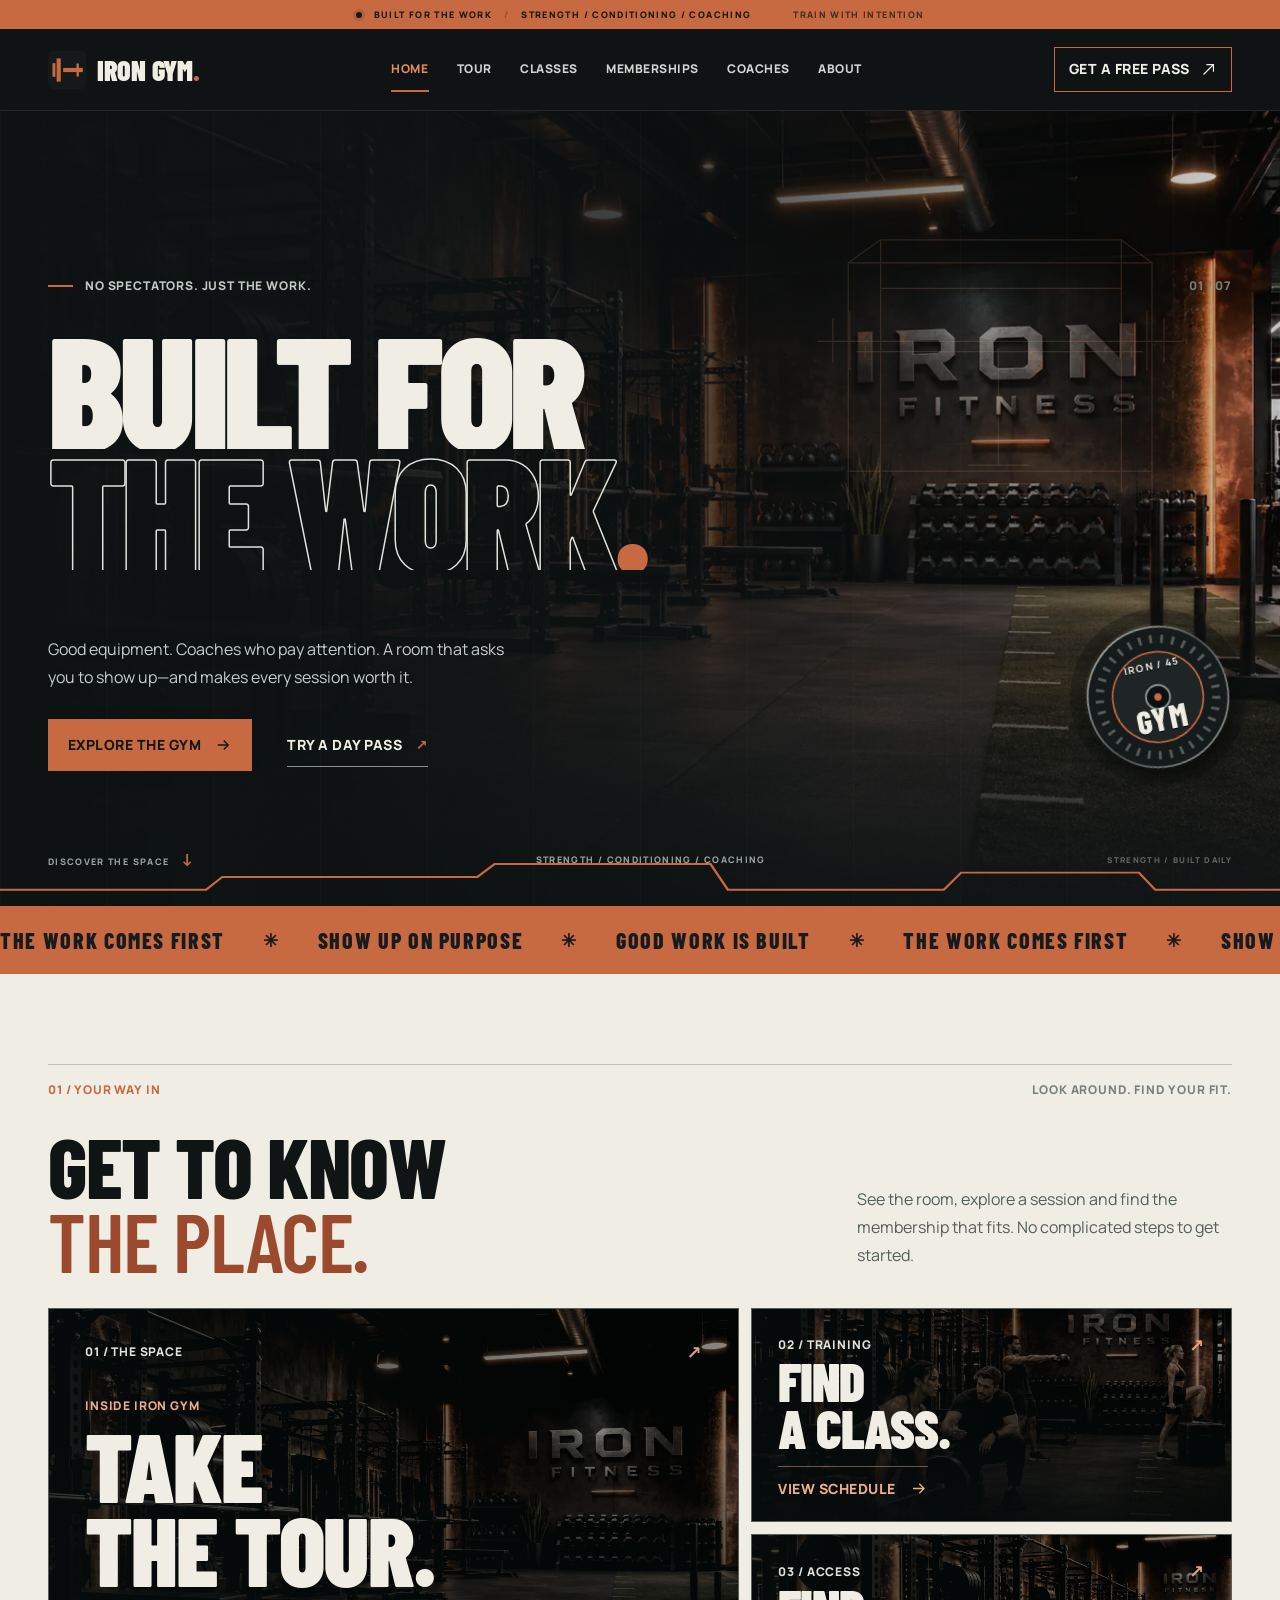
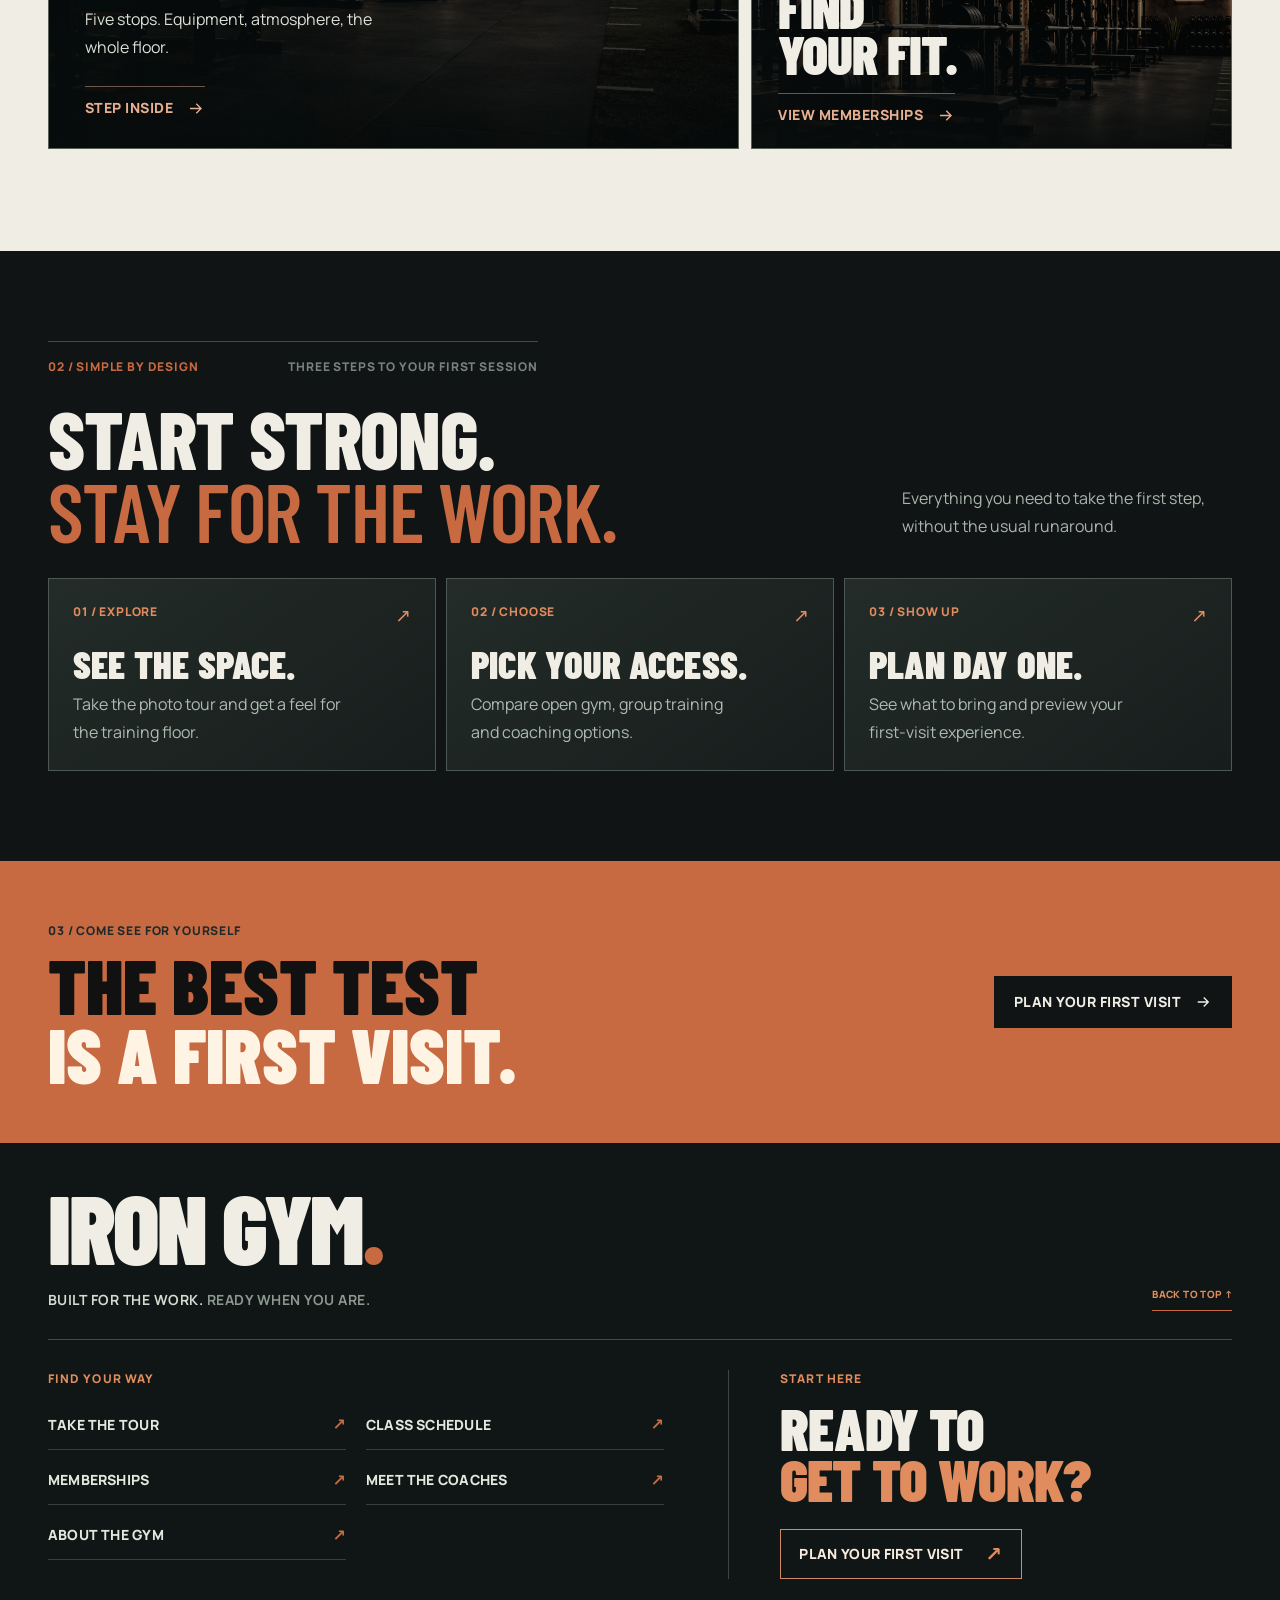
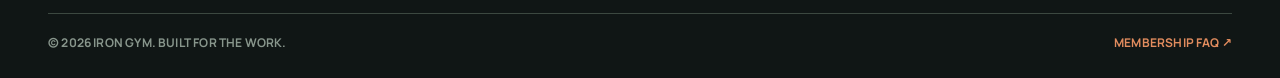
<file: index.html>
<!doctype html>
<html lang="en">
<head>
  <meta charset="utf-8">
  <meta name="viewport" content="width=device-width, initial-scale=1, viewport-fit=cover">
  <meta name="theme-color" content="#111415">
  <meta name="description" content="IRON GYM is a strength-first training space designed for focused work. Discover our programs, classes, coaching and memberships.">
  <meta property="og:type" content="website">
  <meta property="og:title" content="IRON GYM — Built for the Work">
  <meta property="og:description" content="IRON GYM is a strength-first training space designed for focused work. Discover our programs, classes, coaching and memberships.">
  <meta name="twitter:card" content="summary_large_image">
  <title>IRON GYM — Built for the Work</title>
  <link rel="icon" type="image/svg+xml" href="assets/iron-mark.svg">
  <link rel="preconnect" href="https://fonts.googleapis.com">
  <link rel="preconnect" href="https://fonts.gstatic.com" crossorigin>
  <link href="https://fonts.googleapis.com/css2?family=Barlow+Condensed:wght@500;600;700;800;900&family=Manrope:wght@400;500;600;700;800&display=swap" rel="stylesheet">
  <link rel="stylesheet" href="styles.css">
  <script src="config.js" defer></script>
  <script src="app.js" defer></script>
</head>
<body data-page="index">
  <a class="skip-link" href="#main">Skip to content</a>
  <!-- Bespoke hand-drawn icon symbols. No icon packages or external icon dependencies. -->
  <svg class="svg-sprite" aria-hidden="true" focusable="false" xmlns="http://www.w3.org/2000/svg">
    <symbol id="i-arrow" viewBox="0 0 24 24"><path d="M5 12h14m-6-6 6 6-6 6"/></symbol>
    <symbol id="i-diagonal" viewBox="0 0 24 24"><path d="M5 19 19 5M9 5h10v10"/></symbol>
    <symbol id="i-plus" viewBox="0 0 24 24"><path d="M12 4v16M4 12h16"/></symbol>
    <symbol id="i-chevron" viewBox="0 0 24 24"><path d="m5 9 7 7 7-7"/></symbol>
    <symbol id="i-clock" viewBox="0 0 24 24"><circle cx="12" cy="12" r="9"/><path d="M12 6v6l4 2"/></symbol>
    <symbol id="i-location" viewBox="0 0 24 24"><path d="M12 21s-7-6-7-12a7 7 0 0 1 14 0c0 6-7 12-7 12Z"/><circle cx="12" cy="9" r="2.5"/></symbol>
    <symbol id="i-check" viewBox="0 0 24 24"><path d="m4 12 5 5L20 6"/></symbol>
    <symbol id="i-bars" viewBox="0 0 48 48"><path d="M4 15h5v18H4zm8-7h7v32h-7zm10 13h23v6H22z"/><path d="M40 14v20"/></symbol>
    <symbol id="i-plates" viewBox="0 0 48 48"><path d="M5 24h38M8 18v12M14 13v22M21 9v30M27 17v14M34 13v22M40 18v12"/></symbol>
    <symbol id="i-coach" viewBox="0 0 48 48"><circle cx="24" cy="12" r="7"/><path d="M8 41v-8c0-9 7-14 16-14s16 5 16 14v8H8zM15 29l9 6 9-6"/></symbol>
    <symbol id="i-pulse" viewBox="0 0 48 48"><path d="M3 25h10l5-13 9 25 5-12h13"/></symbol>
    <symbol id="i-locker" viewBox="0 0 48 48"><rect x="10" y="4" width="28" height="40" rx="1"/><path d="M24 4v40M15 14h4M29 14h4M15 34h4M29 34h4"/></symbol>
    <symbol id="i-shower" viewBox="0 0 48 48"><path d="M11 25V14a8 8 0 0 1 16 0v4M19 18h16v5H19zM23 29v2m8-2v2m-8 7v2m8-7v2M38 29v2M16 29v2"/></symbol>
    <symbol id="i-recovery" viewBox="0 0 48 48"><path d="M24 43s-18-10-18-23a10 10 0 0 1 18-6 10 10 0 0 1 18 6C42 33 24 43 24 43Z"/><path d="M11 26h8l4-9 5 15 3-6h7"/></symbol>
    <symbol id="i-parking" viewBox="0 0 48 48"><rect x="5" y="7" width="38" height="34" rx="2"/><path d="M18 34V14h10a7 7 0 0 1 0 14H18"/></symbol>
    <symbol id="i-strength" viewBox="0 0 48 48"><path d="M4 24h40M8 17v14M14 12v24M20 18v12M28 18v12M34 12v24M40 17v14"/></symbol>
    <symbol id="i-conditioning" viewBox="0 0 48 48"><path d="m9 42 8-15-2-9 7-7 9 2 6 9-6 3-5-7-5 7 10 9-3 9M22 11a5 5 0 1 0-1-10 5 5 0 0 0 1 10"/></symbol>
    <symbol id="i-mobility" viewBox="0 0 48 48"><circle cx="24" cy="8" r="5"/><path d="m8 40 12-12 4-13 4 13 12 12M12 26l12-6 12 6"/></symbol>
    <symbol id="i-smallgroup" viewBox="0 0 48 48"><circle cx="15" cy="13" r="6"/><circle cx="33" cy="13" r="6"/><path d="M3 39v-8a12 12 0 0 1 24 0v8H3zm18 0v-8a12 12 0 0 1 24 0v8H21"/></symbol>
  </svg>

  <div class="announcement"><span class="announcement-dot"></span> BUILT FOR THE WORK <span class="announcement-sep">/</span> <span>STRENGTH / CONDITIONING / COACHING</span> <span class="announcement-right">TRAIN WITH INTENTION</span></div>
  <header class="site-header" id="top">
    <div class="header-inner shell">
      <a class="wordmark" href="index.html" aria-label="Iron Gym home">
        <img src="assets/iron-mark.svg" alt="" width="36" height="36">
        <span>IRON<span class="brand-space"> </span>GYM<span class="wordmark-period">.</span></span>
      </a>
      <nav class="desktop-nav" aria-label="Main navigation"><a href="index.html" aria-current="page">HOME</a><a href="tour.html">TOUR</a><a href="classes.html">CLASSES</a><a href="memberships.html">MEMBERSHIPS</a><a href="coaches.html">COACHES</a><a href="about.html">ABOUT</a></nav>
      <div class="header-actions"><a class="header-pass" href="visit.html#free-pass">GET A FREE PASS <svg><use href="#i-diagonal"/></svg></a><button id="menu-toggle" class="menu-toggle" aria-label="Open navigation" aria-controls="mobile-nav" aria-expanded="false"><span></span><span></span><span></span></button></div>
    </div>
    <nav id="mobile-nav" class="mobile-nav" aria-label="Mobile navigation" hidden><a href="index.html" aria-current="page">HOME <span>01</span></a><a href="tour.html">PHOTO TOUR <span>02</span></a><a href="classes.html">CLASSES <span>03</span></a><a href="memberships.html">MEMBERSHIPS <span>04</span></a><a href="coaches.html">COACHES <span>05</span></a><a href="about.html">ABOUT <span>06</span></a><a href="visit.html">FREE DAY PASS <span>07</span></a></nav>
  </header>

  <main id="main">
<section class="hero" aria-labelledby="hero-title">
      <div class="hero-photo" role="img" aria-label="Atmospheric image of a strength training floor with black steel racks and dramatic lighting."></div>
      <div class="hero-noise"></div><div class="hero-grid"></div>
      <svg class="cinema-rack-drawing" viewBox="0 0 540 420" fill="none" aria-hidden="true" focusable="false">
        <path d="M94 365V76L132 49H414L450 76V365M132 49V344M414 49V344M94 76H450M132 106H414M132 320H414M93 320H450M104 180H439M114 174V186M426 174V186"/>
        <path d="M58 168H485M76 142V192M96 133V201M444 133V201M464 142V192M103 168H437M270 177V313M235 313H305M221 335H318M188 347H350"/>
      </svg>
      <div class="shell hero-content">
        <div class="hero-eyebrow"><span class="tiny-dash"></span> NO SPECTATORS. JUST THE WORK. <span class="hero-count">01 / 07</span></div>
        <h1 id="hero-title"><span class="hero-line hero-line-one">BUILT FOR</span><span class="hero-outline hero-line hero-line-two">THE WORK<span class="copper-dot">.</span></span></h1>
        <div class="hero-lower"><div class="hero-copy"><p>Good equipment. Coaches who pay attention. A room that asks you to show up—and makes every session worth it.</p><div class="hero-ctas"><a class="button button-copper" href="tour.html">EXPLORE THE GYM <svg><use href="#i-arrow"/></svg></a><a class="text-link" href="visit.html#free-pass">TRY A DAY PASS <span>↗</span></a></div></div><div class="hero-stamp" aria-label="Iron Gym custom weight-plate insignia: built for the work">
            <svg class="plate-mark" viewBox="0 0 160 160" aria-hidden="true" focusable="false">
              <defs><linearGradient id="plate-steel" x1="0" y1="0" x2="1" y2="1"><stop offset="0" stop-color="#b4b7ae"/><stop offset=".5" stop-color="#4c5655"/><stop offset="1" stop-color="#929b95"/></linearGradient></defs>
              <circle cx="80" cy="80" r="76" fill="#151a1b" stroke="url(#plate-steel)" stroke-width="2"/>
              <circle cx="80" cy="80" r="63" fill="none" stroke="#545d58" stroke-width="9" stroke-dasharray="3 9"/>
              <circle cx="80" cy="80" r="49" fill="#1f2525" stroke="#c76a42" stroke-width="1.7"/>
              <circle cx="80" cy="80" r="13" fill="#0d1011" stroke="#8b9590" stroke-width="2"/>
              <circle cx="80" cy="80" r="4" fill="#c76a42"/>
            </svg>
            <span class="plate-word plate-word-top">IRON / 45</span><b class="plate-word plate-word-bottom">GYM</b>
          </div></div>
      </div>
<div class="hero-bottom shell"><span>DISCOVER THE SPACE <span class="scroll-down">↓</span></span><span>STRENGTH / CONDITIONING / COACHING</span><span class="hero-image-label">STRENGTH / BUILT DAILY</span></div>
      <svg class="forge-stroke hero-stroke" viewBox="0 0 1180 64" preserveAspectRatio="none" aria-hidden="true"><path d="M0 44H190L205 29H440L456 14H655L671 44H870L886 24H1050L1065 44H1180"/></svg>
    </section>


    <div class="marquee" aria-label="Built for the work"><div class="marquee-track" aria-hidden="true"><span>THE WORK COMES FIRST</span><b>✳</b><span>SHOW UP ON PURPOSE</span><b>✳</b><span>GOOD WORK IS BUILT</span><b>✳</b><span>THE WORK COMES FIRST</span><b>✳</b><span>SHOW UP ON PURPOSE</span><b>✳</b></div></div>

    <section class="section section-bone home-portal" id="explore" aria-labelledby="portal-title">
      <div class="shell">
        <div class="section-kicker"><span>01 / YOUR WAY IN</span><span>LOOK AROUND. FIND YOUR FIT.</span></div>
        <div class="home-portal-intro" data-reveal><h2 class="display-heading" id="portal-title">GET TO KNOW<br><em>THE PLACE.</em></h2><p>See the room, explore a session and find the membership that fits. No complicated steps to get started.</p></div>
        <div class="home-portal-grid" data-reveal>
          <a class="home-portal-card home-portal-card-feature" href="tour.html">
            <img src="assets/iron-floor.webp" alt="" width="1400" height="1050" loading="lazy" decoding="async">
            <div class="home-portal-card-top"><span>01 / THE SPACE</span><span>↗</span></div>
            <div class="home-portal-card-copy"><span>INSIDE IRON GYM</span><strong>TAKE<br>THE TOUR.</strong><p>Five stops. Equipment, atmosphere, the whole floor.</p><span class="home-portal-link">STEP INSIDE <svg aria-hidden="true"><use href="#i-arrow"/></svg></span></div>
          </a>
          <a class="home-portal-card home-portal-card-classes" href="classes.html">
            <img src="assets/iron-coaching.webp" alt="" width="900" height="750" loading="lazy" decoding="async">
            <div class="home-portal-card-top"><span>02 / TRAINING</span><span>↗</span></div>
            <div class="home-portal-card-copy"><strong>FIND<br>A CLASS.</strong><span class="home-portal-link">VIEW SCHEDULE <svg aria-hidden="true"><use href="#i-arrow"/></svg></span></div>
          </a>
          <a class="home-portal-card home-portal-card-plans" href="memberships.html">
            <img src="assets/iron-racks.webp" alt="" width="900" height="750" loading="lazy" decoding="async">
            <div class="home-portal-card-top"><span>03 / ACCESS</span><span>↗</span></div>
            <div class="home-portal-card-copy"><strong>FIND<br>YOUR FIT.</strong><span class="home-portal-link">VIEW MEMBERSHIPS <svg aria-hidden="true"><use href="#i-arrow"/></svg></span></div>
          </a>
        </div>
      </div>
    </section>

    <section class="section section-dark home-start" aria-labelledby="home-start-title">
      <div class="shell">
        <div class="section-kicker section-kicker-local"><span>02 / SIMPLE BY DESIGN</span><span>THREE STEPS TO YOUR FIRST SESSION</span></div>
        <div class="home-start-head" data-reveal><h2 class="display-heading" id="home-start-title">START STRONG.<br><em>STAY FOR THE WORK.</em></h2><p>Everything you need to take the first step, without the usual runaround.</p></div>
        <div class="home-start-grid" data-reveal>
          <a href="tour.html"><span>01 / EXPLORE</span><strong>SEE THE SPACE.</strong><p>Take the photo tour and get a feel for the training floor.</p><b aria-hidden="true">↗</b></a>
          <a href="memberships.html"><span>02 / CHOOSE</span><strong>PICK YOUR ACCESS.</strong><p>Compare open gym, group training and coaching options.</p><b aria-hidden="true">↗</b></a>
          <a href="visit.html#first-visit"><span>03 / SHOW UP</span><strong>PLAN DAY ONE.</strong><p>See what to bring and preview your first-visit experience.</p><b aria-hidden="true">↗</b></a>
        </div>
      </div>
    </section>
    <section class="home-final" aria-labelledby="home-final-title"><div class="shell home-final-inner" data-reveal><div><span class="eyebrow">03 / COME SEE FOR YOURSELF</span><h2 id="home-final-title">THE BEST TEST<br><em>IS A FIRST VISIT.</em></h2></div><a class="button button-dark" href="visit.html">PLAN YOUR FIRST VISIT <svg aria-hidden="true"><use href="#i-arrow"/></svg></a></div></section>
</main>

  <footer class="site-footer" id="contact">
  <div class="shell">
    <div class="footer-head">
      <div class="footer-brand"><a class="footer-logo" href="index.html">IRON GYM<span>.</span></a><p>BUILT FOR THE WORK. <span>READY WHEN YOU ARE.</span></p></div>
      <a class="footer-top" href="#top">BACK TO TOP ↑</a>
    </div>
    <div class="footer-main">
      <nav class="footer-nav" aria-label="Footer navigation">
        <span class="footer-kicker">FIND YOUR WAY</span>
        <div class="footer-nav-grid">
          <a href="tour.html">TAKE THE TOUR <span aria-hidden="true">↗</span></a>
          <a href="classes.html">CLASS SCHEDULE <span aria-hidden="true">↗</span></a>
          <a href="memberships.html">MEMBERSHIPS <span aria-hidden="true">↗</span></a>
          <a href="coaches.html">MEET THE COACHES <span aria-hidden="true">↗</span></a>
          <a href="about.html">ABOUT THE GYM <span aria-hidden="true">↗</span></a>
        </div>
      </nav>
      <div class="footer-visit">
        <span class="footer-kicker">START HERE</span>
        <h3>READY TO<br><em>GET TO WORK?</em></h3>
        <a href="visit.html#first-visit">PLAN YOUR FIRST VISIT <span aria-hidden="true">↗</span></a>
      </div>
    </div>
    <div class="footer-extra" id="footer-extra" hidden>
      <div class="footer-location" id="footer-location" hidden>
        <span class="footer-kicker">FIND US</span>
        <p id="footer-address"></p>
        <p class="footer-hours" id="footer-hours"></p>
        <div id="map-container" class="footer-map-frame" hidden></div>
      </div>
      <div class="footer-social" id="footer-social" hidden>
        <span class="footer-kicker">FOLLOW ALONG</span>
        <div id="footer-social-links"></div>
      </div>
    </div>
    <div class="footer-bottom">
      <span>© <span id="copyright-year">2026</span> IRON GYM. BUILT FOR THE WORK.</span>
      <a href="memberships.html#faq">MEMBERSHIP FAQ ↗</a>
    </div>
  </div>
</footer>

  <div class="sticky-mobile-actions" aria-label="Quick actions"><a href="memberships.html" class="mobile-join">VIEW PLANS <svg><use href="#i-arrow"/></svg></a><a href="visit.html#free-pass" class="mobile-pass">FREE PASS <svg><use href="#i-diagonal"/></svg></a></div>

  <dialog id="booking-dialog" class="booking-dialog" aria-labelledby="dialog-title"><form method="dialog" class="dialog-shell"><div class="dialog-top"><span>IRON GYM / REQUEST A SESSION</span><button class="dialog-close" value="cancel" aria-label="Close dialog" type="submit">×</button></div><h2 id="dialog-title">LET'S GET TO WORK.</h2><p id="dialog-copy">Choose a session to see what comes next.</p><div id="dialog-details"></div><p class="dialog-disclaimer">Preview only. No reservations are made. A verified scheduling provider must be connected before launch.</p><div class="dialog-actions"><button class="button button-ghost-dark" value="cancel" type="submit">GO BACK</button><a href="visit.html#free-pass" id="dialog-pass-link" class="button button-copper">GET A FREE PASS ↗</a></div></form></dialog>
  <div class="sr-only" aria-live="polite" aria-atomic="true" id="status-announcer"></div>
</body>
</html>
</file>
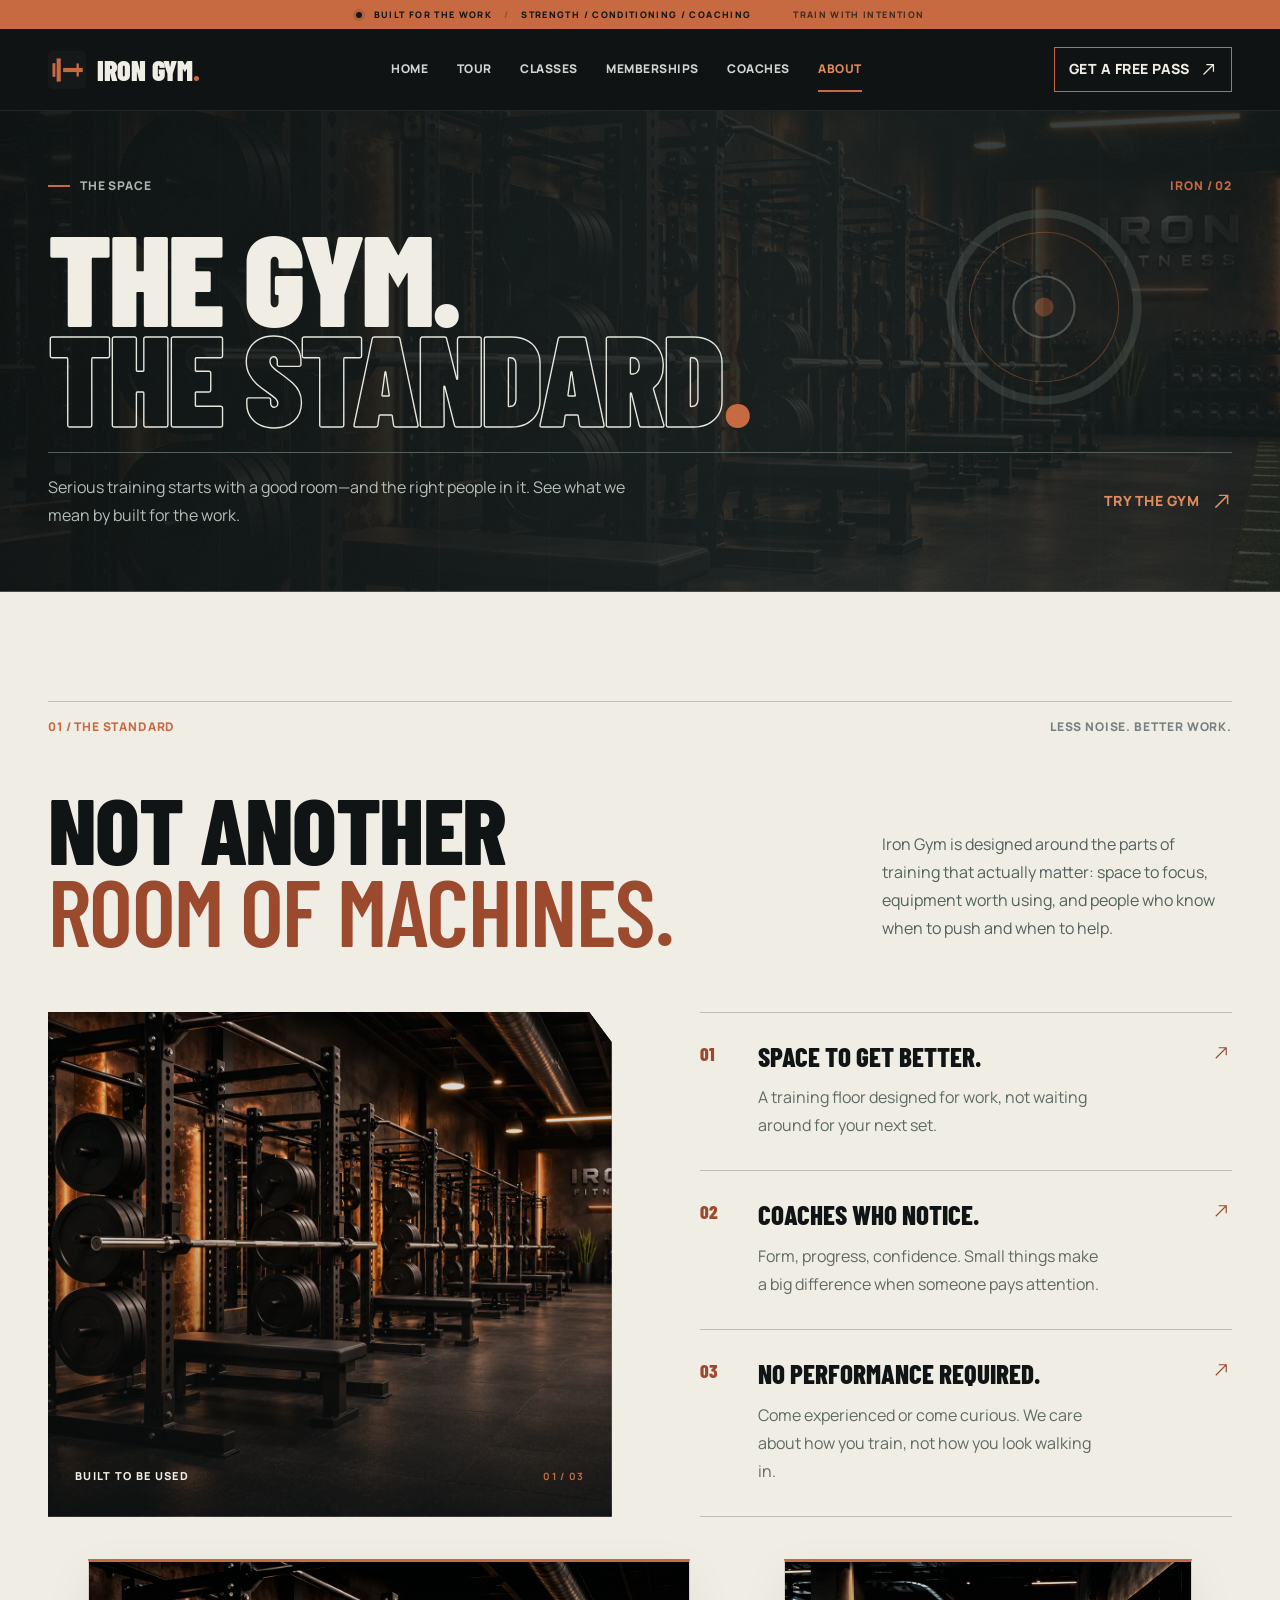
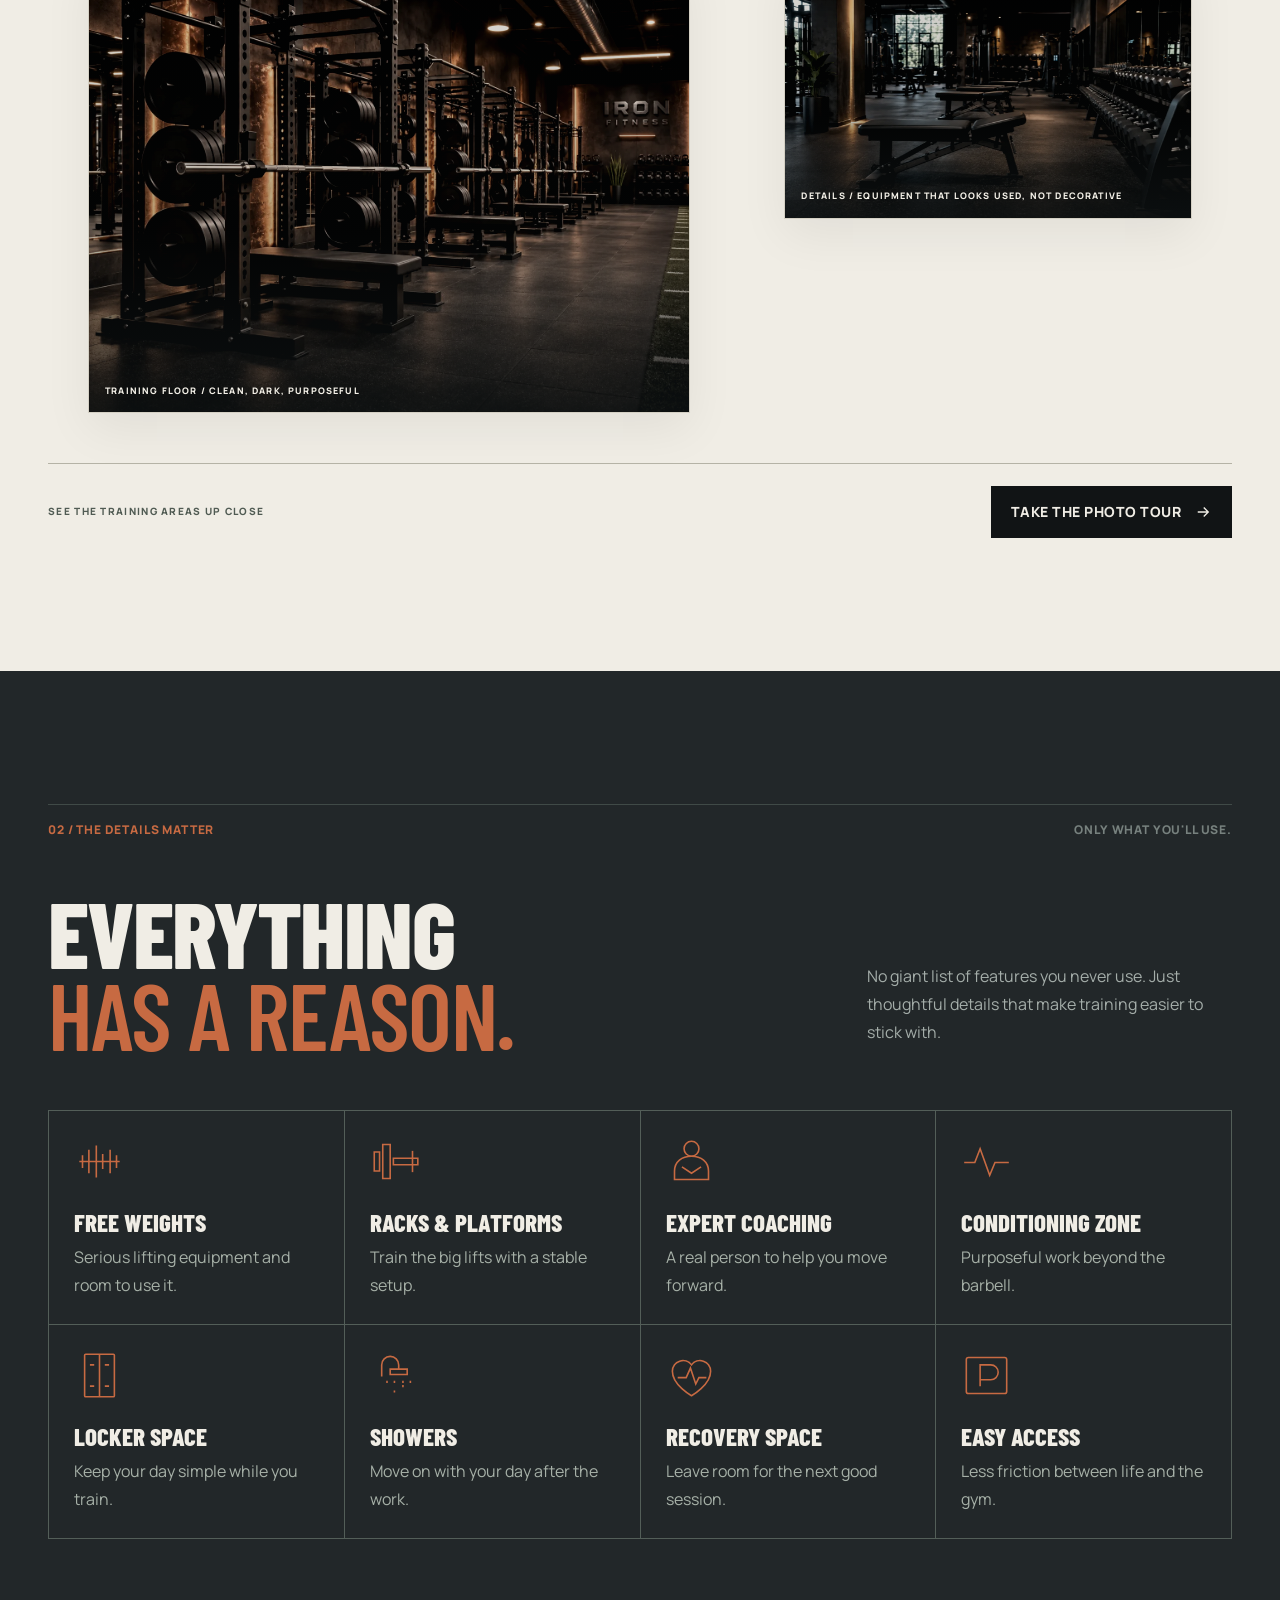
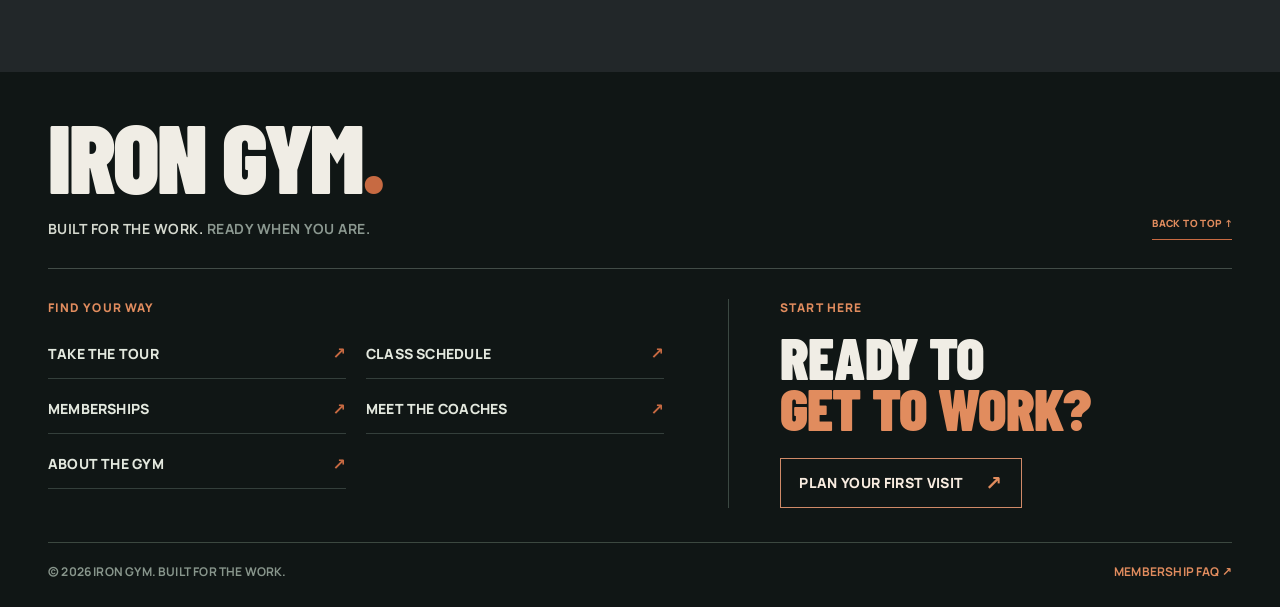
<file: about.html>
<!doctype html>
<html lang="en">
<head>
  <meta charset="utf-8">
  <meta name="viewport" content="width=device-width, initial-scale=1, viewport-fit=cover">
  <meta name="theme-color" content="#111415">
  <meta name="description" content="Discover the Iron Gym training philosophy, amenities, and the details behind our strength-first gym experience.">
  <meta property="og:type" content="website">
  <meta property="og:title" content="About the Gym | IRON GYM">
  <meta property="og:description" content="Discover the Iron Gym training philosophy, amenities, and the details behind our strength-first gym experience.">
  <meta name="twitter:card" content="summary_large_image">
  <title>About the Gym | IRON GYM</title>
  <link rel="icon" type="image/svg+xml" href="assets/iron-mark.svg">
  <link rel="preconnect" href="https://fonts.googleapis.com">
  <link rel="preconnect" href="https://fonts.gstatic.com" crossorigin>
  <link href="https://fonts.googleapis.com/css2?family=Barlow+Condensed:wght@500;600;700;800;900&family=Manrope:wght@400;500;600;700;800&display=swap" rel="stylesheet">
  <link rel="stylesheet" href="styles.css">
  <script src="config.js" defer></script>
  <script src="app.js" defer></script>
</head>
<body data-page="about">
  <a class="skip-link" href="#main">Skip to content</a>
  <!-- Bespoke hand-drawn icon symbols. No icon packages or external icon dependencies. -->
  <svg class="svg-sprite" aria-hidden="true" focusable="false" xmlns="http://www.w3.org/2000/svg">
    <symbol id="i-arrow" viewBox="0 0 24 24"><path d="M5 12h14m-6-6 6 6-6 6"/></symbol>
    <symbol id="i-diagonal" viewBox="0 0 24 24"><path d="M5 19 19 5M9 5h10v10"/></symbol>
    <symbol id="i-plus" viewBox="0 0 24 24"><path d="M12 4v16M4 12h16"/></symbol>
    <symbol id="i-chevron" viewBox="0 0 24 24"><path d="m5 9 7 7 7-7"/></symbol>
    <symbol id="i-clock" viewBox="0 0 24 24"><circle cx="12" cy="12" r="9"/><path d="M12 6v6l4 2"/></symbol>
    <symbol id="i-location" viewBox="0 0 24 24"><path d="M12 21s-7-6-7-12a7 7 0 0 1 14 0c0 6-7 12-7 12Z"/><circle cx="12" cy="9" r="2.5"/></symbol>
    <symbol id="i-check" viewBox="0 0 24 24"><path d="m4 12 5 5L20 6"/></symbol>
    <symbol id="i-bars" viewBox="0 0 48 48"><path d="M4 15h5v18H4zm8-7h7v32h-7zm10 13h23v6H22z"/><path d="M40 14v20"/></symbol>
    <symbol id="i-plates" viewBox="0 0 48 48"><path d="M5 24h38M8 18v12M14 13v22M21 9v30M27 17v14M34 13v22M40 18v12"/></symbol>
    <symbol id="i-coach" viewBox="0 0 48 48"><circle cx="24" cy="12" r="7"/><path d="M8 41v-8c0-9 7-14 16-14s16 5 16 14v8H8zM15 29l9 6 9-6"/></symbol>
    <symbol id="i-pulse" viewBox="0 0 48 48"><path d="M3 25h10l5-13 9 25 5-12h13"/></symbol>
    <symbol id="i-locker" viewBox="0 0 48 48"><rect x="10" y="4" width="28" height="40" rx="1"/><path d="M24 4v40M15 14h4M29 14h4M15 34h4M29 34h4"/></symbol>
    <symbol id="i-shower" viewBox="0 0 48 48"><path d="M11 25V14a8 8 0 0 1 16 0v4M19 18h16v5H19zM23 29v2m8-2v2m-8 7v2m8-7v2M38 29v2M16 29v2"/></symbol>
    <symbol id="i-recovery" viewBox="0 0 48 48"><path d="M24 43s-18-10-18-23a10 10 0 0 1 18-6 10 10 0 0 1 18 6C42 33 24 43 24 43Z"/><path d="M11 26h8l4-9 5 15 3-6h7"/></symbol>
    <symbol id="i-parking" viewBox="0 0 48 48"><rect x="5" y="7" width="38" height="34" rx="2"/><path d="M18 34V14h10a7 7 0 0 1 0 14H18"/></symbol>
    <symbol id="i-strength" viewBox="0 0 48 48"><path d="M4 24h40M8 17v14M14 12v24M20 18v12M28 18v12M34 12v24M40 17v14"/></symbol>
    <symbol id="i-conditioning" viewBox="0 0 48 48"><path d="m9 42 8-15-2-9 7-7 9 2 6 9-6 3-5-7-5 7 10 9-3 9M22 11a5 5 0 1 0-1-10 5 5 0 0 0 1 10"/></symbol>
    <symbol id="i-mobility" viewBox="0 0 48 48"><circle cx="24" cy="8" r="5"/><path d="m8 40 12-12 4-13 4 13 12 12M12 26l12-6 12 6"/></symbol>
    <symbol id="i-smallgroup" viewBox="0 0 48 48"><circle cx="15" cy="13" r="6"/><circle cx="33" cy="13" r="6"/><path d="M3 39v-8a12 12 0 0 1 24 0v8H3zm18 0v-8a12 12 0 0 1 24 0v8H21"/></symbol>
  </svg>

  <div class="announcement"><span class="announcement-dot"></span> BUILT FOR THE WORK <span class="announcement-sep">/</span> <span>STRENGTH / CONDITIONING / COACHING</span> <span class="announcement-right">TRAIN WITH INTENTION</span></div>
  <header class="site-header" id="top">
    <div class="header-inner shell">
      <a class="wordmark" href="index.html" aria-label="Iron Gym home">
        <img src="assets/iron-mark.svg" alt="" width="36" height="36">
        <span>IRON<span class="brand-space"> </span>GYM<span class="wordmark-period">.</span></span>
      </a>
      <nav class="desktop-nav" aria-label="Main navigation"><a href="index.html">HOME</a><a href="tour.html">TOUR</a><a href="classes.html">CLASSES</a><a href="memberships.html">MEMBERSHIPS</a><a href="coaches.html">COACHES</a><a href="about.html" aria-current="page">ABOUT</a></nav>
      <div class="header-actions"><a class="header-pass" href="visit.html#free-pass">GET A FREE PASS <svg><use href="#i-diagonal"/></svg></a><button id="menu-toggle" class="menu-toggle" aria-label="Open navigation" aria-controls="mobile-nav" aria-expanded="false"><span></span><span></span><span></span></button></div>
    </div>
    <nav id="mobile-nav" class="mobile-nav" aria-label="Mobile navigation" hidden><a href="index.html">HOME <span>01</span></a><a href="tour.html">PHOTO TOUR <span>02</span></a><a href="classes.html">CLASSES <span>03</span></a><a href="memberships.html">MEMBERSHIPS <span>04</span></a><a href="coaches.html">COACHES <span>05</span></a><a href="about.html" aria-current="page">ABOUT <span>06</span></a><a href="visit.html">FREE DAY PASS <span>07</span></a></nav>
  </header>

  <main id="main">
<section class="inner-hero" aria-labelledby="page-title">
      <div class="inner-hero-grain" aria-hidden="true"></div>
      <div class="shell inner-hero-content">
        <div class="inner-hero-top"><span><i aria-hidden="true"></i> THE SPACE</span><span>IRON / 02</span></div>
        <div class="inner-hero-type"><h1 id="page-title">THE GYM.<br><em>THE STANDARD<span>.</span></em></h1><div class="inner-hero-mark" aria-hidden="true"><svg viewBox="0 0 200 200"><circle cx="100" cy="100" r="89" fill="none" stroke="#545e59" stroke-width="8"/><circle cx="100" cy="100" r="71" fill="none" stroke="#c76a42" stroke-width="1"/><circle cx="100" cy="100" r="29" fill="#202728" stroke="#9aa7a2" stroke-width="2"/><circle cx="100" cy="100" r="9" fill="#c76a42"/></svg></div></div>
        <div class="inner-hero-bottom"><p>Serious training starts with a good room—and the right people in it. See what we mean by built for the work.</p><a href="visit.html#free-pass">TRY THE GYM <svg aria-hidden="true"><use href="#i-diagonal"/></svg></a></div>
      </div>
    </section>
<section class="section section-bone" id="why" aria-labelledby="why-title">
      <div class="shell">
        <div class="section-kicker" data-reveal><span>01 / THE STANDARD</span><span>LESS NOISE. BETTER WORK.</span></div>
        <div class="why-top" data-reveal><h2 class="display-heading" id="why-title">NOT ANOTHER<br><em>ROOM OF MACHINES.</em></h2><p>Iron Gym is designed around the parts of training that actually matter: space to focus, equipment worth using, and people who know when to push and when to help.</p></div>
        <div class="standard-layout">
          <div class="standard-visual" data-reveal>
            <div class="standard-visual-image" role="img" aria-label="Training floor with power racks and weight equipment"></div>
            <div class="standard-overlay"><span>BUILT TO BE USED</span><b>01 / 03</b></div>
          </div>
          <div class="standard-points">
            <article class="standard-point" data-reveal><div class="standard-num">01</div><div><h3>SPACE TO GET BETTER.</h3><p>A training floor designed for work, not waiting around for your next set.</p></div><svg><use href="#i-diagonal"/></svg></article>
            <article class="standard-point" data-reveal><div class="standard-num">02</div><div><h3>COACHES WHO NOTICE.</h3><p>Form, progress, confidence. Small things make a big difference when someone pays attention.</p></div><svg><use href="#i-diagonal"/></svg></article>
            <article class="standard-point" data-reveal><div class="standard-num">03</div><div><h3>NO PERFORMANCE REQUIRED.</h3><p>Come experienced or come curious. We care about how you train, not how you look walking in.</p></div><svg><use href="#i-diagonal"/></svg></article>
          </div>
        </div>
        <div class="about-gallery" data-reveal>
          <figure class="gallery-shot gallery-shot-wide">
            <img src="assets/iron-racks.webp" alt="Strength training area with barbells and benches inside a modern gym" width="1600" height="1000" loading="lazy" decoding="async">
            <figcaption>TRAINING FLOOR / CLEAN, DARK, PURPOSEFUL</figcaption>
          </figure>
          <figure class="gallery-shot">
            <img src="assets/iron-dumbbells.webp" alt="Close-up of barbell plates and strength equipment in a gym" width="1200" height="900" loading="lazy" decoding="async">
            <figcaption>DETAILS / EQUIPMENT THAT LOOKS USED, NOT DECORATIVE</figcaption>
          </figure>
        </div>
        <div class="photo-showcase-link" data-reveal><span>SEE THE TRAINING AREAS UP CLOSE</span><a href="tour.html" class="button button-dark">TAKE THE PHOTO TOUR <svg aria-hidden="true"><use href="#i-arrow"/></svg></a></div></div></section><section class="section section-slate amenities-section" id="amenities" aria-labelledby="amenities-title"><div class="shell"><div class="section-kicker" data-reveal><span>02 / THE DETAILS MATTER</span><span>ONLY WHAT YOU'LL USE.</span></div><div class="section-intro light" data-reveal><h2 class="display-heading" id="amenities-title">EVERYTHING<br><em>HAS A REASON.</em></h2><p>No giant list of features you never use. Just thoughtful details that make training easier to stick with.</p></div><div id="amenity-grid" class="amenity-grid" data-reveal></div></div></section>
</main>

  <footer class="site-footer" id="contact">
  <div class="shell">
    <div class="footer-head">
      <div class="footer-brand"><a class="footer-logo" href="index.html">IRON GYM<span>.</span></a><p>BUILT FOR THE WORK. <span>READY WHEN YOU ARE.</span></p></div>
      <a class="footer-top" href="#top">BACK TO TOP ↑</a>
    </div>
    <div class="footer-main">
      <nav class="footer-nav" aria-label="Footer navigation">
        <span class="footer-kicker">FIND YOUR WAY</span>
        <div class="footer-nav-grid">
          <a href="tour.html">TAKE THE TOUR <span aria-hidden="true">↗</span></a>
          <a href="classes.html">CLASS SCHEDULE <span aria-hidden="true">↗</span></a>
          <a href="memberships.html">MEMBERSHIPS <span aria-hidden="true">↗</span></a>
          <a href="coaches.html">MEET THE COACHES <span aria-hidden="true">↗</span></a>
          <a href="about.html">ABOUT THE GYM <span aria-hidden="true">↗</span></a>
        </div>
      </nav>
      <div class="footer-visit">
        <span class="footer-kicker">START HERE</span>
        <h3>READY TO<br><em>GET TO WORK?</em></h3>
        <a href="visit.html#first-visit">PLAN YOUR FIRST VISIT <span aria-hidden="true">↗</span></a>
      </div>
    </div>
    <div class="footer-extra" id="footer-extra" hidden>
      <div class="footer-location" id="footer-location" hidden>
        <span class="footer-kicker">FIND US</span>
        <p id="footer-address"></p>
        <p class="footer-hours" id="footer-hours"></p>
        <div id="map-container" class="footer-map-frame" hidden></div>
      </div>
      <div class="footer-social" id="footer-social" hidden>
        <span class="footer-kicker">FOLLOW ALONG</span>
        <div id="footer-social-links"></div>
      </div>
    </div>
    <div class="footer-bottom">
      <span>© <span id="copyright-year">2026</span> IRON GYM. BUILT FOR THE WORK.</span>
      <a href="memberships.html#faq">MEMBERSHIP FAQ ↗</a>
    </div>
  </div>
</footer>

  <div class="sticky-mobile-actions" aria-label="Quick actions"><a href="memberships.html" class="mobile-join">VIEW PLANS <svg><use href="#i-arrow"/></svg></a><a href="visit.html#free-pass" class="mobile-pass">FREE PASS <svg><use href="#i-diagonal"/></svg></a></div>

  <dialog id="booking-dialog" class="booking-dialog" aria-labelledby="dialog-title"><form method="dialog" class="dialog-shell"><div class="dialog-top"><span>IRON GYM / REQUEST A SESSION</span><button class="dialog-close" value="cancel" aria-label="Close dialog" type="submit">×</button></div><h2 id="dialog-title">LET'S GET TO WORK.</h2><p id="dialog-copy">Choose a session to see what comes next.</p><div id="dialog-details"></div><p class="dialog-disclaimer">Preview only. No reservations are made. A verified scheduling provider must be connected before launch.</p><div class="dialog-actions"><button class="button button-ghost-dark" value="cancel" type="submit">GO BACK</button><a href="visit.html#free-pass" id="dialog-pass-link" class="button button-copper">GET A FREE PASS ↗</a></div></form></dialog>
  <div class="sr-only" aria-live="polite" aria-atomic="true" id="status-announcer"></div>
</body>
</html>
</file>
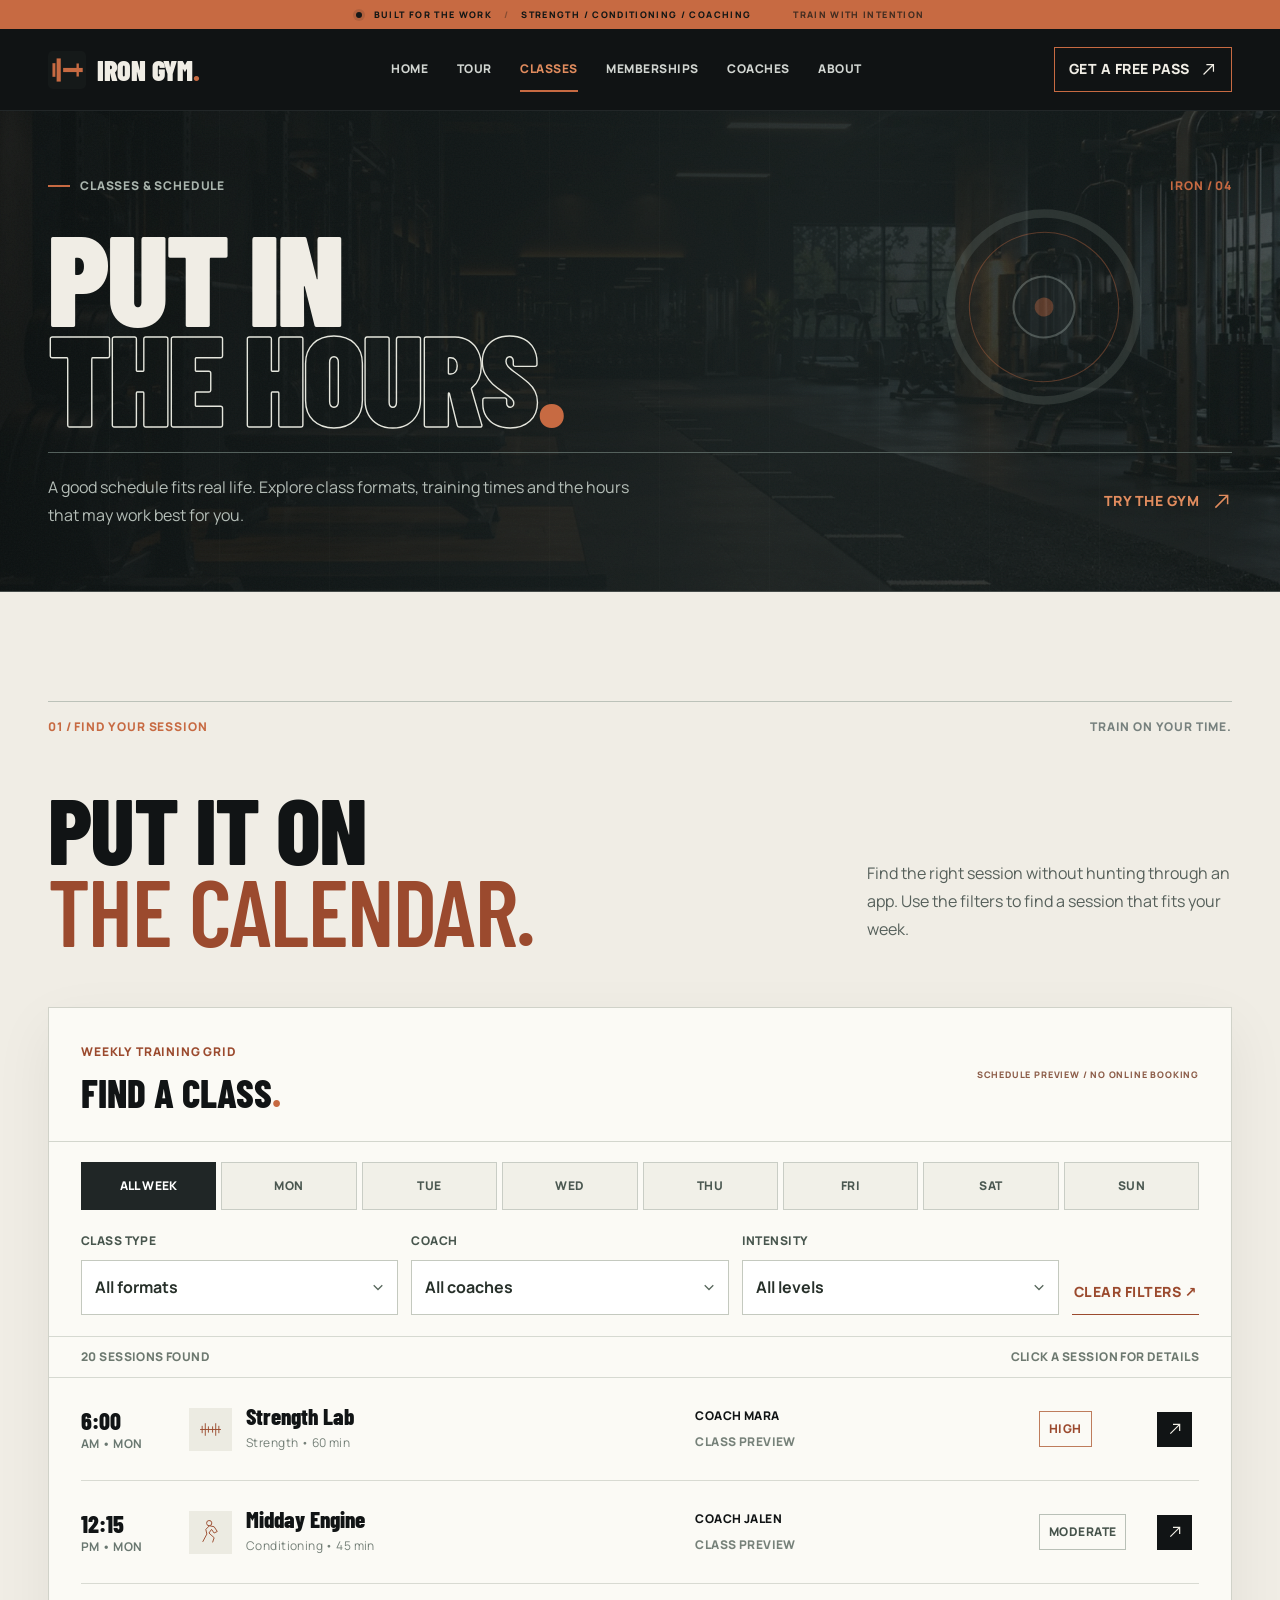
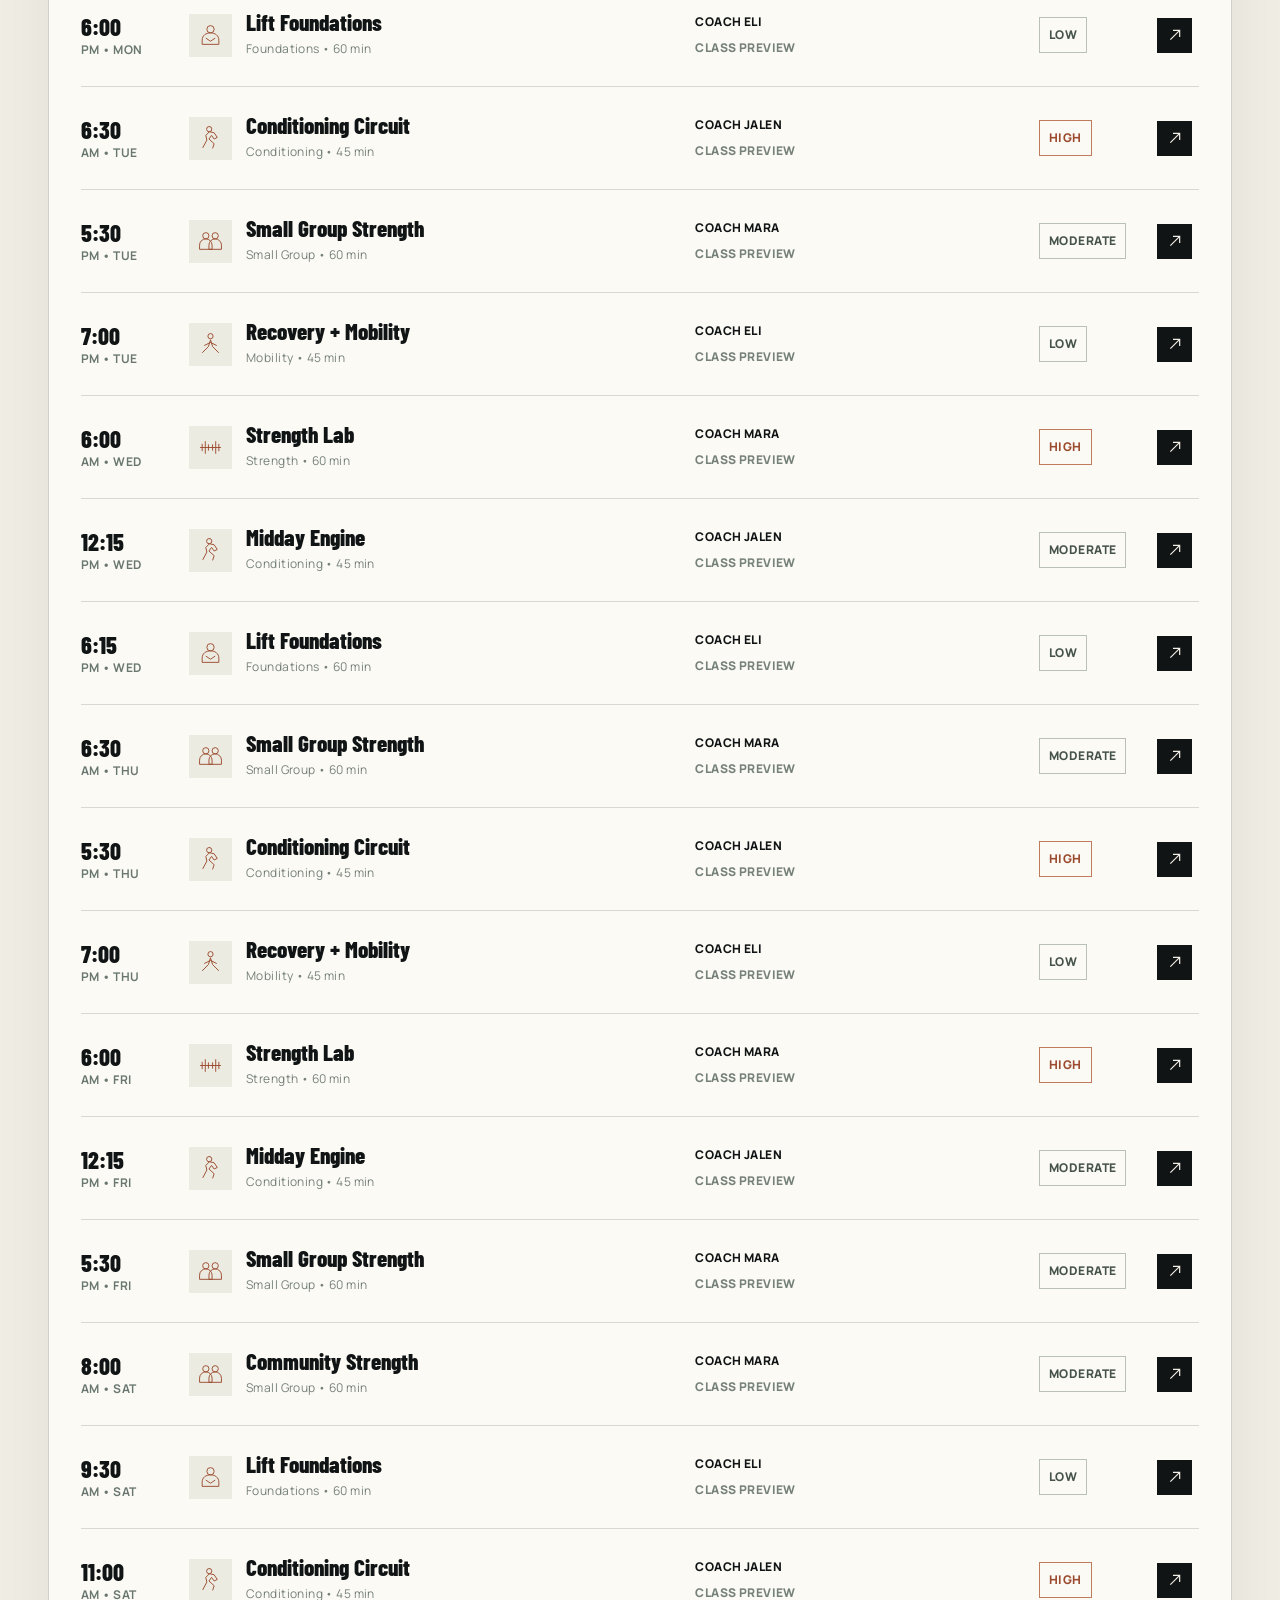
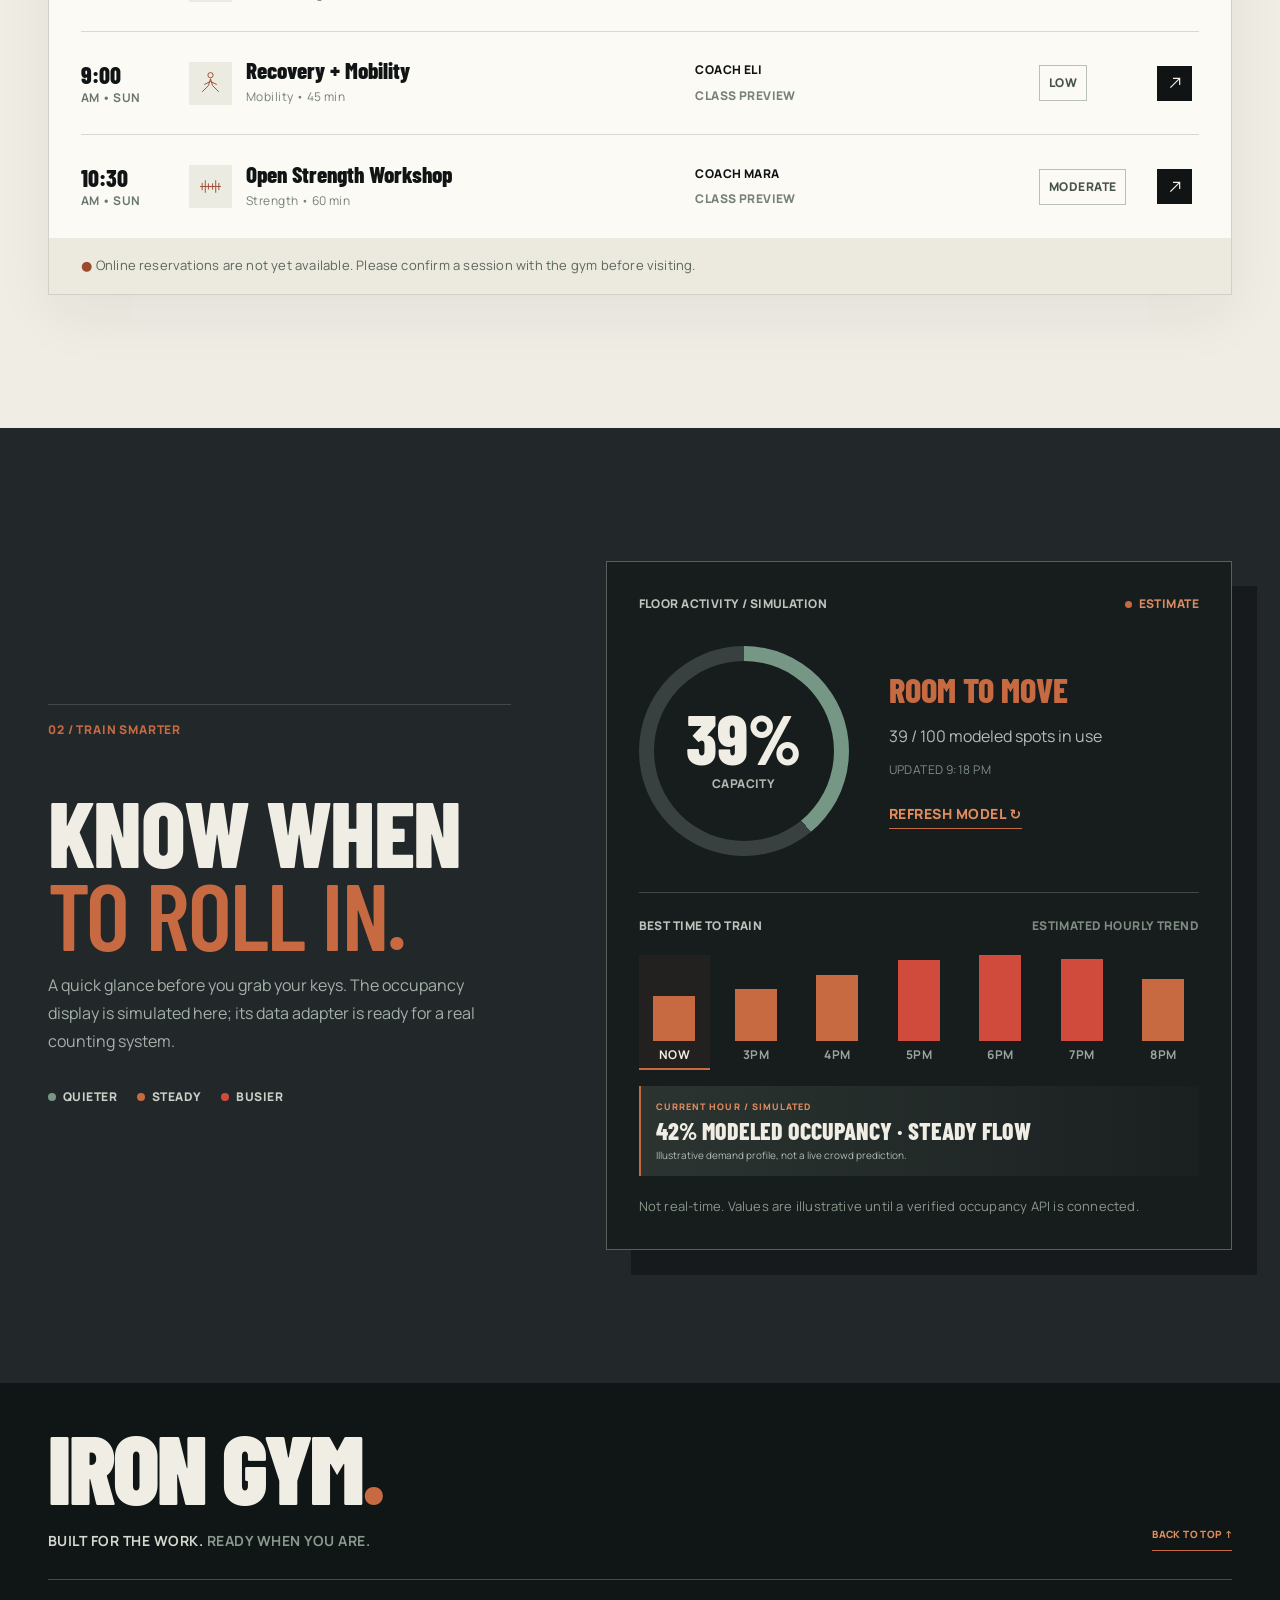
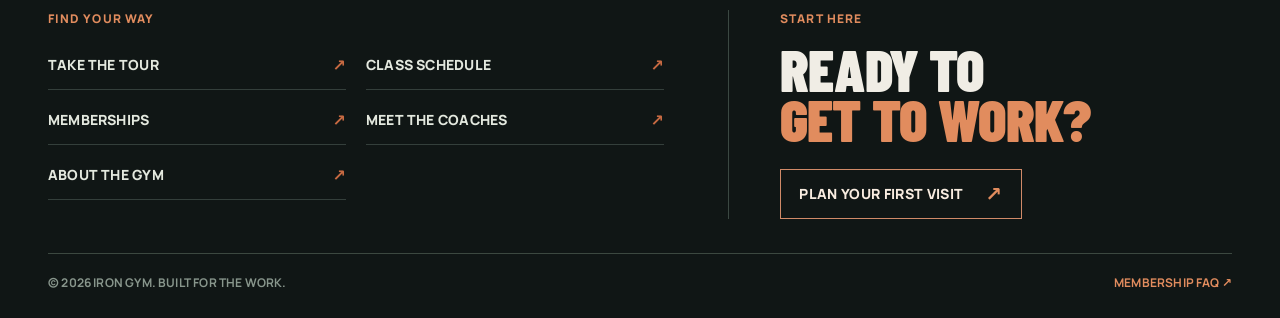
<file: classes.html>
<!doctype html>
<html lang="en">
<head>
  <meta charset="utf-8">
  <meta name="viewport" content="width=device-width, initial-scale=1, viewport-fit=cover">
  <meta name="theme-color" content="#111415">
  <meta name="description" content="Explore strength, conditioning, foundations and mobility sessions in a filterable class schedule. Explore training sessions at Iron Gym.">
  <meta property="og:type" content="website">
  <meta property="og:title" content="Classes &amp; Schedule | IRON GYM">
  <meta property="og:description" content="Explore strength, conditioning, foundations and mobility sessions in a filterable class schedule. Explore training sessions at Iron Gym.">
  <meta name="twitter:card" content="summary_large_image">
  <title>Classes &amp; Schedule | IRON GYM</title>
  <link rel="icon" type="image/svg+xml" href="assets/iron-mark.svg">
  <link rel="preconnect" href="https://fonts.googleapis.com">
  <link rel="preconnect" href="https://fonts.gstatic.com" crossorigin>
  <link href="https://fonts.googleapis.com/css2?family=Barlow+Condensed:wght@500;600;700;800;900&family=Manrope:wght@400;500;600;700;800&display=swap" rel="stylesheet">
  <link rel="stylesheet" href="styles.css">
  <script src="config.js" defer></script>
  <script src="app.js" defer></script>
</head>
<body data-page="classes">
  <a class="skip-link" href="#main">Skip to content</a>
  <!-- Bespoke hand-drawn icon symbols. No icon packages or external icon dependencies. -->
  <svg class="svg-sprite" aria-hidden="true" focusable="false" xmlns="http://www.w3.org/2000/svg">
    <symbol id="i-arrow" viewBox="0 0 24 24"><path d="M5 12h14m-6-6 6 6-6 6"/></symbol>
    <symbol id="i-diagonal" viewBox="0 0 24 24"><path d="M5 19 19 5M9 5h10v10"/></symbol>
    <symbol id="i-plus" viewBox="0 0 24 24"><path d="M12 4v16M4 12h16"/></symbol>
    <symbol id="i-chevron" viewBox="0 0 24 24"><path d="m5 9 7 7 7-7"/></symbol>
    <symbol id="i-clock" viewBox="0 0 24 24"><circle cx="12" cy="12" r="9"/><path d="M12 6v6l4 2"/></symbol>
    <symbol id="i-location" viewBox="0 0 24 24"><path d="M12 21s-7-6-7-12a7 7 0 0 1 14 0c0 6-7 12-7 12Z"/><circle cx="12" cy="9" r="2.5"/></symbol>
    <symbol id="i-check" viewBox="0 0 24 24"><path d="m4 12 5 5L20 6"/></symbol>
    <symbol id="i-bars" viewBox="0 0 48 48"><path d="M4 15h5v18H4zm8-7h7v32h-7zm10 13h23v6H22z"/><path d="M40 14v20"/></symbol>
    <symbol id="i-plates" viewBox="0 0 48 48"><path d="M5 24h38M8 18v12M14 13v22M21 9v30M27 17v14M34 13v22M40 18v12"/></symbol>
    <symbol id="i-coach" viewBox="0 0 48 48"><circle cx="24" cy="12" r="7"/><path d="M8 41v-8c0-9 7-14 16-14s16 5 16 14v8H8zM15 29l9 6 9-6"/></symbol>
    <symbol id="i-pulse" viewBox="0 0 48 48"><path d="M3 25h10l5-13 9 25 5-12h13"/></symbol>
    <symbol id="i-locker" viewBox="0 0 48 48"><rect x="10" y="4" width="28" height="40" rx="1"/><path d="M24 4v40M15 14h4M29 14h4M15 34h4M29 34h4"/></symbol>
    <symbol id="i-shower" viewBox="0 0 48 48"><path d="M11 25V14a8 8 0 0 1 16 0v4M19 18h16v5H19zM23 29v2m8-2v2m-8 7v2m8-7v2M38 29v2M16 29v2"/></symbol>
    <symbol id="i-recovery" viewBox="0 0 48 48"><path d="M24 43s-18-10-18-23a10 10 0 0 1 18-6 10 10 0 0 1 18 6C42 33 24 43 24 43Z"/><path d="M11 26h8l4-9 5 15 3-6h7"/></symbol>
    <symbol id="i-parking" viewBox="0 0 48 48"><rect x="5" y="7" width="38" height="34" rx="2"/><path d="M18 34V14h10a7 7 0 0 1 0 14H18"/></symbol>
    <symbol id="i-strength" viewBox="0 0 48 48"><path d="M4 24h40M8 17v14M14 12v24M20 18v12M28 18v12M34 12v24M40 17v14"/></symbol>
    <symbol id="i-conditioning" viewBox="0 0 48 48"><path d="m9 42 8-15-2-9 7-7 9 2 6 9-6 3-5-7-5 7 10 9-3 9M22 11a5 5 0 1 0-1-10 5 5 0 0 0 1 10"/></symbol>
    <symbol id="i-mobility" viewBox="0 0 48 48"><circle cx="24" cy="8" r="5"/><path d="m8 40 12-12 4-13 4 13 12 12M12 26l12-6 12 6"/></symbol>
    <symbol id="i-smallgroup" viewBox="0 0 48 48"><circle cx="15" cy="13" r="6"/><circle cx="33" cy="13" r="6"/><path d="M3 39v-8a12 12 0 0 1 24 0v8H3zm18 0v-8a12 12 0 0 1 24 0v8H21"/></symbol>
  </svg>

  <div class="announcement"><span class="announcement-dot"></span> BUILT FOR THE WORK <span class="announcement-sep">/</span> <span>STRENGTH / CONDITIONING / COACHING</span> <span class="announcement-right">TRAIN WITH INTENTION</span></div>
  <header class="site-header" id="top">
    <div class="header-inner shell">
      <a class="wordmark" href="index.html" aria-label="Iron Gym home">
        <img src="assets/iron-mark.svg" alt="" width="36" height="36">
        <span>IRON<span class="brand-space"> </span>GYM<span class="wordmark-period">.</span></span>
      </a>
      <nav class="desktop-nav" aria-label="Main navigation"><a href="index.html">HOME</a><a href="tour.html">TOUR</a><a href="classes.html" aria-current="page">CLASSES</a><a href="memberships.html">MEMBERSHIPS</a><a href="coaches.html">COACHES</a><a href="about.html">ABOUT</a></nav>
      <div class="header-actions"><a class="header-pass" href="visit.html#free-pass">GET A FREE PASS <svg><use href="#i-diagonal"/></svg></a><button id="menu-toggle" class="menu-toggle" aria-label="Open navigation" aria-controls="mobile-nav" aria-expanded="false"><span></span><span></span><span></span></button></div>
    </div>
    <nav id="mobile-nav" class="mobile-nav" aria-label="Mobile navigation" hidden><a href="index.html">HOME <span>01</span></a><a href="tour.html">PHOTO TOUR <span>02</span></a><a href="classes.html" aria-current="page">CLASSES <span>03</span></a><a href="memberships.html">MEMBERSHIPS <span>04</span></a><a href="coaches.html">COACHES <span>05</span></a><a href="about.html">ABOUT <span>06</span></a><a href="visit.html">FREE DAY PASS <span>07</span></a></nav>
  </header>

  <main id="main">
<section class="inner-hero" aria-labelledby="page-title">
      <div class="inner-hero-grain" aria-hidden="true"></div>
      <div class="shell inner-hero-content">
        <div class="inner-hero-top"><span><i aria-hidden="true"></i> CLASSES & SCHEDULE</span><span>IRON / 04</span></div>
        <div class="inner-hero-type"><h1 id="page-title">PUT IN<br><em>THE HOURS<span>.</span></em></h1><div class="inner-hero-mark" aria-hidden="true"><svg viewBox="0 0 200 200"><circle cx="100" cy="100" r="89" fill="none" stroke="#545e59" stroke-width="8"/><circle cx="100" cy="100" r="71" fill="none" stroke="#c76a42" stroke-width="1"/><circle cx="100" cy="100" r="29" fill="#202728" stroke="#9aa7a2" stroke-width="2"/><circle cx="100" cy="100" r="9" fill="#c76a42"/></svg></div></div>
        <div class="inner-hero-bottom"><p>A good schedule fits real life. Explore class formats, training times and the hours that may work best for you.</p><a href="visit.html#free-pass">TRY THE GYM <svg aria-hidden="true"><use href="#i-diagonal"/></svg></a></div>
      </div>
    </section>
<section class="section section-bone" id="schedule" aria-labelledby="schedule-title">
      <div class="shell"><div class="section-kicker" data-reveal><span>01 / FIND YOUR SESSION</span><span>TRAIN ON YOUR TIME.</span></div>
        <div class="section-intro" data-reveal><h2 class="display-heading" id="schedule-title">PUT IT ON<br><em>THE CALENDAR.</em></h2><p>Find the right session without hunting through an app. Use the filters to find a session that fits your week.</p></div>
        <div class="schedule-panel" data-reveal>
          <div class="schedule-header"><div><span class="eyebrow dark">WEEKLY TRAINING GRID</span><h3>FIND A CLASS<span class="copper-dot">.</span></h3></div><div class="sample-label">SCHEDULE PREVIEW / NO ONLINE BOOKING</div></div>
          <div class="day-tabs" id="day-tabs" role="group" aria-label="Filter by day"></div>
          <div class="filter-row"><label>CLASS TYPE<select id="filter-type"><option value="all">All formats</option></select></label><label>COACH<select id="filter-coach"><option value="all">All coaches</option></select></label><label>INTENSITY<select id="filter-intensity"><option value="all">All levels</option><option value="Low">Low</option><option value="Moderate">Moderate</option><option value="High">High</option></select></label><button id="reset-filters" class="reset-button" type="button">CLEAR FILTERS ↗</button></div>
          <div class="schedule-results-bar"><span id="schedule-count" aria-live="polite"></span><span>CLICK A SESSION FOR DETAILS</span></div>
          <div id="class-results" class="class-results"></div>
          <div class="schedule-footnote"><span>●</span> Online reservations are not yet available. Please confirm a session with the gym before visiting.</div>
        </div>
      </div>
    </section><section class="section section-slate" id="capacity" aria-labelledby="capacity-title">
      <div class="shell capacity-layout">
        <div data-reveal><div class="section-kicker section-kicker-local"><span>02 / TRAIN SMARTER</span></div><h2 class="display-heading" id="capacity-title">KNOW WHEN<br><em>TO ROLL IN.</em></h2><p class="body-lead">A quick glance before you grab your keys. The occupancy display is simulated here; its data adapter is ready for a real counting system.</p><div class="capacity-legend"><span><i class="legend-low"></i> QUIETER</span><span><i class="legend-mid"></i> STEADY</span><span><i class="legend-high"></i> BUSIER</span></div></div>
        <div class="capacity-card" data-reveal><div class="capacity-card-top"><span>FLOOR ACTIVITY / SIMULATION</span><span class="simulation-pulse"><i></i> ESTIMATE</span></div><div class="capacity-main"><div class="capacity-ring" id="capacity-ring" role="img" aria-label="Simulated gym occupancy"><div><b id="capacity-percent">--%</b><span>CAPACITY</span></div></div><div class="capacity-reading"><span id="capacity-level">CALCULATING</span><p id="capacity-people">Example occupancy model</p><small id="capacity-timestamp">UPDATED --:--</small><button class="capacity-refresh" id="capacity-refresh" type="button">REFRESH MODEL ↻</button></div></div><div class="forecast-title"><span>BEST TIME TO TRAIN</span><small>ESTIMATED HOURLY TREND</small></div><div class="forecast-bars" id="forecast-bars" aria-label="Interactive simulated hourly activity forecast"></div><div id="forecast-insight" class="forecast-insight" role="status" aria-live="polite"><span>HOUR-BY-HOUR / ESTIMATE</span><strong>Select an hour to inspect it.</strong><small>Illustrative activity only, not a live crowd prediction.</small></div><p class="capacity-note">Not real-time. Values are illustrative until a verified occupancy API is connected.</p></div>
      </div>
    </section>
</main>

  <footer class="site-footer" id="contact">
  <div class="shell">
    <div class="footer-head">
      <div class="footer-brand"><a class="footer-logo" href="index.html">IRON GYM<span>.</span></a><p>BUILT FOR THE WORK. <span>READY WHEN YOU ARE.</span></p></div>
      <a class="footer-top" href="#top">BACK TO TOP ↑</a>
    </div>
    <div class="footer-main">
      <nav class="footer-nav" aria-label="Footer navigation">
        <span class="footer-kicker">FIND YOUR WAY</span>
        <div class="footer-nav-grid">
          <a href="tour.html">TAKE THE TOUR <span aria-hidden="true">↗</span></a>
          <a href="classes.html">CLASS SCHEDULE <span aria-hidden="true">↗</span></a>
          <a href="memberships.html">MEMBERSHIPS <span aria-hidden="true">↗</span></a>
          <a href="coaches.html">MEET THE COACHES <span aria-hidden="true">↗</span></a>
          <a href="about.html">ABOUT THE GYM <span aria-hidden="true">↗</span></a>
        </div>
      </nav>
      <div class="footer-visit">
        <span class="footer-kicker">START HERE</span>
        <h3>READY TO<br><em>GET TO WORK?</em></h3>
        <a href="visit.html#first-visit">PLAN YOUR FIRST VISIT <span aria-hidden="true">↗</span></a>
      </div>
    </div>
    <div class="footer-extra" id="footer-extra" hidden>
      <div class="footer-location" id="footer-location" hidden>
        <span class="footer-kicker">FIND US</span>
        <p id="footer-address"></p>
        <p class="footer-hours" id="footer-hours"></p>
        <div id="map-container" class="footer-map-frame" hidden></div>
      </div>
      <div class="footer-social" id="footer-social" hidden>
        <span class="footer-kicker">FOLLOW ALONG</span>
        <div id="footer-social-links"></div>
      </div>
    </div>
    <div class="footer-bottom">
      <span>© <span id="copyright-year">2026</span> IRON GYM. BUILT FOR THE WORK.</span>
      <a href="memberships.html#faq">MEMBERSHIP FAQ ↗</a>
    </div>
  </div>
</footer>

  <div class="sticky-mobile-actions" aria-label="Quick actions"><a href="memberships.html" class="mobile-join">VIEW PLANS <svg><use href="#i-arrow"/></svg></a><a href="visit.html#free-pass" class="mobile-pass">FREE PASS <svg><use href="#i-diagonal"/></svg></a></div>

  <dialog id="booking-dialog" class="booking-dialog" aria-labelledby="dialog-title"><form method="dialog" class="dialog-shell"><div class="dialog-top"><span>IRON GYM / REQUEST A SESSION</span><button class="dialog-close" value="cancel" aria-label="Close dialog" type="submit">×</button></div><h2 id="dialog-title">LET'S GET TO WORK.</h2><p id="dialog-copy">Choose a session to see what comes next.</p><div id="dialog-details"></div><p class="dialog-disclaimer">Preview only. No reservations are made. A verified scheduling provider must be connected before launch.</p><div class="dialog-actions"><button class="button button-ghost-dark" value="cancel" type="submit">GO BACK</button><a href="visit.html#free-pass" id="dialog-pass-link" class="button button-copper">GET A FREE PASS ↗</a></div></form></dialog>
  <div class="sr-only" aria-live="polite" aria-atomic="true" id="status-announcer"></div>
</body>
</html>
</file>
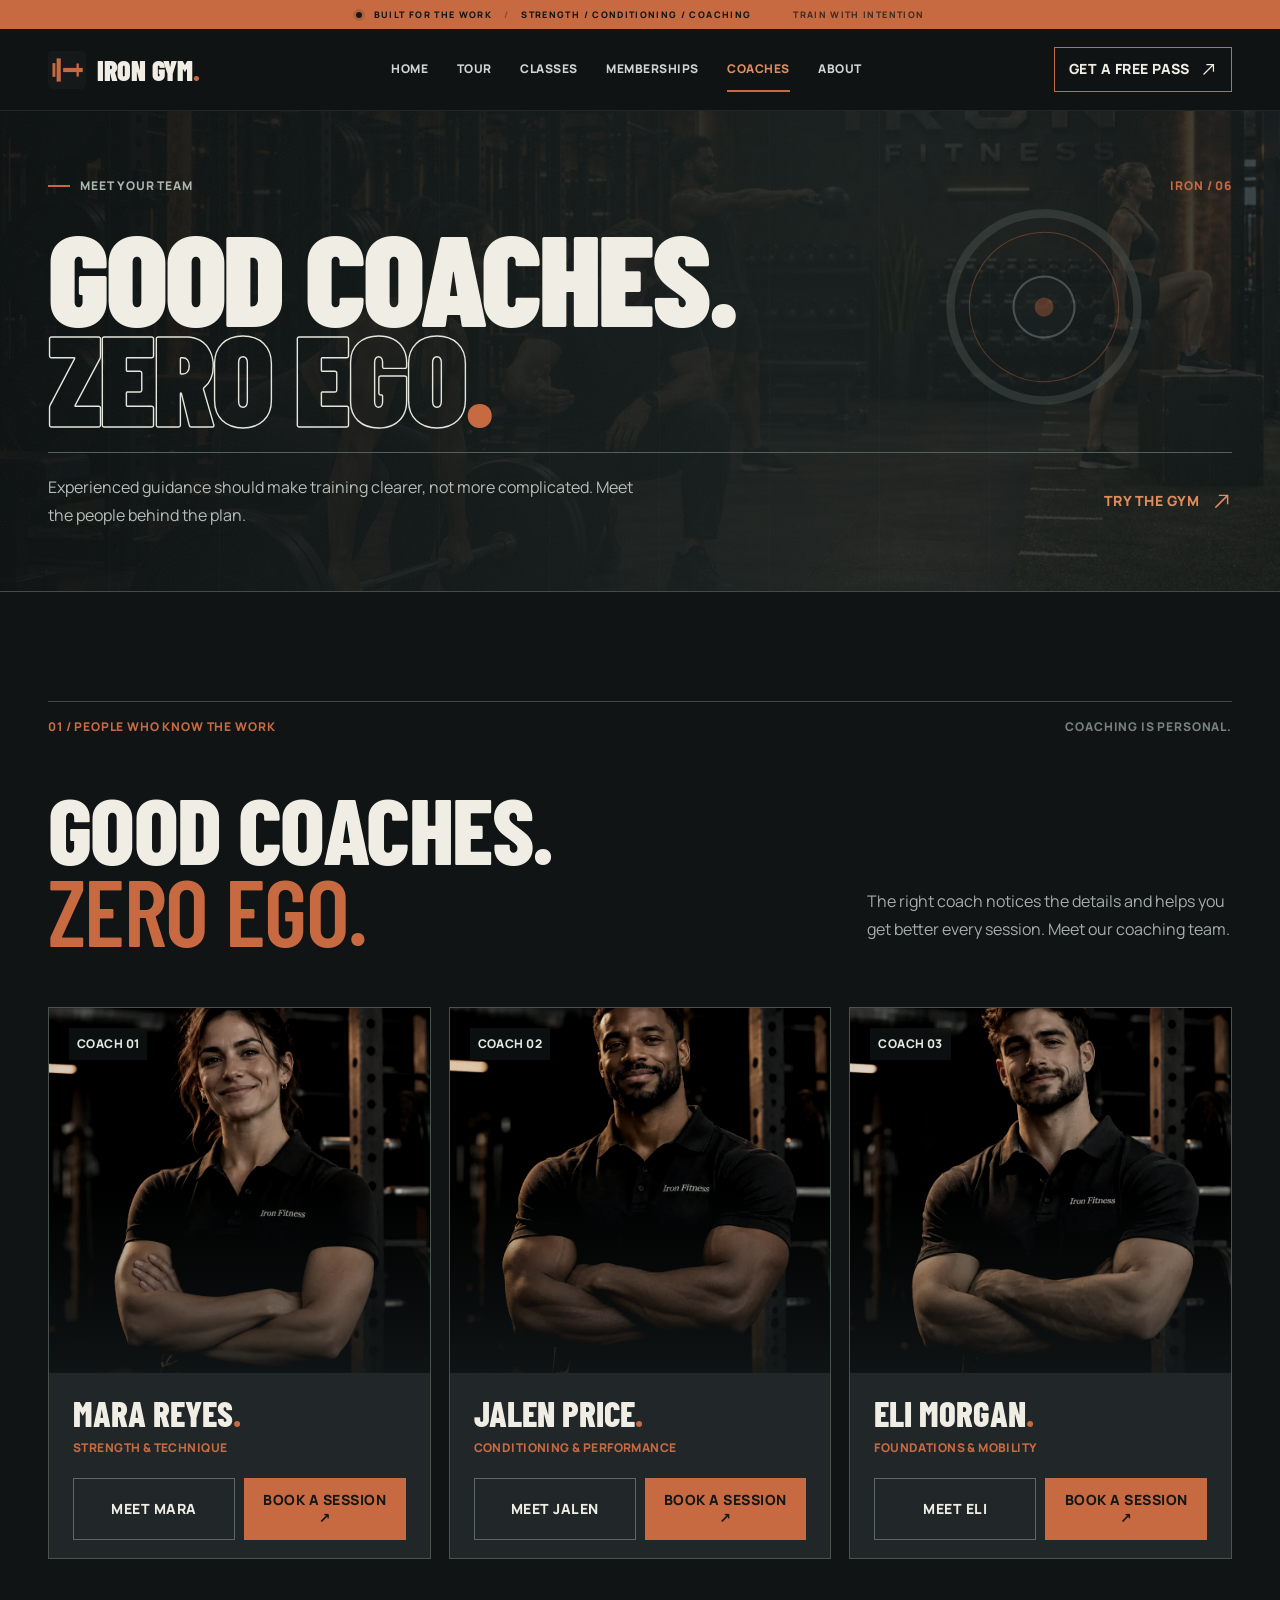
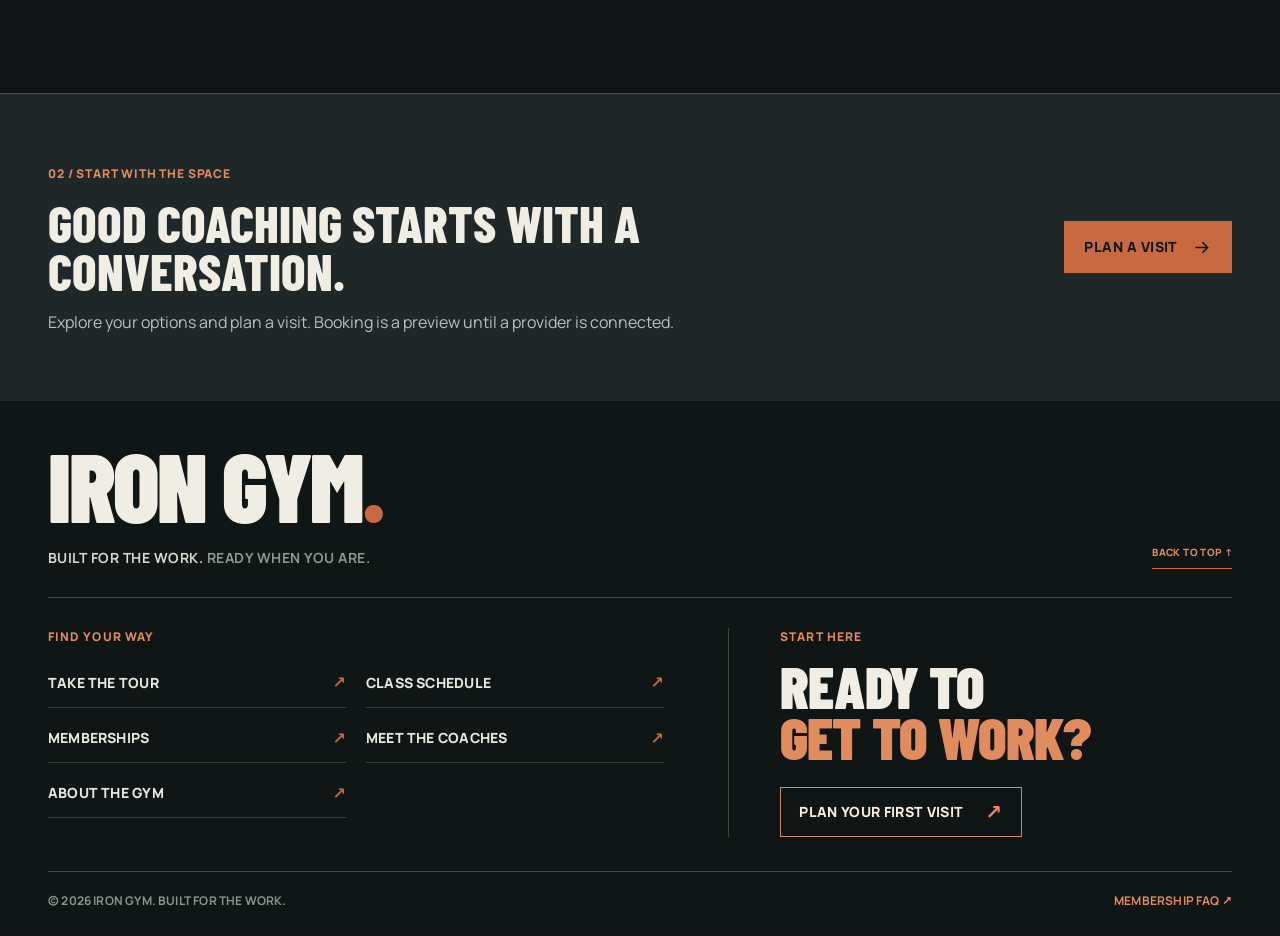
<file: coaches.html>
<!doctype html>
<html lang="en">
<head>
  <meta charset="utf-8">
  <meta name="viewport" content="width=device-width, initial-scale=1, viewport-fit=cover">
  <meta name="theme-color" content="#111415">
  <meta name="description" content="Explore Iron Gym coach specialties, training approaches and sample coaching session booking experience.">
  <meta property="og:type" content="website">
  <meta property="og:title" content="Meet the Coaches | IRON GYM">
  <meta property="og:description" content="Explore Iron Gym coach specialties, training approaches and sample coaching session booking experience.">
  <meta name="twitter:card" content="summary_large_image">
  <title>Meet the Coaches | IRON GYM</title>
  <link rel="icon" type="image/svg+xml" href="assets/iron-mark.svg">
  <link rel="preconnect" href="https://fonts.googleapis.com">
  <link rel="preconnect" href="https://fonts.gstatic.com" crossorigin>
  <link href="https://fonts.googleapis.com/css2?family=Barlow+Condensed:wght@500;600;700;800;900&family=Manrope:wght@400;500;600;700;800&display=swap" rel="stylesheet">
  <link rel="stylesheet" href="styles.css">
  <script src="config.js" defer></script>
  <script src="app.js" defer></script>
</head>
<body data-page="coaches">
  <a class="skip-link" href="#main">Skip to content</a>
  <!-- Bespoke hand-drawn icon symbols. No icon packages or external icon dependencies. -->
  <svg class="svg-sprite" aria-hidden="true" focusable="false" xmlns="http://www.w3.org/2000/svg">
    <symbol id="i-arrow" viewBox="0 0 24 24"><path d="M5 12h14m-6-6 6 6-6 6"/></symbol>
    <symbol id="i-diagonal" viewBox="0 0 24 24"><path d="M5 19 19 5M9 5h10v10"/></symbol>
    <symbol id="i-plus" viewBox="0 0 24 24"><path d="M12 4v16M4 12h16"/></symbol>
    <symbol id="i-chevron" viewBox="0 0 24 24"><path d="m5 9 7 7 7-7"/></symbol>
    <symbol id="i-clock" viewBox="0 0 24 24"><circle cx="12" cy="12" r="9"/><path d="M12 6v6l4 2"/></symbol>
    <symbol id="i-location" viewBox="0 0 24 24"><path d="M12 21s-7-6-7-12a7 7 0 0 1 14 0c0 6-7 12-7 12Z"/><circle cx="12" cy="9" r="2.5"/></symbol>
    <symbol id="i-check" viewBox="0 0 24 24"><path d="m4 12 5 5L20 6"/></symbol>
    <symbol id="i-bars" viewBox="0 0 48 48"><path d="M4 15h5v18H4zm8-7h7v32h-7zm10 13h23v6H22z"/><path d="M40 14v20"/></symbol>
    <symbol id="i-plates" viewBox="0 0 48 48"><path d="M5 24h38M8 18v12M14 13v22M21 9v30M27 17v14M34 13v22M40 18v12"/></symbol>
    <symbol id="i-coach" viewBox="0 0 48 48"><circle cx="24" cy="12" r="7"/><path d="M8 41v-8c0-9 7-14 16-14s16 5 16 14v8H8zM15 29l9 6 9-6"/></symbol>
    <symbol id="i-pulse" viewBox="0 0 48 48"><path d="M3 25h10l5-13 9 25 5-12h13"/></symbol>
    <symbol id="i-locker" viewBox="0 0 48 48"><rect x="10" y="4" width="28" height="40" rx="1"/><path d="M24 4v40M15 14h4M29 14h4M15 34h4M29 34h4"/></symbol>
    <symbol id="i-shower" viewBox="0 0 48 48"><path d="M11 25V14a8 8 0 0 1 16 0v4M19 18h16v5H19zM23 29v2m8-2v2m-8 7v2m8-7v2M38 29v2M16 29v2"/></symbol>
    <symbol id="i-recovery" viewBox="0 0 48 48"><path d="M24 43s-18-10-18-23a10 10 0 0 1 18-6 10 10 0 0 1 18 6C42 33 24 43 24 43Z"/><path d="M11 26h8l4-9 5 15 3-6h7"/></symbol>
    <symbol id="i-parking" viewBox="0 0 48 48"><rect x="5" y="7" width="38" height="34" rx="2"/><path d="M18 34V14h10a7 7 0 0 1 0 14H18"/></symbol>
    <symbol id="i-strength" viewBox="0 0 48 48"><path d="M4 24h40M8 17v14M14 12v24M20 18v12M28 18v12M34 12v24M40 17v14"/></symbol>
    <symbol id="i-conditioning" viewBox="0 0 48 48"><path d="m9 42 8-15-2-9 7-7 9 2 6 9-6 3-5-7-5 7 10 9-3 9M22 11a5 5 0 1 0-1-10 5 5 0 0 0 1 10"/></symbol>
    <symbol id="i-mobility" viewBox="0 0 48 48"><circle cx="24" cy="8" r="5"/><path d="m8 40 12-12 4-13 4 13 12 12M12 26l12-6 12 6"/></symbol>
    <symbol id="i-smallgroup" viewBox="0 0 48 48"><circle cx="15" cy="13" r="6"/><circle cx="33" cy="13" r="6"/><path d="M3 39v-8a12 12 0 0 1 24 0v8H3zm18 0v-8a12 12 0 0 1 24 0v8H21"/></symbol>
  </svg>

  <div class="announcement"><span class="announcement-dot"></span> BUILT FOR THE WORK <span class="announcement-sep">/</span> <span>STRENGTH / CONDITIONING / COACHING</span> <span class="announcement-right">TRAIN WITH INTENTION</span></div>
  <header class="site-header" id="top">
    <div class="header-inner shell">
      <a class="wordmark" href="index.html" aria-label="Iron Gym home">
        <img src="assets/iron-mark.svg" alt="" width="36" height="36">
        <span>IRON<span class="brand-space"> </span>GYM<span class="wordmark-period">.</span></span>
      </a>
      <nav class="desktop-nav" aria-label="Main navigation"><a href="index.html">HOME</a><a href="tour.html">TOUR</a><a href="classes.html">CLASSES</a><a href="memberships.html">MEMBERSHIPS</a><a href="coaches.html" aria-current="page">COACHES</a><a href="about.html">ABOUT</a></nav>
      <div class="header-actions"><a class="header-pass" href="visit.html#free-pass">GET A FREE PASS <svg><use href="#i-diagonal"/></svg></a><button id="menu-toggle" class="menu-toggle" aria-label="Open navigation" aria-controls="mobile-nav" aria-expanded="false"><span></span><span></span><span></span></button></div>
    </div>
    <nav id="mobile-nav" class="mobile-nav" aria-label="Mobile navigation" hidden><a href="index.html">HOME <span>01</span></a><a href="tour.html">PHOTO TOUR <span>02</span></a><a href="classes.html">CLASSES <span>03</span></a><a href="memberships.html">MEMBERSHIPS <span>04</span></a><a href="coaches.html" aria-current="page">COACHES <span>05</span></a><a href="about.html">ABOUT <span>06</span></a><a href="visit.html">FREE DAY PASS <span>07</span></a></nav>
  </header>

  <main id="main">
<section class="inner-hero" aria-labelledby="page-title">
      <div class="inner-hero-grain" aria-hidden="true"></div>
      <div class="shell inner-hero-content">
        <div class="inner-hero-top"><span><i aria-hidden="true"></i> MEET YOUR TEAM</span><span>IRON / 06</span></div>
        <div class="inner-hero-type"><h1 id="page-title">GOOD COACHES.<br><em>ZERO EGO<span>.</span></em></h1><div class="inner-hero-mark" aria-hidden="true"><svg viewBox="0 0 200 200"><circle cx="100" cy="100" r="89" fill="none" stroke="#545e59" stroke-width="8"/><circle cx="100" cy="100" r="71" fill="none" stroke="#c76a42" stroke-width="1"/><circle cx="100" cy="100" r="29" fill="#202728" stroke="#9aa7a2" stroke-width="2"/><circle cx="100" cy="100" r="9" fill="#c76a42"/></svg></div></div>
        <div class="inner-hero-bottom"><p>Experienced guidance should make training clearer, not more complicated. Meet the people behind the plan.</p><a href="visit.html#free-pass">TRY THE GYM <svg aria-hidden="true"><use href="#i-diagonal"/></svg></a></div>
      </div>
    </section>
<section class="section section-dark" id="coaches" aria-labelledby="coaches-title"><div class="shell"><div class="section-kicker" data-reveal><span>01 / PEOPLE WHO KNOW THE WORK</span><span>COACHING IS PERSONAL.</span></div><div class="section-intro light" data-reveal><h2 class="display-heading" id="coaches-title">GOOD COACHES.<br><em>ZERO EGO.</em></h2><p>The right coach notices the details and helps you get better every session. Meet our coaching team.</p></div><div class="coach-grid" id="coach-grid" data-reveal></div></div></section><section class="page-route-strip" aria-labelledby="coaching-cta"><div class="shell route-strip-inner"><div><span>02 / START WITH THE SPACE</span><strong id="coaching-cta">GOOD COACHING STARTS WITH A CONVERSATION.</strong><p>Explore your options and plan a visit. Booking is a preview until a provider is connected.</p></div><a class="button button-copper" href="visit.html#free-pass">PLAN A VISIT <svg aria-hidden="true"><use href="#i-arrow"/></svg></a></div></section>
</main>

  <footer class="site-footer" id="contact">
  <div class="shell">
    <div class="footer-head">
      <div class="footer-brand"><a class="footer-logo" href="index.html">IRON GYM<span>.</span></a><p>BUILT FOR THE WORK. <span>READY WHEN YOU ARE.</span></p></div>
      <a class="footer-top" href="#top">BACK TO TOP ↑</a>
    </div>
    <div class="footer-main">
      <nav class="footer-nav" aria-label="Footer navigation">
        <span class="footer-kicker">FIND YOUR WAY</span>
        <div class="footer-nav-grid">
          <a href="tour.html">TAKE THE TOUR <span aria-hidden="true">↗</span></a>
          <a href="classes.html">CLASS SCHEDULE <span aria-hidden="true">↗</span></a>
          <a href="memberships.html">MEMBERSHIPS <span aria-hidden="true">↗</span></a>
          <a href="coaches.html">MEET THE COACHES <span aria-hidden="true">↗</span></a>
          <a href="about.html">ABOUT THE GYM <span aria-hidden="true">↗</span></a>
        </div>
      </nav>
      <div class="footer-visit">
        <span class="footer-kicker">START HERE</span>
        <h3>READY TO<br><em>GET TO WORK?</em></h3>
        <a href="visit.html#first-visit">PLAN YOUR FIRST VISIT <span aria-hidden="true">↗</span></a>
      </div>
    </div>
    <div class="footer-extra" id="footer-extra" hidden>
      <div class="footer-location" id="footer-location" hidden>
        <span class="footer-kicker">FIND US</span>
        <p id="footer-address"></p>
        <p class="footer-hours" id="footer-hours"></p>
        <div id="map-container" class="footer-map-frame" hidden></div>
      </div>
      <div class="footer-social" id="footer-social" hidden>
        <span class="footer-kicker">FOLLOW ALONG</span>
        <div id="footer-social-links"></div>
      </div>
    </div>
    <div class="footer-bottom">
      <span>© <span id="copyright-year">2026</span> IRON GYM. BUILT FOR THE WORK.</span>
      <a href="memberships.html#faq">MEMBERSHIP FAQ ↗</a>
    </div>
  </div>
</footer>

  <div class="sticky-mobile-actions" aria-label="Quick actions"><a href="memberships.html" class="mobile-join">VIEW PLANS <svg><use href="#i-arrow"/></svg></a><a href="visit.html#free-pass" class="mobile-pass">FREE PASS <svg><use href="#i-diagonal"/></svg></a></div>

  <dialog id="booking-dialog" class="booking-dialog" aria-labelledby="dialog-title"><form method="dialog" class="dialog-shell"><div class="dialog-top"><span>IRON GYM / REQUEST A SESSION</span><button class="dialog-close" value="cancel" aria-label="Close dialog" type="submit">×</button></div><h2 id="dialog-title">LET'S GET TO WORK.</h2><p id="dialog-copy">Choose a session to see what comes next.</p><div id="dialog-details"></div><p class="dialog-disclaimer">Preview only. No reservations are made. A verified scheduling provider must be connected before launch.</p><div class="dialog-actions"><button class="button button-ghost-dark" value="cancel" type="submit">GO BACK</button><a href="visit.html#free-pass" id="dialog-pass-link" class="button button-copper">GET A FREE PASS ↗</a></div></form></dialog>
  <div class="sr-only" aria-live="polite" aria-atomic="true" id="status-announcer"></div>
</body>
</html>
</file>
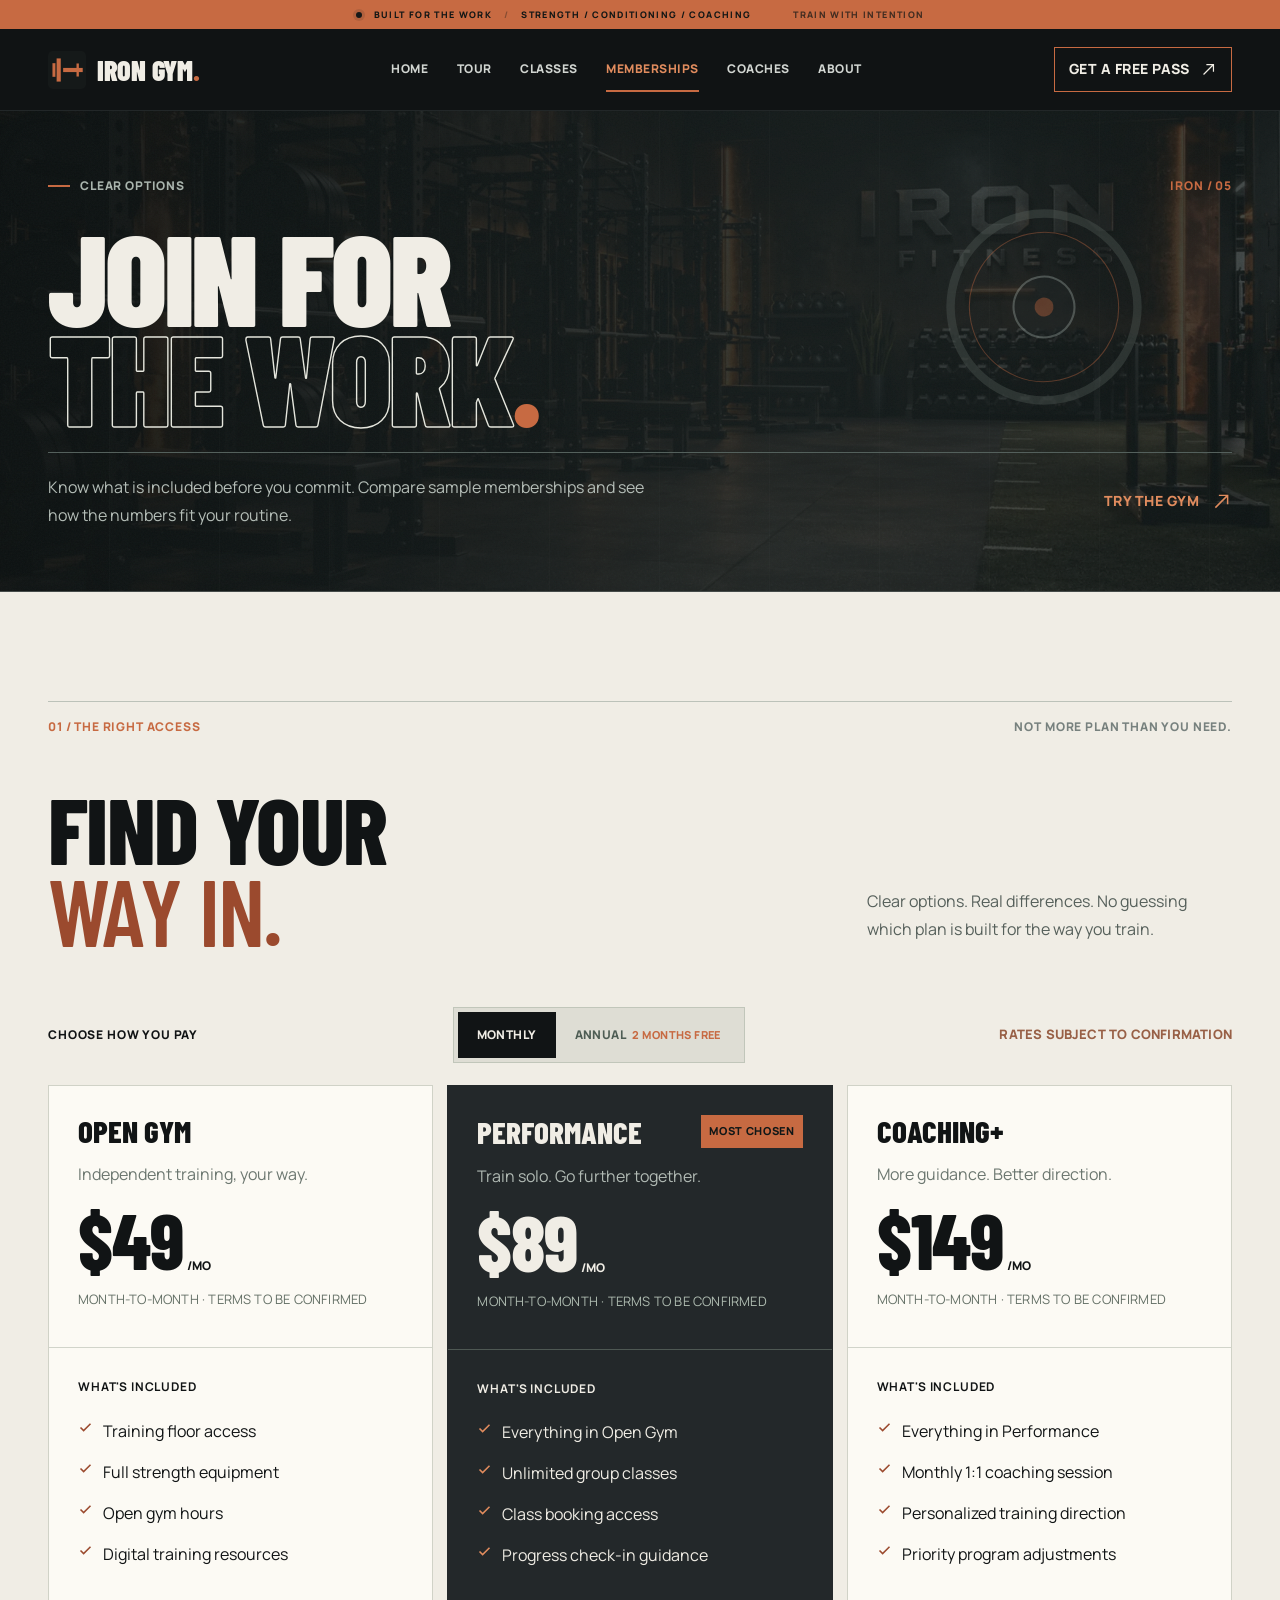
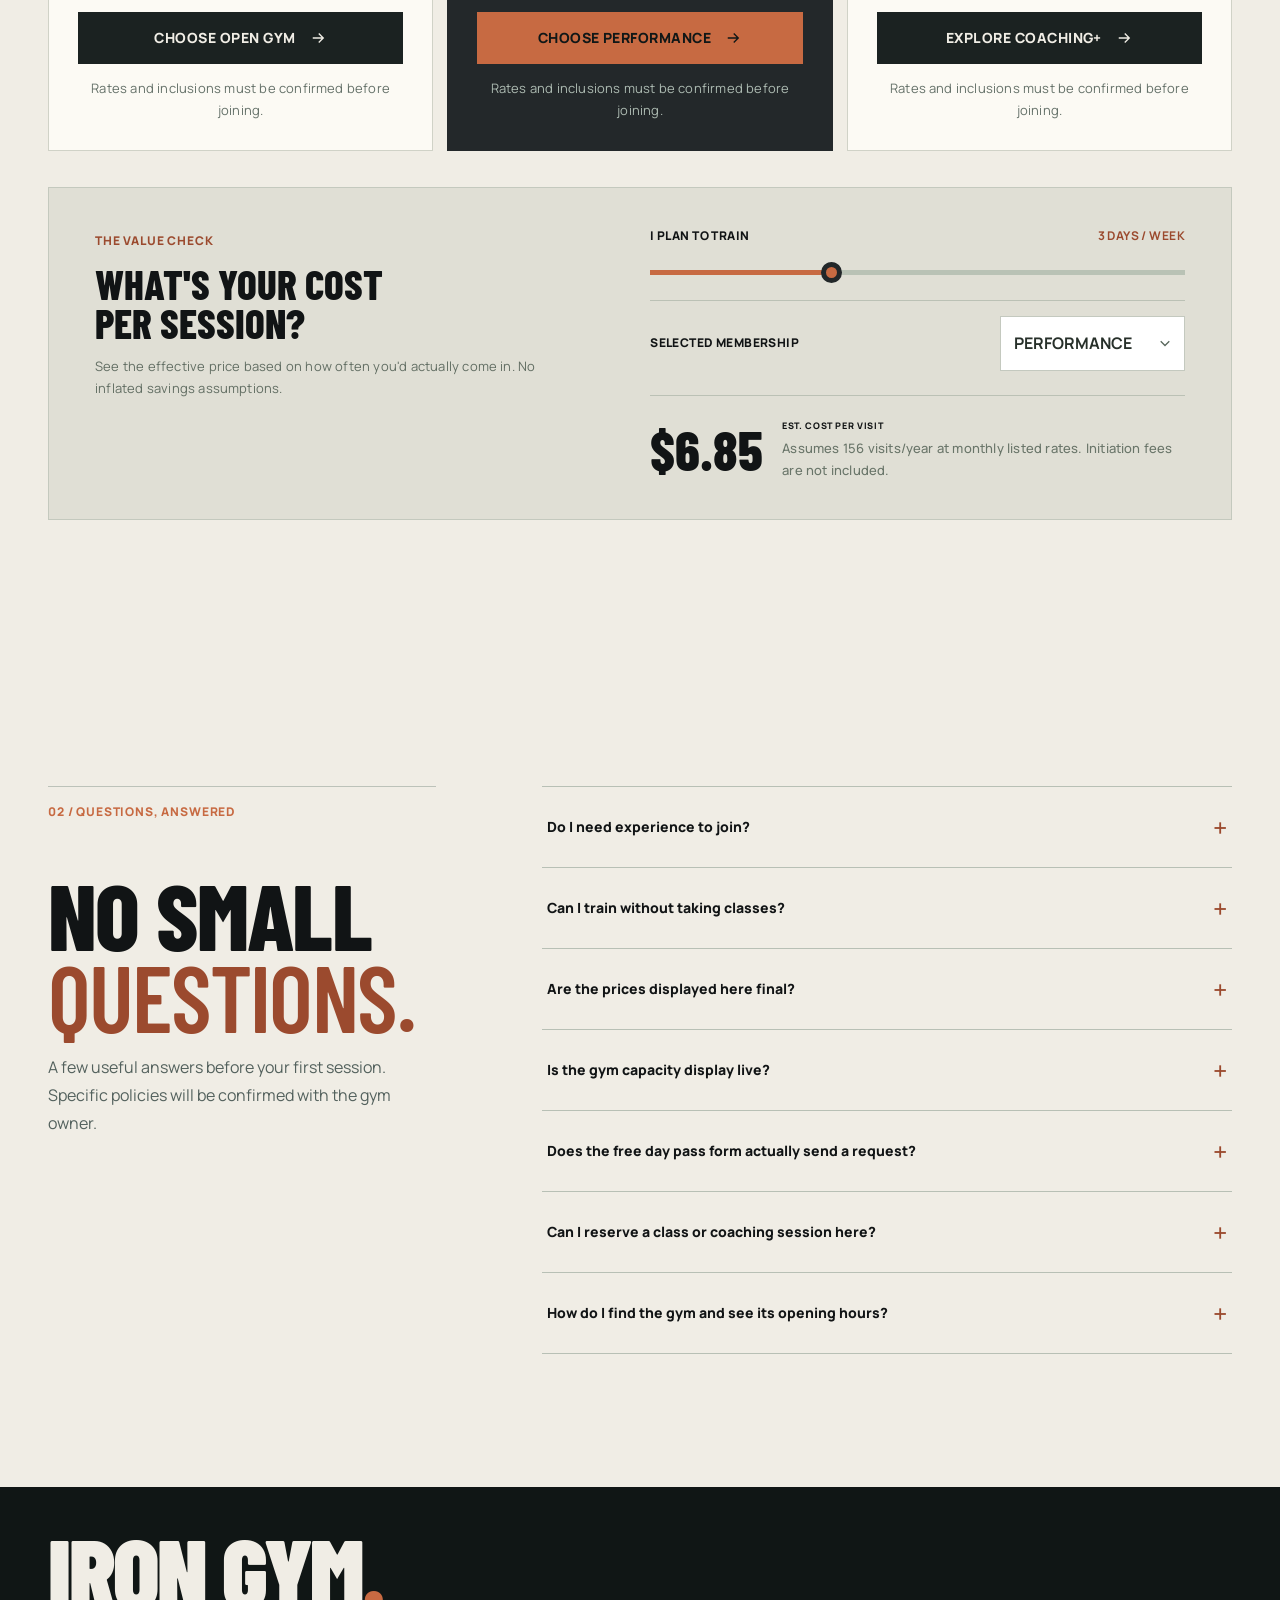
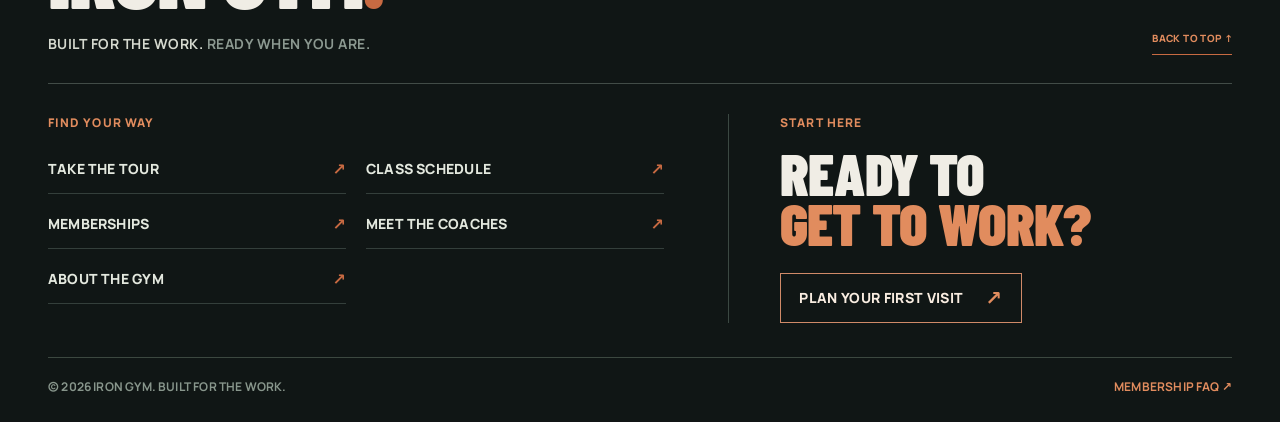
<file: memberships.html>
<!doctype html>
<html lang="en">
<head>
  <meta charset="utf-8">
  <meta name="viewport" content="width=device-width, initial-scale=1, viewport-fit=cover">
  <meta name="theme-color" content="#111415">
  <meta name="description" content="Compare Iron Gym example membership tiers, annual savings and cost per session. All sample prices are clearly labeled.">
  <meta property="og:type" content="website">
  <meta property="og:title" content="Memberships &amp; Pricing | IRON GYM">
  <meta property="og:description" content="Compare Iron Gym example membership tiers, annual savings and cost per session. All sample prices are clearly labeled.">
  <meta name="twitter:card" content="summary_large_image">
  <title>Memberships &amp; Pricing | IRON GYM</title>
  <link rel="icon" type="image/svg+xml" href="assets/iron-mark.svg">
  <link rel="preconnect" href="https://fonts.googleapis.com">
  <link rel="preconnect" href="https://fonts.gstatic.com" crossorigin>
  <link href="https://fonts.googleapis.com/css2?family=Barlow+Condensed:wght@500;600;700;800;900&family=Manrope:wght@400;500;600;700;800&display=swap" rel="stylesheet">
  <link rel="stylesheet" href="styles.css">
  <script src="config.js" defer></script>
  <script src="app.js" defer></script>
</head>
<body data-page="memberships">
  <a class="skip-link" href="#main">Skip to content</a>
  <!-- Bespoke hand-drawn icon symbols. No icon packages or external icon dependencies. -->
  <svg class="svg-sprite" aria-hidden="true" focusable="false" xmlns="http://www.w3.org/2000/svg">
    <symbol id="i-arrow" viewBox="0 0 24 24"><path d="M5 12h14m-6-6 6 6-6 6"/></symbol>
    <symbol id="i-diagonal" viewBox="0 0 24 24"><path d="M5 19 19 5M9 5h10v10"/></symbol>
    <symbol id="i-plus" viewBox="0 0 24 24"><path d="M12 4v16M4 12h16"/></symbol>
    <symbol id="i-chevron" viewBox="0 0 24 24"><path d="m5 9 7 7 7-7"/></symbol>
    <symbol id="i-clock" viewBox="0 0 24 24"><circle cx="12" cy="12" r="9"/><path d="M12 6v6l4 2"/></symbol>
    <symbol id="i-location" viewBox="0 0 24 24"><path d="M12 21s-7-6-7-12a7 7 0 0 1 14 0c0 6-7 12-7 12Z"/><circle cx="12" cy="9" r="2.5"/></symbol>
    <symbol id="i-check" viewBox="0 0 24 24"><path d="m4 12 5 5L20 6"/></symbol>
    <symbol id="i-bars" viewBox="0 0 48 48"><path d="M4 15h5v18H4zm8-7h7v32h-7zm10 13h23v6H22z"/><path d="M40 14v20"/></symbol>
    <symbol id="i-plates" viewBox="0 0 48 48"><path d="M5 24h38M8 18v12M14 13v22M21 9v30M27 17v14M34 13v22M40 18v12"/></symbol>
    <symbol id="i-coach" viewBox="0 0 48 48"><circle cx="24" cy="12" r="7"/><path d="M8 41v-8c0-9 7-14 16-14s16 5 16 14v8H8zM15 29l9 6 9-6"/></symbol>
    <symbol id="i-pulse" viewBox="0 0 48 48"><path d="M3 25h10l5-13 9 25 5-12h13"/></symbol>
    <symbol id="i-locker" viewBox="0 0 48 48"><rect x="10" y="4" width="28" height="40" rx="1"/><path d="M24 4v40M15 14h4M29 14h4M15 34h4M29 34h4"/></symbol>
    <symbol id="i-shower" viewBox="0 0 48 48"><path d="M11 25V14a8 8 0 0 1 16 0v4M19 18h16v5H19zM23 29v2m8-2v2m-8 7v2m8-7v2M38 29v2M16 29v2"/></symbol>
    <symbol id="i-recovery" viewBox="0 0 48 48"><path d="M24 43s-18-10-18-23a10 10 0 0 1 18-6 10 10 0 0 1 18 6C42 33 24 43 24 43Z"/><path d="M11 26h8l4-9 5 15 3-6h7"/></symbol>
    <symbol id="i-parking" viewBox="0 0 48 48"><rect x="5" y="7" width="38" height="34" rx="2"/><path d="M18 34V14h10a7 7 0 0 1 0 14H18"/></symbol>
    <symbol id="i-strength" viewBox="0 0 48 48"><path d="M4 24h40M8 17v14M14 12v24M20 18v12M28 18v12M34 12v24M40 17v14"/></symbol>
    <symbol id="i-conditioning" viewBox="0 0 48 48"><path d="m9 42 8-15-2-9 7-7 9 2 6 9-6 3-5-7-5 7 10 9-3 9M22 11a5 5 0 1 0-1-10 5 5 0 0 0 1 10"/></symbol>
    <symbol id="i-mobility" viewBox="0 0 48 48"><circle cx="24" cy="8" r="5"/><path d="m8 40 12-12 4-13 4 13 12 12M12 26l12-6 12 6"/></symbol>
    <symbol id="i-smallgroup" viewBox="0 0 48 48"><circle cx="15" cy="13" r="6"/><circle cx="33" cy="13" r="6"/><path d="M3 39v-8a12 12 0 0 1 24 0v8H3zm18 0v-8a12 12 0 0 1 24 0v8H21"/></symbol>
  </svg>

  <div class="announcement"><span class="announcement-dot"></span> BUILT FOR THE WORK <span class="announcement-sep">/</span> <span>STRENGTH / CONDITIONING / COACHING</span> <span class="announcement-right">TRAIN WITH INTENTION</span></div>
  <header class="site-header" id="top">
    <div class="header-inner shell">
      <a class="wordmark" href="index.html" aria-label="Iron Gym home">
        <img src="assets/iron-mark.svg" alt="" width="36" height="36">
        <span>IRON<span class="brand-space"> </span>GYM<span class="wordmark-period">.</span></span>
      </a>
      <nav class="desktop-nav" aria-label="Main navigation"><a href="index.html">HOME</a><a href="tour.html">TOUR</a><a href="classes.html">CLASSES</a><a href="memberships.html" aria-current="page">MEMBERSHIPS</a><a href="coaches.html">COACHES</a><a href="about.html">ABOUT</a></nav>
      <div class="header-actions"><a class="header-pass" href="visit.html#free-pass">GET A FREE PASS <svg><use href="#i-diagonal"/></svg></a><button id="menu-toggle" class="menu-toggle" aria-label="Open navigation" aria-controls="mobile-nav" aria-expanded="false"><span></span><span></span><span></span></button></div>
    </div>
    <nav id="mobile-nav" class="mobile-nav" aria-label="Mobile navigation" hidden><a href="index.html">HOME <span>01</span></a><a href="tour.html">PHOTO TOUR <span>02</span></a><a href="classes.html">CLASSES <span>03</span></a><a href="memberships.html" aria-current="page">MEMBERSHIPS <span>04</span></a><a href="coaches.html">COACHES <span>05</span></a><a href="about.html">ABOUT <span>06</span></a><a href="visit.html">FREE DAY PASS <span>07</span></a></nav>
  </header>

  <main id="main">
<section class="inner-hero" aria-labelledby="page-title">
      <div class="inner-hero-grain" aria-hidden="true"></div>
      <div class="shell inner-hero-content">
        <div class="inner-hero-top"><span><i aria-hidden="true"></i> CLEAR OPTIONS</span><span>IRON / 05</span></div>
        <div class="inner-hero-type"><h1 id="page-title">JOIN FOR<br><em>THE WORK<span>.</span></em></h1><div class="inner-hero-mark" aria-hidden="true"><svg viewBox="0 0 200 200"><circle cx="100" cy="100" r="89" fill="none" stroke="#545e59" stroke-width="8"/><circle cx="100" cy="100" r="71" fill="none" stroke="#c76a42" stroke-width="1"/><circle cx="100" cy="100" r="29" fill="#202728" stroke="#9aa7a2" stroke-width="2"/><circle cx="100" cy="100" r="9" fill="#c76a42"/></svg></div></div>
        <div class="inner-hero-bottom"><p>Know what is included before you commit. Compare sample memberships and see how the numbers fit your routine.</p><a href="visit.html#free-pass">TRY THE GYM <svg aria-hidden="true"><use href="#i-diagonal"/></svg></a></div>
      </div>
    </section>
<section class="section section-bone" id="memberships" aria-labelledby="memberships-title">
      <div class="shell"><div class="section-kicker" data-reveal><span>01 / THE RIGHT ACCESS</span><span>NOT MORE PLAN THAN YOU NEED.</span></div><div class="section-intro" data-reveal><h2 class="display-heading" id="memberships-title">FIND YOUR<br><em>WAY IN.</em></h2><p>Clear options. Real differences. No guessing which plan is built for the way you train.</p></div>
        <div class="membership-controls" data-reveal><span>CHOOSE HOW YOU PAY</span><div class="billing-toggle" role="group" aria-label="Membership billing period"><button id="billing-monthly" class="billing-choice is-active" type="button" aria-pressed="true">MONTHLY</button><button id="billing-annual" class="billing-choice" type="button" aria-pressed="false">ANNUAL <small>2 MONTHS FREE</small></button></div><span class="pricing-demo-tag">RATES SUBJECT TO CONFIRMATION</span></div>
        <div id="plan-cards" class="plan-grid" data-reveal></div>
        <div class="plan-calculator" data-reveal><div><span class="eyebrow dark">THE VALUE CHECK</span><h3>WHAT'S YOUR COST<br>PER SESSION?</h3><p>See the effective price based on how often you'd actually come in. No inflated savings assumptions.</p></div><div class="calc-right"><label for="visits-slider">I PLAN TO TRAIN <strong id="visits-label">3 DAYS / WEEK</strong></label><input id="visits-slider" type="range" min="1" max="7" value="3" step="1"><div class="calc-line"><span>SELECTED MEMBERSHIP</span><select id="value-plan" aria-label="Membership for cost calculation"></select></div><div class="calc-outcome"><strong id="cost-per-visit">$0.00</strong><span>EST. COST PER VISIT <small id="calc-footnote">52-week estimate, recurring membership only.</small></span></div></div></div>
      </div>
    </section><section class="section section-bone faq-section" id="faq" aria-labelledby="faq-title"><div class="shell faq-layout"><div data-reveal><div class="section-kicker section-kicker-local"><span>02 / QUESTIONS, ANSWERED</span></div><h2 class="display-heading" id="faq-title">NO SMALL<br><em>QUESTIONS.</em></h2><p class="body-lead dark-lead">A few useful answers before your first session. Specific policies will be confirmed with the gym owner.</p></div><div id="faq-list" class="faq-list" data-reveal></div></div></section>
</main>

  <footer class="site-footer" id="contact">
  <div class="shell">
    <div class="footer-head">
      <div class="footer-brand"><a class="footer-logo" href="index.html">IRON GYM<span>.</span></a><p>BUILT FOR THE WORK. <span>READY WHEN YOU ARE.</span></p></div>
      <a class="footer-top" href="#top">BACK TO TOP ↑</a>
    </div>
    <div class="footer-main">
      <nav class="footer-nav" aria-label="Footer navigation">
        <span class="footer-kicker">FIND YOUR WAY</span>
        <div class="footer-nav-grid">
          <a href="tour.html">TAKE THE TOUR <span aria-hidden="true">↗</span></a>
          <a href="classes.html">CLASS SCHEDULE <span aria-hidden="true">↗</span></a>
          <a href="memberships.html">MEMBERSHIPS <span aria-hidden="true">↗</span></a>
          <a href="coaches.html">MEET THE COACHES <span aria-hidden="true">↗</span></a>
          <a href="about.html">ABOUT THE GYM <span aria-hidden="true">↗</span></a>
        </div>
      </nav>
      <div class="footer-visit">
        <span class="footer-kicker">START HERE</span>
        <h3>READY TO<br><em>GET TO WORK?</em></h3>
        <a href="visit.html#first-visit">PLAN YOUR FIRST VISIT <span aria-hidden="true">↗</span></a>
      </div>
    </div>
    <div class="footer-extra" id="footer-extra" hidden>
      <div class="footer-location" id="footer-location" hidden>
        <span class="footer-kicker">FIND US</span>
        <p id="footer-address"></p>
        <p class="footer-hours" id="footer-hours"></p>
        <div id="map-container" class="footer-map-frame" hidden></div>
      </div>
      <div class="footer-social" id="footer-social" hidden>
        <span class="footer-kicker">FOLLOW ALONG</span>
        <div id="footer-social-links"></div>
      </div>
    </div>
    <div class="footer-bottom">
      <span>© <span id="copyright-year">2026</span> IRON GYM. BUILT FOR THE WORK.</span>
      <a href="memberships.html#faq">MEMBERSHIP FAQ ↗</a>
    </div>
  </div>
</footer>

  <div class="sticky-mobile-actions" aria-label="Quick actions"><a href="memberships.html" class="mobile-join">VIEW PLANS <svg><use href="#i-arrow"/></svg></a><a href="visit.html#free-pass" class="mobile-pass">FREE PASS <svg><use href="#i-diagonal"/></svg></a></div>

  <dialog id="booking-dialog" class="booking-dialog" aria-labelledby="dialog-title"><form method="dialog" class="dialog-shell"><div class="dialog-top"><span>IRON GYM / REQUEST A SESSION</span><button class="dialog-close" value="cancel" aria-label="Close dialog" type="submit">×</button></div><h2 id="dialog-title">LET'S GET TO WORK.</h2><p id="dialog-copy">Choose a session to see what comes next.</p><div id="dialog-details"></div><p class="dialog-disclaimer">Preview only. No reservations are made. A verified scheduling provider must be connected before launch.</p><div class="dialog-actions"><button class="button button-ghost-dark" value="cancel" type="submit">GO BACK</button><a href="visit.html#free-pass" id="dialog-pass-link" class="button button-copper">GET A FREE PASS ↗</a></div></form></dialog>
  <div class="sr-only" aria-live="polite" aria-atomic="true" id="status-announcer"></div>
</body>
</html>
</file>
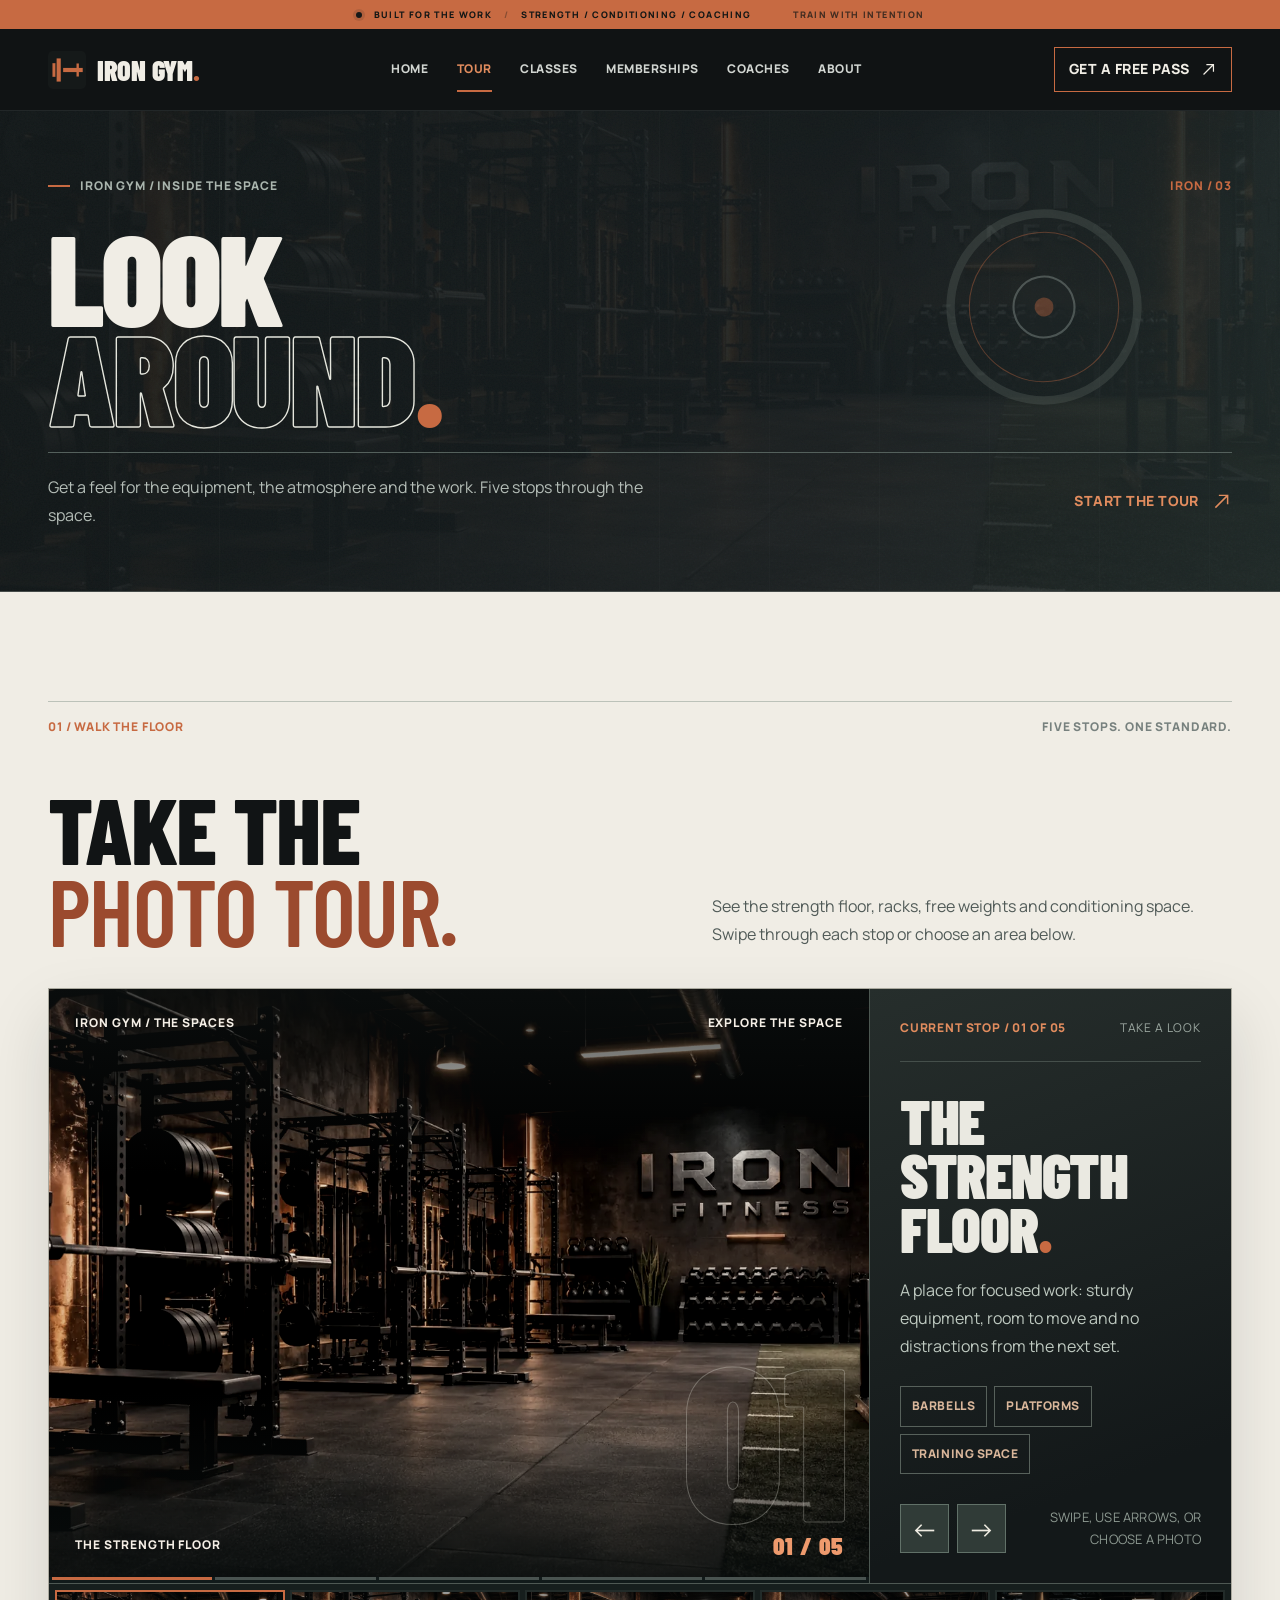
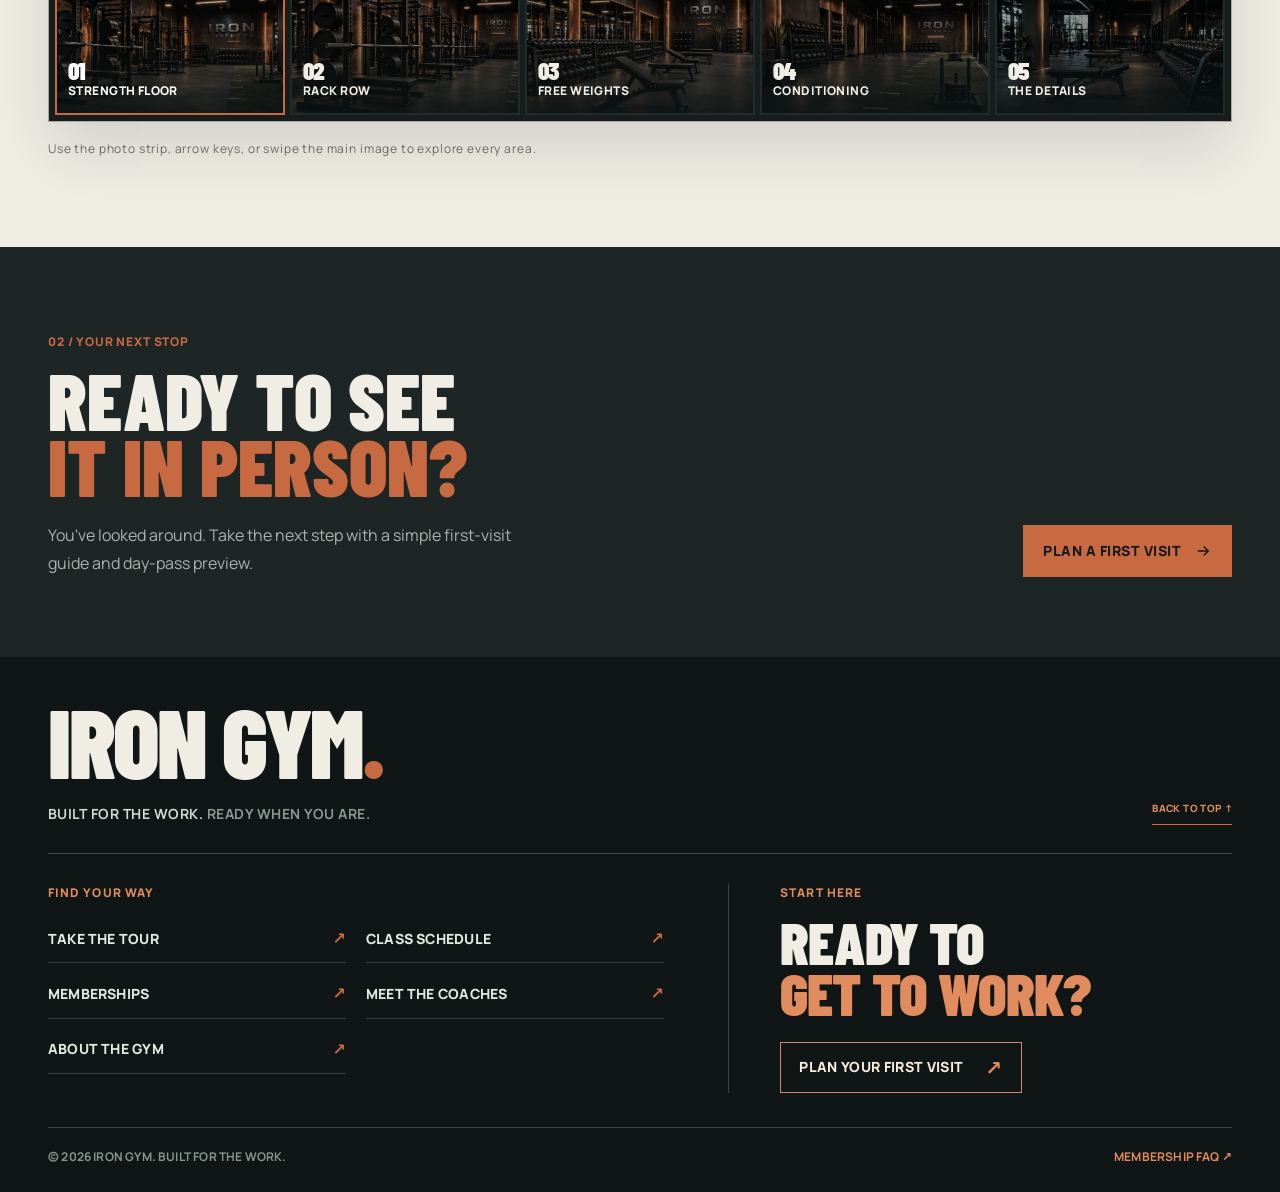
<file: tour.html>
<!doctype html>
<html lang="en">
<head>
  <meta charset="utf-8">
  <meta name="viewport" content="width=device-width, initial-scale=1, viewport-fit=cover">
  <meta name="theme-color" content="#111415">
  <meta name="description" content="Step inside Iron Gym and explore the strength floor, free weights, conditioning space and training details.">
  <meta property="og:type" content="website">
  <meta property="og:title" content="Photo Tour | IRON GYM">
  <meta property="og:description" content="Step inside Iron Gym and explore the strength floor, free weights, conditioning space and training details.">
  <meta name="twitter:card" content="summary_large_image">
  <title>Photo Tour | IRON GYM</title>
  <link rel="icon" type="image/svg+xml" href="assets/iron-mark.svg">
  <link rel="preconnect" href="https://fonts.googleapis.com">
  <link rel="preconnect" href="https://fonts.gstatic.com" crossorigin>
  <link href="https://fonts.googleapis.com/css2?family=Barlow+Condensed:wght@500;600;700;800;900&family=Manrope:wght@400;500;600;700;800&display=swap" rel="stylesheet">
  <link rel="stylesheet" href="styles.css">
  <script src="config.js" defer></script>
  <script src="app.js" defer></script>
</head>
<body data-page="tour">
  <a class="skip-link" href="#main">Skip to content</a>
  <!-- Bespoke hand-drawn icon symbols. No icon packages or external icon dependencies. -->
  <svg class="svg-sprite" aria-hidden="true" focusable="false" xmlns="http://www.w3.org/2000/svg">
    <symbol id="i-arrow" viewBox="0 0 24 24"><path d="M5 12h14m-6-6 6 6-6 6"/></symbol>
    <symbol id="i-diagonal" viewBox="0 0 24 24"><path d="M5 19 19 5M9 5h10v10"/></symbol>
    <symbol id="i-plus" viewBox="0 0 24 24"><path d="M12 4v16M4 12h16"/></symbol>
    <symbol id="i-chevron" viewBox="0 0 24 24"><path d="m5 9 7 7 7-7"/></symbol>
    <symbol id="i-clock" viewBox="0 0 24 24"><circle cx="12" cy="12" r="9"/><path d="M12 6v6l4 2"/></symbol>
    <symbol id="i-location" viewBox="0 0 24 24"><path d="M12 21s-7-6-7-12a7 7 0 0 1 14 0c0 6-7 12-7 12Z"/><circle cx="12" cy="9" r="2.5"/></symbol>
    <symbol id="i-check" viewBox="0 0 24 24"><path d="m4 12 5 5L20 6"/></symbol>
    <symbol id="i-bars" viewBox="0 0 48 48"><path d="M4 15h5v18H4zm8-7h7v32h-7zm10 13h23v6H22z"/><path d="M40 14v20"/></symbol>
    <symbol id="i-plates" viewBox="0 0 48 48"><path d="M5 24h38M8 18v12M14 13v22M21 9v30M27 17v14M34 13v22M40 18v12"/></symbol>
    <symbol id="i-coach" viewBox="0 0 48 48"><circle cx="24" cy="12" r="7"/><path d="M8 41v-8c0-9 7-14 16-14s16 5 16 14v8H8zM15 29l9 6 9-6"/></symbol>
    <symbol id="i-pulse" viewBox="0 0 48 48"><path d="M3 25h10l5-13 9 25 5-12h13"/></symbol>
    <symbol id="i-locker" viewBox="0 0 48 48"><rect x="10" y="4" width="28" height="40" rx="1"/><path d="M24 4v40M15 14h4M29 14h4M15 34h4M29 34h4"/></symbol>
    <symbol id="i-shower" viewBox="0 0 48 48"><path d="M11 25V14a8 8 0 0 1 16 0v4M19 18h16v5H19zM23 29v2m8-2v2m-8 7v2m8-7v2M38 29v2M16 29v2"/></symbol>
    <symbol id="i-recovery" viewBox="0 0 48 48"><path d="M24 43s-18-10-18-23a10 10 0 0 1 18-6 10 10 0 0 1 18 6C42 33 24 43 24 43Z"/><path d="M11 26h8l4-9 5 15 3-6h7"/></symbol>
    <symbol id="i-parking" viewBox="0 0 48 48"><rect x="5" y="7" width="38" height="34" rx="2"/><path d="M18 34V14h10a7 7 0 0 1 0 14H18"/></symbol>
    <symbol id="i-strength" viewBox="0 0 48 48"><path d="M4 24h40M8 17v14M14 12v24M20 18v12M28 18v12M34 12v24M40 17v14"/></symbol>
    <symbol id="i-conditioning" viewBox="0 0 48 48"><path d="m9 42 8-15-2-9 7-7 9 2 6 9-6 3-5-7-5 7 10 9-3 9M22 11a5 5 0 1 0-1-10 5 5 0 0 0 1 10"/></symbol>
    <symbol id="i-mobility" viewBox="0 0 48 48"><circle cx="24" cy="8" r="5"/><path d="m8 40 12-12 4-13 4 13 12 12M12 26l12-6 12 6"/></symbol>
    <symbol id="i-smallgroup" viewBox="0 0 48 48"><circle cx="15" cy="13" r="6"/><circle cx="33" cy="13" r="6"/><path d="M3 39v-8a12 12 0 0 1 24 0v8H3zm18 0v-8a12 12 0 0 1 24 0v8H21"/></symbol>
  </svg>

  <div class="announcement"><span class="announcement-dot"></span> BUILT FOR THE WORK <span class="announcement-sep">/</span> <span>STRENGTH / CONDITIONING / COACHING</span> <span class="announcement-right">TRAIN WITH INTENTION</span></div>
  <header class="site-header" id="top">
    <div class="header-inner shell">
      <a class="wordmark" href="index.html" aria-label="Iron Gym home">
        <img src="assets/iron-mark.svg" alt="" width="36" height="36">
        <span>IRON<span class="brand-space"> </span>GYM<span class="wordmark-period">.</span></span>
      </a>
      <nav class="desktop-nav" aria-label="Main navigation"><a href="index.html">HOME</a><a href="tour.html" aria-current="page">TOUR</a><a href="classes.html">CLASSES</a><a href="memberships.html">MEMBERSHIPS</a><a href="coaches.html">COACHES</a><a href="about.html">ABOUT</a></nav>
      <div class="header-actions"><a class="header-pass" href="visit.html#free-pass">GET A FREE PASS <svg><use href="#i-diagonal"/></svg></a><button id="menu-toggle" class="menu-toggle" aria-label="Open navigation" aria-controls="mobile-nav" aria-expanded="false"><span></span><span></span><span></span></button></div>
    </div>
    <nav id="mobile-nav" class="mobile-nav" aria-label="Mobile navigation" hidden><a href="index.html">HOME <span>01</span></a><a href="tour.html" aria-current="page">PHOTO TOUR <span>02</span></a><a href="classes.html">CLASSES <span>03</span></a><a href="memberships.html">MEMBERSHIPS <span>04</span></a><a href="coaches.html">COACHES <span>05</span></a><a href="about.html">ABOUT <span>06</span></a><a href="visit.html">FREE DAY PASS <span>07</span></a></nav>
  </header>

  <main id="main">
<section class="inner-hero tour-header" aria-labelledby="page-title">
  <div class="inner-hero-grain" aria-hidden="true"></div>
  <div class="shell inner-hero-content">
    <div class="inner-hero-top"><span><i aria-hidden="true"></i> IRON GYM / INSIDE THE SPACE</span><span>IRON / 03</span></div>
    <div class="inner-hero-type"><h1 id="page-title">LOOK<br><em>AROUND<span>.</span></em></h1><div class="inner-hero-mark" aria-hidden="true"><svg viewBox="0 0 200 200"><circle cx="100" cy="100" r="89" fill="none" stroke="#545e59" stroke-width="8"/><circle cx="100" cy="100" r="71" fill="none" stroke="#c76a42" stroke-width="1"/><circle cx="100" cy="100" r="29" fill="#202728" stroke="#9aa7a2" stroke-width="2"/><circle cx="100" cy="100" r="9" fill="#c76a42"/></svg></div></div>
    <div class="inner-hero-bottom"><p>Get a feel for the equipment, the atmosphere and the work. Five stops through the space.</p><a href="#tour-start">START THE TOUR <svg aria-hidden="true"><use href="#i-diagonal"/></svg></a></div>
  </div>
</section>
<section id="tour-start" class="section section-bone tour-section" aria-labelledby="tour-intro-title">
 <div class="shell">
  <div class="section-kicker" data-reveal><span>01 / WALK THE FLOOR</span><span>FIVE STOPS. ONE STANDARD.</span></div>
  <div class="tour-intro" data-reveal>
   <h2 class="display-heading" id="tour-intro-title">TAKE THE<br><em>PHOTO TOUR.</em></h2>
   <p>See the strength floor, racks, free weights and conditioning space. Swipe through each stop or choose an area below.</p>
  </div>
  <div class="tour-system" id="photo-tour">
   <div class="tour-stage" id="tour-swipe-area" aria-label="Gym photo gallery. Swipe left or right to change areas.">
    <img id="tour-photo" src="assets/iron-floor.webp" alt="A strength gym with barbells and equipment" width="1800" height="1125" loading="eager" fetchpriority="high" decoding="async">
    <div class="tour-stage-top" aria-hidden="true"><span>IRON GYM / THE SPACES</span><span>EXPLORE THE SPACE</span></div>
    <div class="tour-stage-bottom" aria-hidden="true"><span id="tour-photo-label">THE STRENGTH FLOOR</span><b id="tour-photo-counter">01 / 05</b></div>
    <div class="tour-stage-index" aria-hidden="true" id="tour-stage-index">01</div>
    <span class="tour-swipe-hint" aria-hidden="true">← SWIPE PHOTOS →</span>
    <div class="tour-progress" aria-hidden="true" id="tour-progress"><i class="is-active"></i><i></i><i></i><i></i><i></i></div>
   </div>
   <div class="tour-description">
    <div class="tour-details">
     <div class="tour-details-top"><span class="eyebrow dark">CURRENT STOP / <span id="tour-position">01</span> OF 05</span><span>TAKE A LOOK</span></div>
     <h3 id="tour-name">THE STRENGTH FLOOR<span>.</span></h3>
     <p id="tour-copy">An open training floor, serious racks and enough room to put the work in.</p>
     <div class="tour-features" id="tour-features"><span>BARBELLS</span><span>PLATFORMS</span><span>OPEN FLOOR</span></div>
    </div>
    <div class="tour-controls"><div class="tour-action-buttons"><button type="button" id="tour-prev" aria-label="Previous photo"><span aria-hidden="true">←</span></button><button type="button" id="tour-next" aria-label="Next photo"><span aria-hidden="true">→</span></button></div><span>SWIPE, USE ARROWS, OR CHOOSE A PHOTO</span></div>
   </div>
   <div class="tour-steps" role="group" aria-label="Choose a gym photo">
    <button type="button" class="tour-step is-active" aria-label="View strength floor photo" aria-pressed="true" data-tour-zone="0"><img src="assets/iron-floor.webp" alt="" width="160" height="105" loading="lazy" decoding="async"><span class="tour-step-shade"></span><span class="tour-step-number">01</span><span class="tour-step-label">STRENGTH FLOOR</span></button>
    <button type="button" class="tour-step" aria-label="View rack row photo" aria-pressed="false" data-tour-zone="1"><img src="assets/iron-racks.webp" alt="" width="160" height="105" loading="lazy" decoding="async"><span class="tour-step-shade"></span><span class="tour-step-number">02</span><span class="tour-step-label">RACK ROW</span></button>
    <button type="button" class="tour-step" aria-label="View free weights photo" aria-pressed="false" data-tour-zone="2"><img src="assets/iron-weights.webp" alt="" width="160" height="105" loading="lazy" decoding="async"><span class="tour-step-shade"></span><span class="tour-step-number">03</span><span class="tour-step-label">FREE WEIGHTS</span></button>
    <button type="button" class="tour-step" aria-label="View conditioning photo" aria-pressed="false" data-tour-zone="3"><img src="assets/iron-conditioning.webp" alt="" width="160" height="105" loading="lazy" decoding="async"><span class="tour-step-shade"></span><span class="tour-step-number">04</span><span class="tour-step-label">CONDITIONING</span></button>
    <button type="button" class="tour-step" aria-label="View the details photo" aria-pressed="false" data-tour-zone="4"><img src="assets/iron-dumbbells.webp" alt="" width="160" height="105" loading="lazy" decoding="async"><span class="tour-step-shade"></span><span class="tour-step-number">05</span><span class="tour-step-label">THE DETAILS</span></button>
   </div>
  </div>
  <p class="tour-fine-print">Use the photo strip, arrow keys, or swipe the main image to explore every area.</p>
 </div>
</section>
<section class="section tour-finish" aria-labelledby="tour-finish-title"><div class="shell tour-finish-inner" data-reveal><div><span class="eyebrow">02 / YOUR NEXT STOP</span><h2 id="tour-finish-title">READY TO SEE<br><em>IT IN PERSON?</em></h2><p>You've looked around. Take the next step with a simple first-visit guide and day-pass preview.</p></div><a class="button button-copper" href="visit.html#first-visit">PLAN A FIRST VISIT <svg aria-hidden="true"><use href="#i-arrow"/></svg></a></div></section>
</main><footer class="site-footer" id="contact">
  <div class="shell">
    <div class="footer-head">
      <div class="footer-brand"><a class="footer-logo" href="index.html">IRON GYM<span>.</span></a><p>BUILT FOR THE WORK. <span>READY WHEN YOU ARE.</span></p></div>
      <a class="footer-top" href="#top">BACK TO TOP ↑</a>
    </div>
    <div class="footer-main">
      <nav class="footer-nav" aria-label="Footer navigation">
        <span class="footer-kicker">FIND YOUR WAY</span>
        <div class="footer-nav-grid">
          <a href="tour.html">TAKE THE TOUR <span aria-hidden="true">↗</span></a>
          <a href="classes.html">CLASS SCHEDULE <span aria-hidden="true">↗</span></a>
          <a href="memberships.html">MEMBERSHIPS <span aria-hidden="true">↗</span></a>
          <a href="coaches.html">MEET THE COACHES <span aria-hidden="true">↗</span></a>
          <a href="about.html">ABOUT THE GYM <span aria-hidden="true">↗</span></a>
        </div>
      </nav>
      <div class="footer-visit">
        <span class="footer-kicker">START HERE</span>
        <h3>READY TO<br><em>GET TO WORK?</em></h3>
        <a href="visit.html#first-visit">PLAN YOUR FIRST VISIT <span aria-hidden="true">↗</span></a>
      </div>
    </div>
    <div class="footer-extra" id="footer-extra" hidden>
      <div class="footer-location" id="footer-location" hidden>
        <span class="footer-kicker">FIND US</span>
        <p id="footer-address"></p>
        <p class="footer-hours" id="footer-hours"></p>
        <div id="map-container" class="footer-map-frame" hidden></div>
      </div>
      <div class="footer-social" id="footer-social" hidden>
        <span class="footer-kicker">FOLLOW ALONG</span>
        <div id="footer-social-links"></div>
      </div>
    </div>
    <div class="footer-bottom">
      <span>© <span id="copyright-year">2026</span> IRON GYM. BUILT FOR THE WORK.</span>
      <a href="memberships.html#faq">MEMBERSHIP FAQ ↗</a>
    </div>
  </div>
</footer>

  <div class="sticky-mobile-actions" aria-label="Quick actions"><a href="memberships.html" class="mobile-join">VIEW PLANS <svg><use href="#i-arrow"/></svg></a><a href="visit.html#free-pass" class="mobile-pass">FREE PASS <svg><use href="#i-diagonal"/></svg></a></div>

  <dialog id="booking-dialog" class="booking-dialog" aria-labelledby="dialog-title"><form method="dialog" class="dialog-shell"><div class="dialog-top"><span>IRON GYM / REQUEST A SESSION</span><button class="dialog-close" value="cancel" aria-label="Close dialog" type="submit">×</button></div><h2 id="dialog-title">LET'S GET TO WORK.</h2><p id="dialog-copy">Choose a session to see what comes next.</p><div id="dialog-details"></div><p class="dialog-disclaimer">Preview only. No reservations are made. A verified scheduling provider must be connected before launch.</p><div class="dialog-actions"><button class="button button-ghost-dark" value="cancel" type="submit">GO BACK</button><a href="visit.html#free-pass" id="dialog-pass-link" class="button button-copper">GET A FREE PASS ↗</a></div></form></dialog>
  <div class="sr-only" aria-live="polite" aria-atomic="true" id="status-announcer"></div>
</body>
</html>
</file>
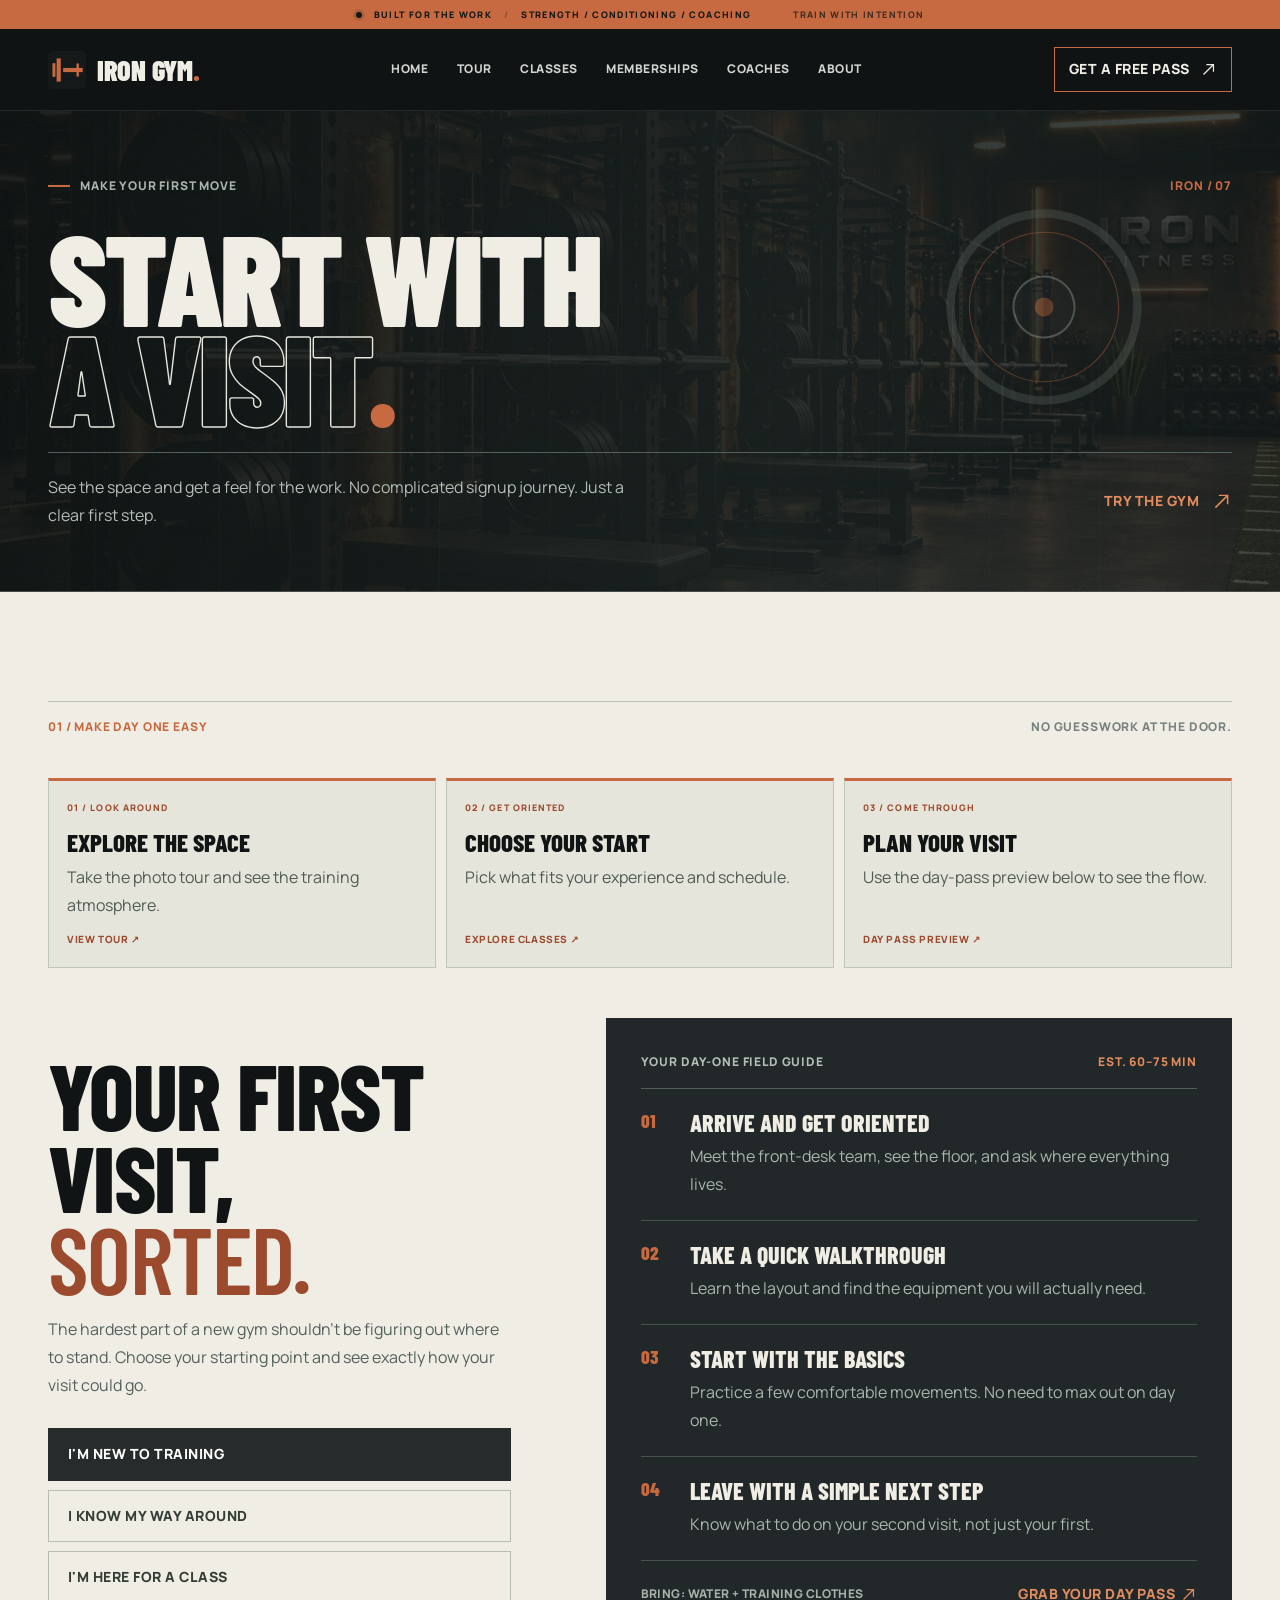
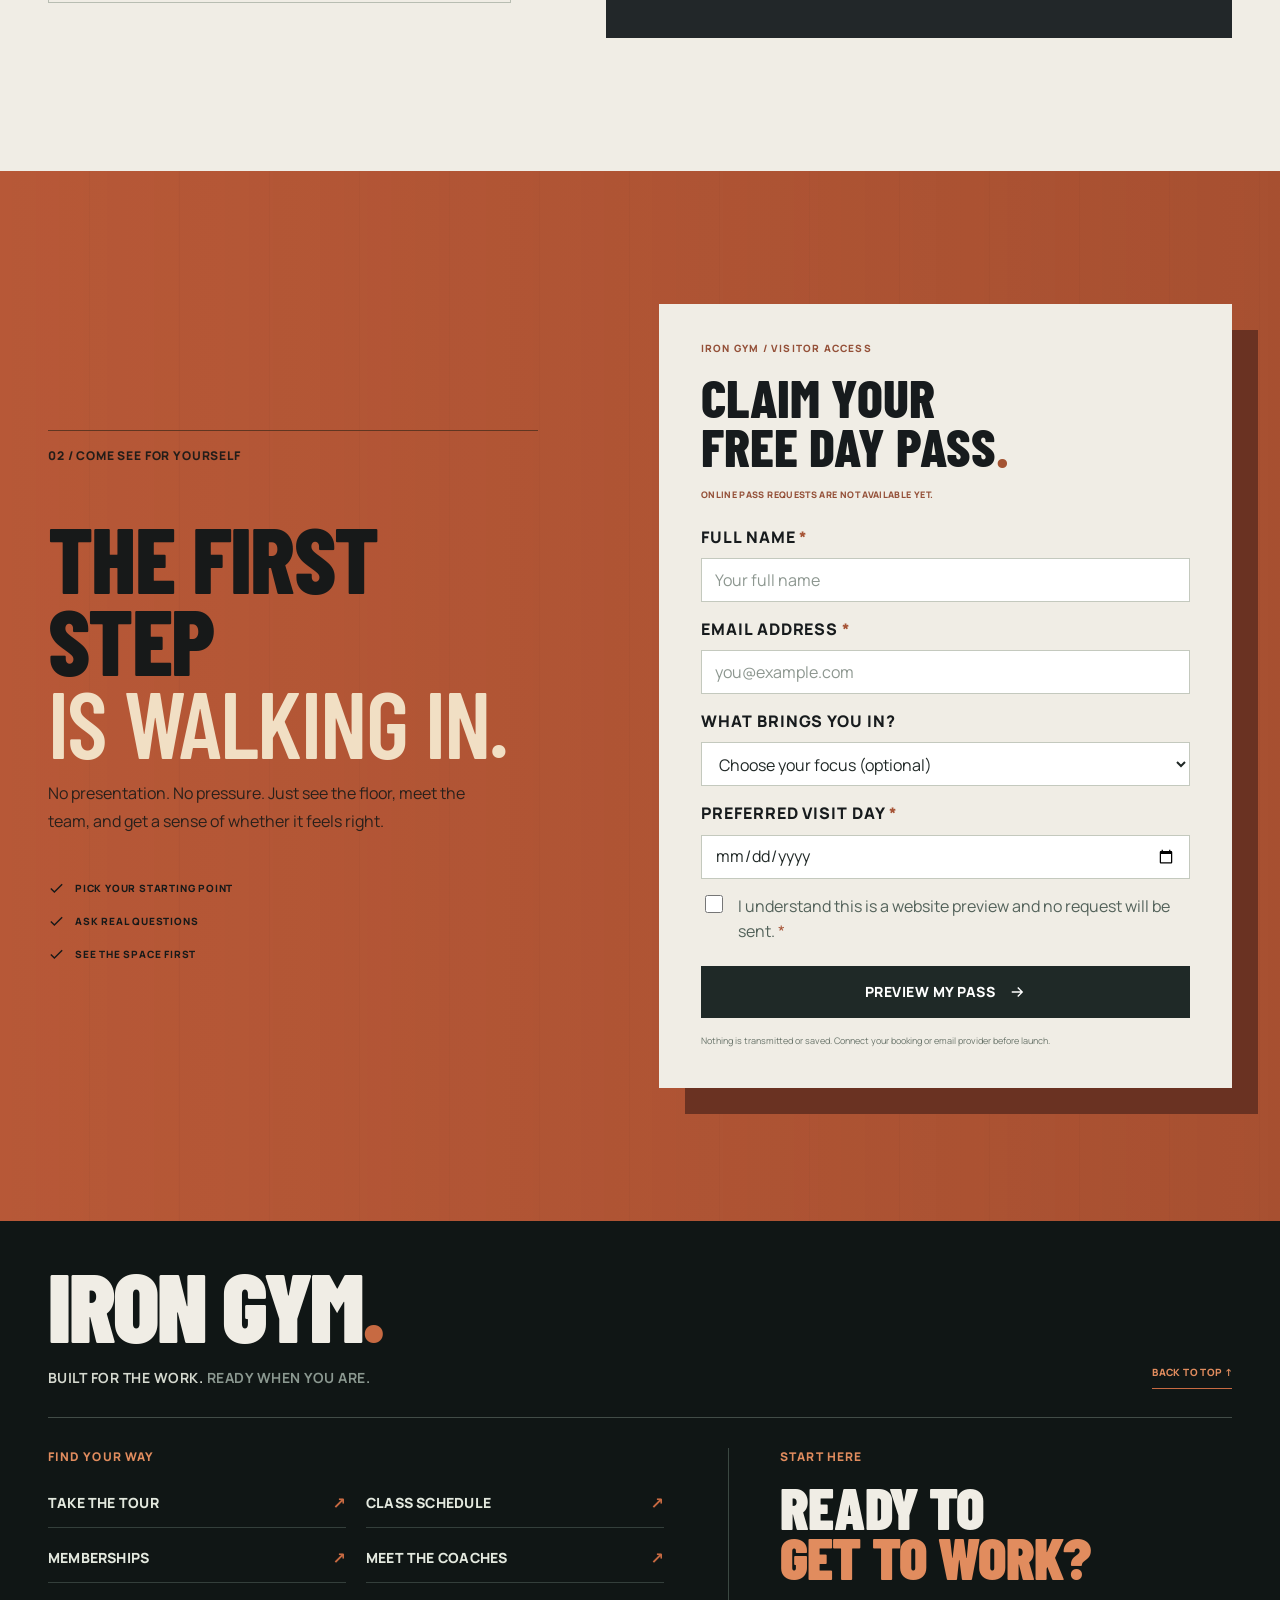
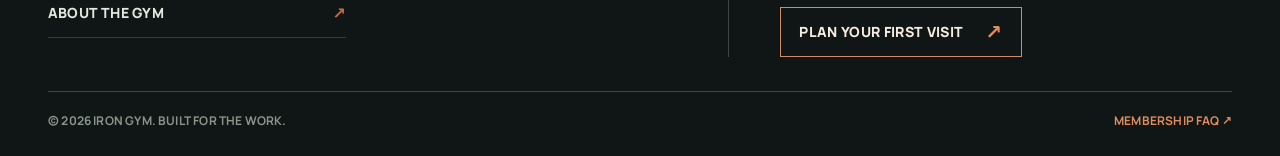
<file: visit.html>
<!doctype html>
<html lang="en">
<head>
  <meta charset="utf-8">
  <meta name="viewport" content="width=device-width, initial-scale=1, viewport-fit=cover">
  <meta name="theme-color" content="#111415">
  <meta name="description" content="Plan your first Iron Gym visit with an interactive arrival guide and a free day pass request preview.">
  <meta property="og:type" content="website">
  <meta property="og:title" content="Your First Visit &amp; Free Pass | IRON GYM">
  <meta property="og:description" content="Plan your first Iron Gym visit with an interactive arrival guide and a free day pass request preview.">
  <meta name="twitter:card" content="summary_large_image">
  <title>Your First Visit &amp; Free Pass | IRON GYM</title>
  <link rel="icon" type="image/svg+xml" href="assets/iron-mark.svg">
  <link rel="preconnect" href="https://fonts.googleapis.com">
  <link rel="preconnect" href="https://fonts.gstatic.com" crossorigin>
  <link href="https://fonts.googleapis.com/css2?family=Barlow+Condensed:wght@500;600;700;800;900&family=Manrope:wght@400;500;600;700;800&display=swap" rel="stylesheet">
  <link rel="stylesheet" href="styles.css">
  <script src="config.js" defer></script>
  <script src="app.js" defer></script>
</head>
<body data-page="visit">
  <a class="skip-link" href="#main">Skip to content</a>
  <!-- Bespoke hand-drawn icon symbols. No icon packages or external icon dependencies. -->
  <svg class="svg-sprite" aria-hidden="true" focusable="false" xmlns="http://www.w3.org/2000/svg">
    <symbol id="i-arrow" viewBox="0 0 24 24"><path d="M5 12h14m-6-6 6 6-6 6"/></symbol>
    <symbol id="i-diagonal" viewBox="0 0 24 24"><path d="M5 19 19 5M9 5h10v10"/></symbol>
    <symbol id="i-plus" viewBox="0 0 24 24"><path d="M12 4v16M4 12h16"/></symbol>
    <symbol id="i-chevron" viewBox="0 0 24 24"><path d="m5 9 7 7 7-7"/></symbol>
    <symbol id="i-clock" viewBox="0 0 24 24"><circle cx="12" cy="12" r="9"/><path d="M12 6v6l4 2"/></symbol>
    <symbol id="i-location" viewBox="0 0 24 24"><path d="M12 21s-7-6-7-12a7 7 0 0 1 14 0c0 6-7 12-7 12Z"/><circle cx="12" cy="9" r="2.5"/></symbol>
    <symbol id="i-check" viewBox="0 0 24 24"><path d="m4 12 5 5L20 6"/></symbol>
    <symbol id="i-bars" viewBox="0 0 48 48"><path d="M4 15h5v18H4zm8-7h7v32h-7zm10 13h23v6H22z"/><path d="M40 14v20"/></symbol>
    <symbol id="i-plates" viewBox="0 0 48 48"><path d="M5 24h38M8 18v12M14 13v22M21 9v30M27 17v14M34 13v22M40 18v12"/></symbol>
    <symbol id="i-coach" viewBox="0 0 48 48"><circle cx="24" cy="12" r="7"/><path d="M8 41v-8c0-9 7-14 16-14s16 5 16 14v8H8zM15 29l9 6 9-6"/></symbol>
    <symbol id="i-pulse" viewBox="0 0 48 48"><path d="M3 25h10l5-13 9 25 5-12h13"/></symbol>
    <symbol id="i-locker" viewBox="0 0 48 48"><rect x="10" y="4" width="28" height="40" rx="1"/><path d="M24 4v40M15 14h4M29 14h4M15 34h4M29 34h4"/></symbol>
    <symbol id="i-shower" viewBox="0 0 48 48"><path d="M11 25V14a8 8 0 0 1 16 0v4M19 18h16v5H19zM23 29v2m8-2v2m-8 7v2m8-7v2M38 29v2M16 29v2"/></symbol>
    <symbol id="i-recovery" viewBox="0 0 48 48"><path d="M24 43s-18-10-18-23a10 10 0 0 1 18-6 10 10 0 0 1 18 6C42 33 24 43 24 43Z"/><path d="M11 26h8l4-9 5 15 3-6h7"/></symbol>
    <symbol id="i-parking" viewBox="0 0 48 48"><rect x="5" y="7" width="38" height="34" rx="2"/><path d="M18 34V14h10a7 7 0 0 1 0 14H18"/></symbol>
    <symbol id="i-strength" viewBox="0 0 48 48"><path d="M4 24h40M8 17v14M14 12v24M20 18v12M28 18v12M34 12v24M40 17v14"/></symbol>
    <symbol id="i-conditioning" viewBox="0 0 48 48"><path d="m9 42 8-15-2-9 7-7 9 2 6 9-6 3-5-7-5 7 10 9-3 9M22 11a5 5 0 1 0-1-10 5 5 0 0 0 1 10"/></symbol>
    <symbol id="i-mobility" viewBox="0 0 48 48"><circle cx="24" cy="8" r="5"/><path d="m8 40 12-12 4-13 4 13 12 12M12 26l12-6 12 6"/></symbol>
    <symbol id="i-smallgroup" viewBox="0 0 48 48"><circle cx="15" cy="13" r="6"/><circle cx="33" cy="13" r="6"/><path d="M3 39v-8a12 12 0 0 1 24 0v8H3zm18 0v-8a12 12 0 0 1 24 0v8H21"/></symbol>
  </svg>

  <div class="announcement"><span class="announcement-dot"></span> BUILT FOR THE WORK <span class="announcement-sep">/</span> <span>STRENGTH / CONDITIONING / COACHING</span> <span class="announcement-right">TRAIN WITH INTENTION</span></div>
  <header class="site-header" id="top">
    <div class="header-inner shell">
      <a class="wordmark" href="index.html" aria-label="Iron Gym home">
        <img src="assets/iron-mark.svg" alt="" width="36" height="36">
        <span>IRON<span class="brand-space"> </span>GYM<span class="wordmark-period">.</span></span>
      </a>
      <nav class="desktop-nav" aria-label="Main navigation"><a href="index.html">HOME</a><a href="tour.html">TOUR</a><a href="classes.html">CLASSES</a><a href="memberships.html">MEMBERSHIPS</a><a href="coaches.html">COACHES</a><a href="about.html">ABOUT</a></nav>
      <div class="header-actions"><a class="header-pass" href="visit.html#free-pass" aria-current="page">GET A FREE PASS <svg><use href="#i-diagonal"/></svg></a><button id="menu-toggle" class="menu-toggle" aria-label="Open navigation" aria-controls="mobile-nav" aria-expanded="false"><span></span><span></span><span></span></button></div>
    </div>
    <nav id="mobile-nav" class="mobile-nav" aria-label="Mobile navigation" hidden><a href="index.html">HOME <span>01</span></a><a href="tour.html">PHOTO TOUR <span>02</span></a><a href="classes.html">CLASSES <span>03</span></a><a href="memberships.html">MEMBERSHIPS <span>04</span></a><a href="coaches.html">COACHES <span>05</span></a><a href="about.html">ABOUT <span>06</span></a><a href="visit.html" aria-current="page">FREE DAY PASS <span>07</span></a></nav>
  </header>

  <main id="main">
<section class="inner-hero" aria-labelledby="page-title">
      <div class="inner-hero-grain" aria-hidden="true"></div>
      <div class="shell inner-hero-content">
        <div class="inner-hero-top"><span><i aria-hidden="true"></i> MAKE YOUR FIRST MOVE</span><span>IRON / 07</span></div>
        <div class="inner-hero-type"><h1 id="page-title">START WITH<br><em>A VISIT<span>.</span></em></h1><div class="inner-hero-mark" aria-hidden="true"><svg viewBox="0 0 200 200"><circle cx="100" cy="100" r="89" fill="none" stroke="#545e59" stroke-width="8"/><circle cx="100" cy="100" r="71" fill="none" stroke="#c76a42" stroke-width="1"/><circle cx="100" cy="100" r="29" fill="#202728" stroke="#9aa7a2" stroke-width="2"/><circle cx="100" cy="100" r="9" fill="#c76a42"/></svg></div></div>
        <div class="inner-hero-bottom"><p>See the space and get a feel for the work. No complicated signup journey. Just a clear first step.</p><a href="visit.html#free-pass">TRY THE GYM <svg aria-hidden="true"><use href="#i-diagonal"/></svg></a></div>
      </div>
    </section>
<section class="section section-bone" id="first-visit" aria-labelledby="first-visit-title"><div class="shell"><div class="section-kicker" data-reveal><span>01 / MAKE DAY ONE EASY</span><span>NO GUESSWORK AT THE DOOR.</span></div><div class="visit-roadmap" aria-label="Three steps to your first visit" data-reveal>
  <div><span>01 / LOOK AROUND</span><strong>EXPLORE THE SPACE</strong><p>Take the photo tour and see the training atmosphere.</p><a href="tour.html">VIEW TOUR ↗</a></div>
  <div><span>02 / GET ORIENTED</span><strong>CHOOSE YOUR START</strong><p>Pick what fits your experience and schedule.</p><a href="classes.html">EXPLORE CLASSES ↗</a></div>
  <div><span>03 / COME THROUGH</span><strong>PLAN YOUR VISIT</strong><p>Use the day-pass preview below to see the flow.</p><a href="#free-pass">DAY PASS PREVIEW ↗</a></div>
</div><div class="visit-layout"><div data-reveal><h2 class="display-heading" id="first-visit-title">YOUR FIRST VISIT,<br><em>SORTED.</em></h2><p class="body-lead dark-lead">The hardest part of a new gym shouldn't be figuring out where to stand. Choose your starting point and see exactly how your visit could go.</p><div class="visit-choice" role="group" aria-label="What describes your first visit"><button type="button" class="visit-option is-active" data-visit="new" aria-pressed="true">I'M NEW TO TRAINING</button><button type="button" class="visit-option" data-visit="experienced" aria-pressed="false">I KNOW MY WAY AROUND</button><button type="button" class="visit-option" data-visit="class" aria-pressed="false">I'M HERE FOR A CLASS</button></div></div><div class="visit-guide" data-reveal><div class="visit-guide-header"><span>YOUR DAY-ONE FIELD GUIDE</span><span>EST. 60–75 MIN</span></div><ol id="visit-steps"></ol><div class="visit-guide-bottom"><span>BRING: WATER + TRAINING CLOTHES</span><a href="visit.html#free-pass">GRAB YOUR DAY PASS <svg><use href="#i-diagonal"/></svg></a></div></div></div></div></section><section class="section pass-section" id="free-pass" aria-labelledby="pass-title"><div class="pass-grid" aria-hidden="true"></div><div class="shell pass-layout"><div data-reveal><div class="section-kicker section-kicker-local"><span>02 / COME SEE FOR YOURSELF</span></div><h2 class="display-heading" id="pass-title">THE FIRST STEP<br><em>IS WALKING IN.</em></h2><p class="body-lead">No presentation. No pressure. Just see the floor, meet the team, and get a sense of whether it feels right.</p><div class="pass-assurances"><span><svg><use href="#i-check"/></svg> PICK YOUR STARTING POINT</span><span><svg><use href="#i-check"/></svg> ASK REAL QUESTIONS</span><span><svg><use href="#i-check"/></svg> SEE THE SPACE FIRST</span></div></div><div class="pass-form-card" data-reveal><div class="form-eyebrow">IRON GYM / VISITOR ACCESS</div><h3>CLAIM YOUR<br>FREE DAY PASS<span>.</span></h3><p class="form-demo-notice">ONLINE PASS REQUESTS ARE NOT AVAILABLE YET.</p><form id="pass-form" novalidate><div class="input-group"><label for="pass-name">FULL NAME <span>*</span></label><input type="text" id="pass-name" name="name" placeholder="Your full name" autocomplete="name" minlength="2" required><small class="field-error" id="error-name"></small></div><div class="input-group"><label for="pass-email">EMAIL ADDRESS <span>*</span></label><input type="email" id="pass-email" name="email" placeholder="you@example.com" autocomplete="email" required><small class="field-error" id="error-email"></small></div><div class="input-group"><label for="pass-goal">WHAT BRINGS YOU IN?</label><select id="pass-goal" name="goal"><option value="">Choose your focus (optional)</option><option value="Strength training">Strength training</option><option value="Conditioning and classes">Conditioning and classes</option><option value="Coaching and guidance">Coaching and guidance</option><option value="Just exploring">Just exploring</option></select></div><div class="input-group"><label for="pass-day">PREFERRED VISIT DAY <span>*</span></label><input id="pass-day" type="date" name="day" required><small class="field-error" id="error-day"></small></div><label class="consent-row"><input id="pass-consent" name="consent" type="checkbox" required><span>I understand this is a website preview and no request will be sent. <span class="required-marker">*</span></span></label><small class="field-error" id="error-consent"></small><button type="submit" class="button button-copper form-submit">PREVIEW MY PASS <svg><use href="#i-arrow"/></svg></button><p class="form-footnote">Nothing is transmitted or saved. Connect your booking or email provider before launch.</p></form><div id="pass-success" class="pass-success" role="status" hidden><div class="success-symbol"><svg><use href="#i-check"/></svg></div><h4>YOU'RE ONE STEP CLOSER.</h4><p id="pass-success-detail"></p><p class="success-caution">This is a preview only. No day pass was actually reserved or emailed.</p><button type="button" id="pass-again" class="button button-dark">START A NEW PREVIEW ↗</button></div></div></div></section>
</main>

  <footer class="site-footer" id="contact">
  <div class="shell">
    <div class="footer-head">
      <div class="footer-brand"><a class="footer-logo" href="index.html">IRON GYM<span>.</span></a><p>BUILT FOR THE WORK. <span>READY WHEN YOU ARE.</span></p></div>
      <a class="footer-top" href="#top">BACK TO TOP ↑</a>
    </div>
    <div class="footer-main">
      <nav class="footer-nav" aria-label="Footer navigation">
        <span class="footer-kicker">FIND YOUR WAY</span>
        <div class="footer-nav-grid">
          <a href="tour.html">TAKE THE TOUR <span aria-hidden="true">↗</span></a>
          <a href="classes.html">CLASS SCHEDULE <span aria-hidden="true">↗</span></a>
          <a href="memberships.html">MEMBERSHIPS <span aria-hidden="true">↗</span></a>
          <a href="coaches.html">MEET THE COACHES <span aria-hidden="true">↗</span></a>
          <a href="about.html">ABOUT THE GYM <span aria-hidden="true">↗</span></a>
        </div>
      </nav>
      <div class="footer-visit">
        <span class="footer-kicker">START HERE</span>
        <h3>READY TO<br><em>GET TO WORK?</em></h3>
        <a href="visit.html#first-visit">PLAN YOUR FIRST VISIT <span aria-hidden="true">↗</span></a>
      </div>
    </div>
    <div class="footer-extra" id="footer-extra" hidden>
      <div class="footer-location" id="footer-location" hidden>
        <span class="footer-kicker">FIND US</span>
        <p id="footer-address"></p>
        <p class="footer-hours" id="footer-hours"></p>
        <div id="map-container" class="footer-map-frame" hidden></div>
      </div>
      <div class="footer-social" id="footer-social" hidden>
        <span class="footer-kicker">FOLLOW ALONG</span>
        <div id="footer-social-links"></div>
      </div>
    </div>
    <div class="footer-bottom">
      <span>© <span id="copyright-year">2026</span> IRON GYM. BUILT FOR THE WORK.</span>
      <a href="memberships.html#faq">MEMBERSHIP FAQ ↗</a>
    </div>
  </div>
</footer>

  <div class="sticky-mobile-actions" aria-label="Quick actions"><a href="memberships.html" class="mobile-join">VIEW PLANS <svg><use href="#i-arrow"/></svg></a><a href="visit.html#free-pass" class="mobile-pass">FREE PASS <svg><use href="#i-diagonal"/></svg></a></div>

  <dialog id="booking-dialog" class="booking-dialog" aria-labelledby="dialog-title"><form method="dialog" class="dialog-shell"><div class="dialog-top"><span>IRON GYM / REQUEST A SESSION</span><button class="dialog-close" value="cancel" aria-label="Close dialog" type="submit">×</button></div><h2 id="dialog-title">LET'S GET TO WORK.</h2><p id="dialog-copy">Choose a session to see what comes next.</p><div id="dialog-details"></div><p class="dialog-disclaimer">Preview only. No reservations are made. A verified scheduling provider must be connected before launch.</p><div class="dialog-actions"><button class="button button-ghost-dark" value="cancel" type="submit">GO BACK</button><a href="visit.html#free-pass" id="dialog-pass-link" class="button button-copper">GET A FREE PASS ↗</a></div></form></dialog>
  <div class="sr-only" aria-live="polite" aria-atomic="true" id="status-announcer"></div>
</body>
</html>
</file>
<file: styles.css>
/* ===========================================================
   IRON GYM / FORGED
   Original responsive visual system • no CSS framework
   Palette: Iron Black / Gunmetal / Forged Copper / Bone White
   =========================================================== */
:root{
  --ink:#111415; --deep:#171b1d; --slate:#222729; --slate-2:#2b3031;
  --copper:#c76a42; --copper-bright:#e18c5e; --bone:#f0ede5;
  --paper:#e7e4dc; --silver:#9da8a3; --muted:#77817e; --line:#444c4b;
  --line-light:#c6c7be; --display:'Barlow Condensed','Arial Narrow',Impact,sans-serif;
  --body:'Manrope',system-ui,-apple-system,Segoe UI,sans-serif;
  --header-height:82px; --shell-width:1320px; --ease:cubic-bezier(.2,.65,.2,1);
}
*{box-sizing:border-box}
html{scroll-behavior:smooth;scroll-padding-top:calc(var(--header-height) + 12px)}
body{margin:0;background:var(--ink);color:var(--bone);font-family:var(--body);font-size:15px;line-height:1.65;-webkit-font-smoothing:antialiased;min-width:320px}
body.menu-open{overflow:hidden}
button,input,select,textarea{font:inherit}
button{cursor:pointer}
a{color:inherit;text-decoration:none}
img,svg{display:block;max-width:100%}
svg:not(.svg-sprite){flex-shrink:0}
[hidden]{display:none!important}
::selection{background:var(--copper);color:#111}
:focus-visible{outline:3px solid var(--copper-bright);outline-offset:4px}
button:disabled{cursor:not-allowed;opacity:.43}
.shell{width:min(calc(100% - 96px),var(--shell-width));margin-inline:auto}
.svg-sprite{position:absolute;inline-size:0;block-size:0;overflow:hidden}
.sr-only{position:absolute!important;width:1px;height:1px;overflow:hidden;clip:rect(0,0,0,0);white-space:nowrap}
.skip-link{position:fixed;top:-80px;left:20px;z-index:999;background:var(--copper);color:#111;padding:12px 20px;font-weight:800}
.skip-link:focus{top:12px}
/* HEADER */
.announcement{height:29px;background:var(--copper);color:#111615;display:flex;align-items:center;justify-content:center;gap:12px;font-size:9px;line-height:1;letter-spacing:.15em;font-weight:800}
.announcement-dot{width:6px;height:6px;border-radius:50%;background:#151818;box-shadow:0 0 0 3px #1518181f}
.announcement-sep{opacity:.35}.announcement-right{margin-left:30px;opacity:.73}
.site-header{height:var(--header-height);position:sticky;top:0;z-index:80;background:rgba(17,20,21,.96);border-bottom:1px solid #4c56544f;backdrop-filter:blur(16px)}
.header-inner{height:100%;display:flex;align-items:center;justify-content:space-between;gap:26px}
.wordmark{display:inline-flex;align-items:center;gap:11px;white-space:nowrap}
.wordmark>span{font:900 28px/1 var(--display);letter-spacing:-.01em}.wordmark-period{color:var(--copper)}
.wordmark img{width:38px;height:38px}
.desktop-nav{display:flex;gap:clamp(14px,2.2vw,34px);align-items:center}
.desktop-nav a{font-size:10px;font-weight:800;letter-spacing:.08em;color:#d1d5d1;transition:color .2s}
.desktop-nav a:hover{color:var(--copper-bright)}
.header-actions{display:flex;align-items:center;gap:15px}
.header-pass{display:inline-flex;align-items:center;gap:22px;padding:13px 16px;border:1px solid var(--copper);color:var(--bone);font-size:10px;font-weight:800;letter-spacing:.08em;transition:background .2s,color .2s}
.header-pass:hover{background:var(--copper);color:var(--ink)}
.header-pass svg,.text-link svg{width:17px;height:17px;stroke:currentColor;fill:none;stroke-width:1.7}
.menu-toggle{display:none;width:41px;height:41px;border:1px solid #424b49;background:transparent;align-items:center;justify-content:center;flex-direction:column;gap:5px}
.menu-toggle span{width:18px;height:1.5px;background:var(--bone);transition:transform .2s,opacity .2s}
.menu-toggle[aria-expanded="true"] span:nth-child(1){transform:translateY(6.5px) rotate(45deg)}
.menu-toggle[aria-expanded="true"] span:nth-child(2){opacity:0}
.menu-toggle[aria-expanded="true"] span:nth-child(3){transform:translateY(-6.5px) rotate(-45deg)}
.mobile-nav{position:absolute;top:100%;left:0;right:0;background:#171b1d;border-bottom:1px solid #515d59;padding:12px max(24px,calc((100% - var(--shell-width))/2));box-shadow:0 20px 35px #0007}
.mobile-nav a{display:flex;justify-content:space-between;gap:20px;padding:16px 0;border-bottom:1px solid #454c4c;color:var(--bone);font:700 24px/1.1 var(--display);letter-spacing:.04em}
.mobile-nav a:last-child{border-bottom:0;color:var(--copper-bright)}
.mobile-nav span{font:600 10px/1 var(--body);color:#77817e}
/* SHARED */
.section{position:relative;overflow:hidden;padding:clamp(90px,10.4vw,148px) 0}
.section-bone{background:var(--bone);color:var(--ink)}.section-dark{background:var(--ink);color:var(--bone)}.section-slate{background:var(--slate);color:var(--bone)}
.section-kicker{display:flex;align-items:center;justify-content:space-between;gap:20px;margin-bottom:52px;padding-top:16px;border-top:1px solid currentColor;font-size:10px;line-height:1.35;font-weight:800;letter-spacing:.13em;color:var(--muted)}
.section-kicker span:first-child{color:var(--copper)}.section-bone .section-kicker{border-color:#bcc2b9}.section-dark .section-kicker,.section-slate .section-kicker{border-color:#404a47}
.section-kicker-local{width:min(100%,490px)}
.section-intro{display:flex;align-items:end;justify-content:space-between;gap:60px;margin-bottom:55px}
.section-intro>p{max-width:365px;margin:0 0 9px;font-size:15px;line-height:1.8;color:#56605b}
.section-intro.light>p{color:#a4ada9}
.display-heading{font:800 clamp(61px,7.3vw,116px)/.88 var(--display);letter-spacing:-.017em;margin:0;text-transform:uppercase}
.display-heading em{font-weight:600;font-style:normal;color:var(--copper)}
.section-bone .display-heading em{color:#9b4a2e}
.body-lead{max-width:480px;font-size:16px;line-height:1.9;color:#a5b0aa}
.body-lead.dark-lead{color:#53615d}
.eyebrow{font-size:10px;letter-spacing:.13em;font-weight:800;color:var(--copper)}.eyebrow.dark{color:#9b4a2e}
.button{border:0;display:inline-flex;align-items:center;justify-content:center;gap:23px;min-height:52px;padding:13px 23px;font:800 11px/1.2 var(--body);letter-spacing:.065em;white-space:nowrap;transition:background .2s,color .2s,transform .2s}
.button:hover:not(:disabled){transform:translateY(-2px)}
.button svg{width:18px;height:18px;stroke:currentColor;stroke-width:1.8;fill:none}
.button-copper{background:var(--copper);color:#101717}.button-copper:hover{background:var(--copper-bright)}
.button-ghost{border:1px solid #5b6461;color:var(--bone);background:transparent}.button-ghost:hover{background:#303738}
.button-ghost-dark{border:1px solid #59615c;color:#171b1d;background:transparent}
.button-dark{background:var(--ink);color:var(--bone)}
.copper-dot{color:var(--copper)}
.mini-copper-dot{color:var(--copper);font-size:8px;margin-left:6px}
.muted-note{color:#97a39d;font-size:11px;margin-top:22px;letter-spacing:.025em}
[data-reveal]{opacity:0;transform:translateY(23px);transition:opacity .72s var(--ease),transform .72s var(--ease)}
[data-reveal].is-visible{opacity:1;transform:translateY(0)}
/* HERO */
.hero{position:relative;min-height:min(780px,calc(100svh - var(--header-height) - 29px));height:auto;display:flex;flex-direction:column;justify-content:center;overflow:hidden;background:#0b0e0f;isolation:isolate}
.hero-photo,.hero-noise,.hero-grid{position:absolute;inset:0;pointer-events:none}
.hero-photo{background:linear-gradient(90deg,#0d1112 0%,#0d1112f2 27%,#0d1112be 55%,#10131339 95%),linear-gradient(0deg,#111415 0%,transparent 45%),url('assets/iron-floor.webp') 70% 45%/cover no-repeat;z-index:-3}
.hero-noise{z-index:-1;opacity:.28;background-image:url('assets/grain.svg');mix-blend-mode:overlay}
.hero-grid{z-index:-2;background-image:linear-gradient(90deg,#77817e13 1px,transparent 1px);background-size:calc(100%/12) 100%;opacity:.5}
.hero-content{padding-top:clamp(100px,13vw,178px);padding-bottom:135px;z-index:2}
.hero-eyebrow{display:flex;align-items:center;gap:12px;color:#c1c9c2;font-size:10px;letter-spacing:.19em;font-weight:800;margin-bottom:33px}
.tiny-dash{width:25px;height:2px;background:var(--copper)}.hero-count{margin-left:auto;color:#75817b;font-size:10px}
.hero h1{font:900 clamp(90px,12.5vw,220px)/.755 var(--display);letter-spacing:-.035em;margin:0;text-transform:uppercase;max-width:1200px}
.hero h1>span{display:block;white-space:nowrap}.hero-outline{-webkit-text-stroke:1.5px #e1e2db;color:transparent}
.hero-outline .copper-dot{-webkit-text-stroke:0;color:var(--copper)}
.hero-lower{display:flex;align-items:end;justify-content:space-between;gap:35px;margin-top:54px}
.hero-copy{max-width:490px}.hero-copy p{max-width:470px;color:#c6ceca;font-size:16px;line-height:1.8;margin:0 0 28px}
.hero-ctas{display:flex;align-items:center;gap:35px;flex-wrap:wrap}.text-link{font-size:10px;font-weight:800;letter-spacing:.1em;border-bottom:1px solid #87928b;padding:12px 0}.text-link span{color:var(--copper);margin-left:10px}
.hero-stamp{border:1px solid #a2aba33a;border-radius:50%;width:128px;height:128px;display:flex;flex-direction:column;justify-content:center;align-items:center;transform:rotate(-14deg);font-size:10px;letter-spacing:.16em;line-height:1.5;color:#9daaa4;text-align:center;flex:0 0 auto}
.hero-stamp b{font:800 32px/1 var(--display);color:var(--bone);letter-spacing:.05em}
.hero-bottom{position:absolute;left:50%;bottom:32px;transform:translateX(-50%);display:flex;align-items:center;justify-content:space-between;gap:24px;font-size:9px;letter-spacing:.15em;font-weight:800;color:#99a49f;z-index:2}
.scroll-down{font-size:17px;color:var(--copper);padding-left:8px}.hero-image-label{opacity:.57;font-size:8px}
.forge-stroke{position:absolute;width:100%;height:55px;bottom:-1px;left:0;fill:none;stroke:var(--copper);stroke-width:2.3;z-index:3}
.forge-stroke path{stroke-dasharray:1350;stroke-dashoffset:1350;animation:draw-forge 2.4s .5s var(--ease) forwards}
@keyframes draw-forge{to{stroke-dashoffset:0}}
.marquee{height:68px;display:flex;align-items:center;overflow:hidden;background:var(--copper);color:#171b1d;white-space:nowrap}
.marquee-track{display:flex;align-items:center;gap:38px;width:max-content;animation:marquee-move 38s linear infinite;font:800 22px/1 var(--display);letter-spacing:.075em}
.marquee-track b{font-size:18px}@keyframes marquee-move{to{transform:translateX(-50%)}}
/* THE STANDARD */
.why-top{display:flex;align-items:end;justify-content:space-between;gap:60px;margin-bottom:60px}
.why-top>p{max-width:350px;font-size:15px;line-height:1.85;color:#53615d;margin:0 0 10px}
.standard-layout{display:grid;grid-template-columns:1.06fr 1fr;gap:7.5%;align-items:stretch}
.standard-visual{min-height:465px;position:relative;background:#171b1d;overflow:hidden}
.standard-visual-image{position:absolute;inset:0;background:linear-gradient(0deg,#0d1112dd,#0d11122a 55%,#0d111226),url('assets/iron-racks.webp') 50% 50%/cover}
.standard-overlay{position:absolute;left:27px;right:27px;bottom:31px;display:flex;justify-content:space-between;align-items:center;font-size:11px;font-weight:800;letter-spacing:.12em;color:#f0ede5}
.standard-overlay b{color:var(--copper);font-size:10px}
.image-placeholder-tag{position:absolute;top:20px;left:20px;padding:6px 9px;background:#0d1112ab;color:#c1c9c2;letter-spacing:.1em;font-size:8px;font-weight:800}
.standard-points{display:flex;flex-direction:column;justify-content:center}
.standard-point{display:grid;grid-template-columns:40px 1fr 20px;gap:18px;padding:31px 0;border-bottom:1px solid #bbbeb6}
.standard-point:first-child{border-top:1px solid #bbbeb6}
.standard-num{font:800 19px/1 var(--display);color:#9b4a2e}
.standard-point h3{font:800 27px/.95 var(--display);margin:0 0 14px}
.standard-point p{font-size:13px;line-height:1.85;color:#606a65;margin:0;max-width:350px}
.standard-point svg{width:18px;height:18px;stroke:#9b4a2e;stroke-width:1.5;fill:none}
.stat-grid{display:grid;grid-template-columns:repeat(3,1fr) 1.05fr;gap:0;margin-top:85px;border-block:1px solid #bcc0b6}
.stat{padding:32px 25px;border-right:1px solid #bcc0b6}.stat:first-child{padding-left:0}.stat:last-child{border-right:0}
.stat-number{font:800 62px/.9 var(--display);letter-spacing:-.02em;color:#252a29;display:block;margin-bottom:16px}
.stat>span{font-size:10px;letter-spacing:.09em;font-weight:800}.stat small{display:block;color:#9b4a2e;font-size:8px;margin-top:5px}
.stat-side p{font-size:11px;color:#6b756d;line-height:1.9;margin:0}
/* QUIZ */
.program-section{background:radial-gradient(circle at 95% 22%,#3a2b2744,transparent 35%),#111415}
.program-orbit{position:absolute;right:-200px;top:-40px;width:690px;height:690px;border:1px solid #3941405a;border-radius:50%;pointer-events:none}.program-orbit div{position:absolute;inset:60px;border:1px solid #39414070;border-radius:50%}.program-orbit div+div{inset:140px;border-color:#8a5b443d}
/* SCHEDULE */
.schedule-panel{background:#fbfaf5;border:1px solid #d0d2c9;box-shadow:0 20px 55px #1b272110}
.schedule-header{display:flex;justify-content:space-between;align-items:center;gap:15px;padding:29px 32px;border-bottom:1px solid #d3d6cd}
.schedule-header h3{font:800 39px/1 var(--display);margin:9px 0 0}.sample-label{font-size:9px;letter-spacing:.09em;font-weight:800;color:#8c5d49}
.day-tabs{display:grid;grid-template-columns:repeat(8,minmax(0,1fr));padding:20px 32px 0;gap:5px}
.day-tab{border:1px solid #c9cdc5;background:#f1f0e8;padding:13px 2px;color:#4b5851;font-size:10px;font-weight:800;letter-spacing:.06em}
.day-tab.is-active,.day-tab[aria-pressed="true"]{background:#202626;color:#fff;border-color:#202626}
.day-tab:hover:not(.is-active){border-color:#9b4a2e}
.filter-row{padding:21px 32px;display:grid;grid-template-columns:repeat(3,minmax(0,1fr)) auto;gap:13px;align-items:end}
.filter-row label{font-size:9px;letter-spacing:.1em;font-weight:800;color:#48564e}
.filter-row select,.calc-line select{appearance:none;width:100%;display:block;margin-top:8px;padding:13px 32px 13px 13px;color:#27302a;border:1px solid #c4c9bf;border-radius:0;background:#fff url('assets/select-arrow.svg') right 13px center/12px no-repeat;font-size:12px;font-weight:700}
.filter-row select:focus,.calc-line select:focus{outline:2px solid var(--copper);outline-offset:1px}
.reset-button{border:0;border-bottom:1px solid #9b4a2e;color:#9b4a2e;background:none;padding:13px 2px;font-size:9px;letter-spacing:.06em;font-weight:900;white-space:nowrap}
.schedule-results-bar{display:flex;justify-content:space-between;gap:20px;border-top:1px solid #d6d9d1;border-bottom:1px solid #d6d9d1;padding:10px 32px;font-size:9px;font-weight:800;letter-spacing:.13em;color:#6d7970}
.class-results{padding:0 32px}
.class-row{display:grid;grid-template-columns:90px minmax(0,1.5fr) minmax(100px,1fr) 100px 42px;gap:18px;align-items:center;min-height:103px;border-bottom:1px solid #d8dad2;transition:background .2s}
.class-row:last-child{border-bottom:0}.class-row:hover{background:#f5f2e9}
.class-time{font:800 24px/1 var(--display);white-space:nowrap}.class-time small{display:block;margin-top:5px;font:700 10px/1 var(--body);letter-spacing:.06em;color:#697770}
.class-name{display:flex;gap:14px;align-items:center}.class-name-icon{width:43px;height:43px;background:#ecebe2;display:grid;place-items:center;flex:0 0 auto}
.class-name-icon svg{width:25px;height:25px;fill:none;stroke:#9b4a2e;stroke-width:1.8}
.class-name strong{display:block;font:800 23px/1 var(--display)}.class-name small,.class-coach small{display:block;color:#768179;font-size:10px;margin-top:5px}
.class-coach{font-size:12px;font-weight:800}
.class-level{justify-self:start;font-size:9px;font-weight:800;letter-spacing:.08em;padding:7px 9px;border:1px solid #b9c0b7;color:#46534b}.class-level[data-level="High"]{border-color:#be7c5c;color:#9b4a2e}
.class-more{width:35px;height:35px;display:grid;place-items:center;background:var(--ink);border:0;color:var(--bone);transition:background .2s}.class-more:hover{background:#9b4a2e}.class-more svg{width:16px;height:16px;stroke:currentColor;stroke-width:1.8;fill:none}
.no-classes{padding:40px 0;color:#4d5851}.no-classes button{background:var(--ink);color:white;border:0;padding:10px 20px;margin-top:10px}
.schedule-footnote{padding:17px 32px;background:#ece9df;color:#59665c;font-size:10px}.schedule-footnote span{color:#9b4a2e}
/* CAPACITY */
.capacity-layout{display:grid;grid-template-columns:.85fr 1.15fr;gap:8%;align-items:center}
.capacity-card{background:#171c1d;border:1px solid #56615c;padding:32px;box-shadow:25px 25px 0 #161a1c}
.capacity-card-top,.forecast-title{display:flex;justify-content:space-between;align-items:center;gap:18px;font-size:10px;font-weight:800;letter-spacing:.11em;color:#bbc5bd}
.simulation-pulse{display:flex;align-items:center;gap:7px;color:#d78a63}.simulation-pulse i{width:7px;height:7px;background:var(--copper);border-radius:50%;animation:pulse 2s ease-in-out infinite}
@keyframes pulse{50%{opacity:.25;box-shadow:0 0 0 6px #c76a4214}}
.capacity-main{display:grid;grid-template-columns:215px 1fr;gap:35px;align-items:center;margin:32px 0 36px}
.capacity-ring{width:210px;aspect-ratio:1;border-radius:50%;background:conic-gradient(var(--copper) 0 38%,#394140 38% 100%);position:relative;display:grid;place-items:center;transition:background .5s}
.capacity-ring:before{content:'';position:absolute;inset:15px;border-radius:50%;background:#171c1d}
.capacity-ring>div{z-index:1;text-align:center}.capacity-ring b{font:800 70px/.9 var(--display);display:block}.capacity-ring span{font-size:9px;font-weight:800;letter-spacing:.16em;color:#adb8af}
.capacity-reading>span{font:800 34px/1 var(--display);color:var(--copper)}.capacity-reading p{color:#b2bcb6;font-size:13px;margin:10px 0}.capacity-reading small{font-size:10px;color:#7f8d84;display:block}
.capacity-refresh{background:none;border:0;padding:12px 0 5px;border-bottom:1px solid var(--copper);color:var(--copper-bright);font-size:9px;letter-spacing:.1em;font-weight:800;margin-top:13px}
.capacity-legend{display:flex;gap:20px;flex-wrap:wrap;margin-top:32px}.capacity-legend span{display:flex;align-items:center;gap:7px;font-size:9px;font-weight:800;letter-spacing:.06em;color:#c8d0c8}.capacity-legend i{width:8px;height:8px;border-radius:50%}.legend-low{background:#779786}.legend-mid{background:var(--copper)}.legend-high{background:#d04b3b}
.forecast-title{padding-top:23px;border-top:1px solid #404a45}.forecast-title small{color:#7f8c83;font-size:9px}
.forecast-bars{display:grid;grid-template-columns:repeat(7,1fr);gap:10px;min-height:130px;align-items:end;padding:18px 0 0}
.forecast-bar{display:flex;flex-direction:column;align-items:center;gap:8px;height:115px;justify-content:end}
.forecast-bar .bar{width:100%;max-width:42px;min-height:5px;background:#5b796f;transition:height .5s,background .5s}
.forecast-bar[data-level="mid"] .bar{background:var(--copper)}.forecast-bar[data-level="high"] .bar{background:#d04b3b}
.forecast-bar small{font:700 9px/1 var(--body);white-space:nowrap;color:#9aa59e}
.capacity-note{margin:20px 0 0;color:#8a978c;font-size:10px;line-height:1.6}
/* MEMBERSHIPS */
.membership-controls{display:flex;align-items:center;justify-content:space-between;gap:15px;flex-wrap:wrap;margin:0 0 22px}
.membership-controls>span:first-child{font-size:10px;letter-spacing:.11em;font-weight:800}
.billing-toggle{display:flex;padding:4px;background:#deddd4;border:1px solid #c1c6ba}
.billing-choice{border:0;padding:13px 19px;min-height:44px;background:transparent;font-size:10px;font-weight:800;letter-spacing:.07em;color:#4e5d54}.billing-choice.is-active{background:var(--ink);color:var(--bone)}
.billing-choice small{color:#c76a42;font-size:8px;margin-left:5px}.pricing-demo-tag{color:#986046;font-size:9px;font-weight:800;letter-spacing:.07em}
.plan-grid{display:grid;grid-template-columns:repeat(3,minmax(0,1fr));gap:14px}
.plan-card{background:#fcfaf4;border:1px solid #d0d2c7;min-height:550px;display:flex;flex-direction:column;position:relative;transition:transform .25s,box-shadow .25s}
.plan-card:hover{transform:translateY(-4px);box-shadow:0 18px 45px #00000012}.plan-card.is-popular{background:#23282a;color:var(--bone);border-color:#23282a}
.plan-top{padding:29px 29px 23px;border-bottom:1px solid #d1d4ca}.is-popular .plan-top{border-color:#4e5853}
.plan-name{display:flex;justify-content:space-between;align-items:center;gap:8px}.plan-name h3{font:800 31px/1 var(--display);margin:0}.plan-name span{font-size:8px;letter-spacing:.06em;font-weight:800;background:var(--copper);padding:7px 8px;color:#101717}
.plan-subtitle{margin:14px 0 21px;color:#6c7770;font-size:12px}.is-popular .plan-subtitle{color:#b1bab4}
.plan-price{display:flex;align-items:baseline;gap:4px}.plan-price b{font:800 77px/.8 var(--display);letter-spacing:-.015em}.plan-price>span{font-size:12px;font-weight:800}.plan-billing{font-size:10px;line-height:1.7;color:#647066;margin:13px 0 0;min-height:35px}.is-popular .plan-billing{color:#aebbb0}
.plan-features{padding:24px 29px 10px;flex:1}.plan-features strong{font-size:10px;letter-spacing:.11em}.plan-features ul{list-style:none;margin:17px 0 0;padding:0}.plan-features li{display:flex;align-items:flex-start;gap:10px;font-size:12px;line-height:1.65;margin:12px 0}.plan-features li svg{width:15px;height:15px;stroke:#9b4a2e;fill:none;stroke-width:2.5;flex:0 0 auto;margin-top:3px}.is-popular .plan-features li svg{stroke:var(--copper-bright)}
.plan-bottom{padding:20px 29px 29px}.plan-bottom .button{width:100%}.plan-card:not(.is-popular) .button{background:#1b2221;color:#f0ede5}.plan-card:not(.is-popular) .button:hover{background:#9b4a2e}
.plan-bottom small{display:block;text-align:center;color:#657169;font-size:9px;margin-top:13px}.is-popular .plan-bottom small{color:#adbbb2}
.plan-calculator{margin-top:36px;display:grid;grid-template-columns:1fr 1.08fr;gap:60px;padding:38px 46px;background:#e0dfd5;border:1px solid #c4c9be}
.plan-calculator h3{font:800 41px/.95 var(--display);margin:12px 0}.plan-calculator p{font-size:12px;line-height:1.8;color:#626e63;max-width:390px}
.calc-right>label{display:flex;justify-content:space-between;gap:12px;font-size:9px;letter-spacing:.1em;font-weight:800}.calc-right>label strong{color:#9b4a2e}
#visits-slider{appearance:none;width:100%;height:5px;background:linear-gradient(90deg,var(--copper) 0 33.33%,#b9c2b5 33.33%);margin:23px 0 25px;cursor:pointer}
#visits-slider::-webkit-slider-thumb{appearance:none;width:21px;height:21px;border:5px solid #222729;background:var(--copper);border-radius:50%}
#visits-slider::-moz-range-thumb{width:14px;height:14px;border:4px solid #222729;background:var(--copper);border-radius:50%}
.calc-line{display:flex;justify-content:space-between;align-items:center;gap:18px;border-top:1px solid #bbc1b5;padding-top:15px;font-size:10px;letter-spacing:.07em;font-weight:800}
.calc-line select{width:185px;margin:0}
.calc-outcome{margin-top:24px;padding-top:22px;border-top:1px solid #bbc1b5;display:flex;align-items:center;gap:19px}
.calc-outcome strong{font:800 55px/.9 var(--display)}.calc-outcome span{font-size:9px;letter-spacing:.07em;font-weight:800}.calc-outcome small{display:block;font-size:9px;letter-spacing:0;font-weight:500;color:#697569;margin-top:5px}
/* COACHES */
.coach-grid{display:grid;grid-template-columns:repeat(3,minmax(0,1fr));gap:18px}
.coach-card{border:1px solid #49534d;background:#212729;transition:transform .25s}
.coach-card:hover{transform:translateY(-4px)}.coach-portrait{height:365px;background:#242d2f;position:relative;overflow:hidden}
.coach-portrait img{width:100%;height:100%;object-fit:cover;filter:saturate(.75);transition:transform .5s}.coach-card:hover img{transform:scale(1.035)}
.coach-portrait:after{content:'';position:absolute;inset:0;background:linear-gradient(0deg,#18202198,transparent 50%);pointer-events:none}
.coach-tag{position:absolute;left:20px;top:20px;z-index:1;color:#e2e8df;background:#111415c0;padding:6px 8px;font-size:9px;letter-spacing:.1em;font-weight:800}
.coach-main{padding:23px 24px 18px}.coach-main h3{font:800 35px/1 var(--display);margin:0 0 8px}
.coach-main>p{font-size:11px;letter-spacing:.07em;font-weight:800;color:var(--copper);margin:0}
.coach-actions{display:flex;gap:9px;margin-top:22px}
.coach-actions button{border:1px solid #5c6960;background:transparent;color:var(--bone);padding:12px;flex:1;font-size:10px;font-weight:800;letter-spacing:.05em}
.coach-actions button:last-child{background:var(--copper);border-color:var(--copper);color:#141717}.coach-actions button:hover{border-color:var(--copper-bright)}
.coach-details{padding:20px 24px 24px;background:#151a1b;border-top:1px solid #4b5651}.coach-details p{font-size:12px;line-height:1.8;color:#bec9bd;margin:0 0 15px}
.coach-details>span{font-size:9px;color:var(--copper);font-weight:800;letter-spacing:.1em}.coach-details ul{list-style:none;padding:0;display:flex;gap:8px;flex-wrap:wrap}
.coach-details li{font-size:10px;padding:6px 9px;border:1px solid #657168}
/* TRANSFORM */
.transform-layout{display:grid;grid-template-columns:.8fr 1.2fr;gap:8%;align-items:center}
.transform-disclaimer{padding-left:20px;border-left:2px solid #9b4a2e;margin-top:35px}.transform-disclaimer span{font-size:10px;font-weight:800;letter-spacing:.1em;color:#9b4a2e}.transform-disclaimer p{color:#59645b;font-size:12px;max-width:350px;line-height:1.8}
.compare-frame{background:#1f2524;padding:14px;box-shadow:18px 18px 0 #cdd0c6}
.compare-stage{position:relative;aspect-ratio:8/6.5;overflow:hidden;isolation:isolate;cursor:ew-resize;touch-action:pan-y}
.compare-base,.compare-after img{width:100%;height:100%;object-fit:cover}.compare-after{position:absolute;top:0;left:0;bottom:0;width:var(--reveal);overflow:hidden;border-right:3px solid var(--copper)}
.compare-after img{width:100%;max-width:none;height:100%}
.compare-tag{position:absolute;top:20px;z-index:2;background:#141919df;color:#fff;padding:8px 10px;font-size:10px;font-weight:800;letter-spacing:.08em}.compare-tag-left{left:18px}.compare-tag-right{right:18px}
.compare-divider{position:absolute;left:var(--reveal);top:50%;transform:translate(-50%,-50%);width:42px;height:42px;background:var(--copper);border:3px solid #f0ede5;border-radius:50%;display:grid;place-items:center;color:#111;z-index:3;font-size:19px;pointer-events:none}
.compare-label{display:block;margin:19px 2px 8px;font-size:10px;font-weight:800;letter-spacing:.1em;color:var(--bone)}
#compare-range{width:100%;accent-color:var(--copper);cursor:ew-resize}
.compare-frame>p{font-size:9px;color:#aeb8ae;letter-spacing:.07em;margin:10px 2px 2px}
/* AMENITIES */
.amenity-grid{display:grid;grid-template-columns:repeat(4,1fr);border-top:1px solid #535e58;border-left:1px solid #535e58}
.amenity{min-height:214px;border-right:1px solid #535e58;border-bottom:1px solid #535e58;padding:25px;display:flex;flex-direction:column;align-items:flex-start;justify-content:space-between;gap:17px;transition:background .2s}
.amenity:hover{background:#303839}.amenity-icon{width:51px;height:51px;stroke:var(--copper);stroke-width:1.5;fill:none}
.amenity h3{font:800 25px/1 var(--display);margin:0 0 8px}.amenity p{font-size:11px;color:#a6b0a7;line-height:1.7;margin:0}
/* FIRST VISIT */
.visit-layout{display:grid;grid-template-columns:.85fr 1.15fr;gap:8%;align-items:center}
.visit-choice{display:flex;flex-direction:column;gap:9px;margin-top:29px}
.visit-option{text-align:left;padding:16px 19px;background:transparent;border:1px solid #b8bdb2;font-size:10px;font-weight:800;letter-spacing:.07em;color:#333e36;transition:background .2s,color .2s}
.visit-option:hover{border-color:#9b4a2e}.visit-option.is-active{background:#262c2b;color:white;border-color:#262c2b}
.visit-guide{background:#222729;color:var(--bone);padding:35px}
.visit-guide-header{display:flex;justify-content:space-between;gap:10px;border-bottom:1px solid #515d56;padding-bottom:18px;color:#b5bfb6;font-size:10px;letter-spacing:.07em;font-weight:800}
.visit-guide-header span:last-child{color:var(--copper-bright)}
.visit-guide ol{list-style:none;counter-reset:guide;padding:0;margin:0}
.visit-guide li{display:grid;grid-template-columns:36px 1fr;gap:13px;padding:22px 0;border-bottom:1px solid #46534d;counter-increment:guide}
.visit-guide li:before{content:counter(guide,decimal-leading-zero);font:800 19px/1 var(--display);color:var(--copper)}
.visit-guide li strong{display:block;font:800 24px/1 var(--display);margin-bottom:7px}.visit-guide li p{font-size:12px;line-height:1.7;color:#aab5ab;margin:0}
.visit-guide-bottom{display:flex;align-items:center;justify-content:space-between;gap:18px;flex-wrap:wrap;margin-top:24px}
.visit-guide-bottom>span{font-size:9px;font-weight:800;color:#a6b1a8;letter-spacing:.07em}
.visit-guide-bottom a{display:flex;align-items:center;gap:5px;font-size:10px;font-weight:800;color:var(--copper-bright)}.visit-guide-bottom svg{width:17px;height:17px;stroke:currentColor;fill:none;stroke-width:1.7}
/* TESTIMONIALS */
.quote-grid{display:grid;grid-template-columns:repeat(3,1fr);gap:18px}
.quote-grid blockquote{margin:0;padding:30px;border:1px solid #4b5550;min-height:295px;display:flex;flex-direction:column;justify-content:space-between;background:#1b2021}
.quote-mark{font:800 80px/.6 var(--display);color:var(--copper)}
.quote-grid blockquote p{font:600 clamp(21px,2.1vw,30px)/1.15 var(--display);margin:30px 0;color:#f0ede5}
.quote-grid footer{display:flex;justify-content:space-between;flex-wrap:wrap;gap:7px;padding-top:17px;border-top:1px solid #4b5550;color:#b7c3b9;font-size:9px;font-weight:800;letter-spacing:.06em}
.quote-grid footer span{color:var(--copper)}
/* FAQ */
.faq-layout{display:grid;grid-template-columns:.72fr 1.28fr;gap:9%}.faq-list{border-top:1px solid #b8c0b5}
.faq-list details{border-bottom:1px solid #b8c0b5;padding:0 5px}.faq-list summary{list-style:none;display:flex;align-items:center;justify-content:space-between;gap:20px;min-height:80px;padding:19px 0;cursor:pointer;font-size:14px;font-weight:800}
.faq-list summary::-webkit-details-marker{display:none}.faq-list summary::after{content:'+';font:500 25px/1 var(--body);color:#9b4a2e}.faq-list details[open] summary::after{content:'−'}
.faq-list details p{font-size:12px;color:#626d64;line-height:1.9;max-width:560px;margin:0;padding:0 30px 24px 0}
/* FREE PASS */
.pass-section{background:#b75837;color:#171919;isolation:isolate}.pass-grid{position:absolute;inset:0;z-index:-1;background:linear-gradient(90deg,transparent 0%,#6d321936 100%),repeating-linear-gradient(90deg,transparent 0 89px,#261a1411 90px);pointer-events:none}
.pass-layout{display:grid;grid-template-columns:.88fr 1fr;gap:9%;align-items:center}
.pass-layout .section-kicker{border-color:#613621;color:#261e19}.pass-layout .section-kicker span:first-child{color:#231d19}
.pass-layout .display-heading em{color:#f1dfc4}
.pass-layout .body-lead{color:#2a201b;max-width:420px}
.pass-assurances{display:flex;flex-direction:column;gap:16px;margin-top:45px}
.pass-assurances span{display:flex;align-items:center;gap:10px;font-size:10px;font-weight:800;letter-spacing:.08em}.pass-assurances svg{width:17px;height:17px;stroke:#171919;stroke-width:2;fill:none}
.pass-form-card{background:#f0ede5;color:#171b1d;padding:36px 42px 40px;box-shadow:26px 26px 0 #6a3222}
.form-eyebrow{font-size:10px;color:#945038;letter-spacing:.12em;font-weight:800}.pass-form-card h3{font:800 54px/.9 var(--display);margin:16px 0}.pass-form-card h3 span{color:#a45433}
.form-demo-notice{font-size:9px;color:#945038;font-weight:800;letter-spacing:.04em;margin:0 0 22px}
.input-group{margin-bottom:14px}.input-group label{display:block;font-size:10px;font-weight:800;letter-spacing:.06em;margin-bottom:7px}.input-group label span,.required-marker{color:#a65436}
.input-group input,.input-group select{width:100%;border:1px solid #c4c9be;background:#fff;color:#202826;border-radius:0;height:44px;padding:10px 13px;font-size:12px}
.input-group input::placeholder{color:#8d9790}.input-group input[aria-invalid="true"]{border-color:#a63124}
.field-error{display:block;color:#9c241a;font-size:10px;min-height:0;line-height:1.45}.field-error:not(:empty){padding-top:5px}
.consent-row{display:flex;gap:12px;align-items:flex-start;margin:15px 0 8px;font-size:10px;color:#53625a;line-height:1.6}
.consent-row input{width:18px;height:18px;flex:0 0 auto;accent-color:#9c4b2e;margin-top:1px}
.form-submit{width:100%;margin-top:13px;background:#1f2927;color:#fff}.form-submit:hover{background:#9c4b2e}
.form-footnote{color:#6a756b;font-size:9px;line-height:1.6;margin:16px 0 0}
.pass-success{padding:18px 0 6px;animation:success-in .45s var(--ease) both}.success-symbol{background:#26332d;border-radius:50%;width:66px;height:66px;display:grid;place-items:center;margin-bottom:24px}.success-symbol svg{width:35px;height:35px;stroke:#f0ede5;stroke-width:2.5;fill:none;stroke-dasharray:40;stroke-dashoffset:40;animation:check-draw .7s .2s forwards}
@keyframes check-draw{to{stroke-dashoffset:0}}@keyframes success-in{from{opacity:0;transform:translateY(15px)}to{opacity:1;transform:translateY(0)}}
.pass-success h4{font:800 38px/.95 var(--display);margin:0 0 16px}.pass-success>p{font-size:12px;color:#4d5a50}.pass-success .success-caution{font-size:11px;color:#945038;font-weight:800}
/* FOOTER */
.site-footer{background:#101414;color:#f0ede5;padding:75px 0 22px}
.footer-head{display:flex;justify-content:space-between;gap:20px;align-items:start;padding-bottom:64px;border-bottom:1px solid #424c47}
.footer-logo{font:900 clamp(66px,10vw,150px)/.75 var(--display);letter-spacing:-.025em}.footer-logo span{color:var(--copper)}
.footer-head p{font-size:15px;color:#a2afa5;margin:25px 0 0}.footer-top{font-size:10px;font-weight:800;letter-spacing:.1em;border-bottom:1px solid var(--copper);padding-bottom:9px;white-space:nowrap}
.footer-columns{display:grid;grid-template-columns:1fr .8fr .8fr 1.25fr;gap:45px;padding:53px 0 65px}
.footer-columns h3{font-size:10px;color:var(--copper);letter-spacing:.12em;margin:0 0 21px}
.footer-columns p,.footer-columns a:not(.footer-logo),.footer-placeholder{display:block;color:#c4cdc4;font-size:12px;line-height:1.9;margin:0 0 12px}
.footer-columns a:hover{color:var(--copper-bright)}.footer-placeholder{color:#88978e!important;font-size:10px!important}
.footer-hours{color:#85968c;font-size:11px;margin-top:15px}
.map-placeholder{height:165px;border:1px solid #46534c;background:repeating-linear-gradient(0deg,#39423c21 0 1px,transparent 1px 28px),repeating-linear-gradient(90deg,#39423c21 0 1px,transparent 1px 28px);display:flex;align-items:center;justify-content:center;gap:14px;padding:15px;text-align:left;color:#91a095;font-size:10px;line-height:1.8;letter-spacing:.05em}
.map-placeholder svg{width:32px;height:32px;stroke:var(--copper);stroke-width:1.5;fill:none}.map-placeholder iframe{width:100%;height:100%;border:0}
.map-placeholder.has-map{padding:0}
.footer-bottom{border-top:1px solid #3c4840;display:flex;justify-content:space-between;gap:20px;flex-wrap:wrap;padding:23px 0 0;font-size:9px;font-weight:700;letter-spacing:.07em;color:#88968c}
.footer-bottom a{color:var(--copper-bright)}
/* BOTTOM CTA */
.sticky-mobile-actions{display:none;transition:transform .25s var(--ease)}
/* DIALOG */
.booking-dialog{width:min(94vw,540px);max-height:90svh;overflow:auto;padding:0;background:var(--bone);border:1px solid #bcbfb5;color:var(--ink);box-shadow:0 30px 110px #000a}
.booking-dialog::backdrop{background:#0a0e0edb;backdrop-filter:blur(4px)}
.dialog-shell{padding:32px}.dialog-top{display:flex;justify-content:space-between;align-items:center;gap:15px;border-bottom:1px solid #b8c0b5;padding-bottom:19px;font-size:10px;letter-spacing:.11em;font-weight:800;color:#9b4a2e}
.dialog-close{font-size:31px;line-height:1;background:transparent;border:0;color:var(--ink)}.dialog-shell h2{font:800 55px/.9 var(--display);margin:27px 0 14px}
.dialog-shell>p{font-size:13px;color:#5b685e}.dialog-detail{padding:14px;background:#e3e1d6;border-left:3px solid #9b4a2e;font-size:12px;line-height:1.8}
.dialog-disclaimer{font-size:10px!important;color:#875139!important;margin-top:20px}.dialog-actions{display:flex;gap:12px;justify-content:space-between;flex-wrap:wrap;margin-top:22px}.dialog-actions .button{font-size:10px}
/* BREAKPOINTS */
@media(max-width:1200px){
 .desktop-nav{gap:14px}.desktop-nav a{font-size:9px}.header-pass{gap:9px}.shell{width:calc(100% - 74px)}
 .display-heading{font-size:clamp(60px,8vw,102px)}.hero h1{font-size:clamp(90px,13vw,175px)}
 .capacity-main{grid-template-columns:175px 1fr;gap:24px}.capacity-ring{width:175px}.capacity-ring b{font-size:60px}
 .footer-columns{gap:20px}.plan-top,.plan-features,.plan-bottom{padding-left:23px;padding-right:23px}
}
@media(max-width:1020px){
 :root{--header-height:72px}
 .desktop-nav{display:none}.menu-toggle{display:flex}.header-pass{min-height:39px}.hero{min-height:660px}
 .hero h1{font-size:clamp(85px,13.2vw,140px)}
 .why-top,.section-intro{gap:24px}.section-intro>p,.why-top>p{max-width:300px}
 .capacity-layout{gap:5%}.capacity-card{padding:24px}.capacity-main{grid-template-columns:148px 1fr;gap:18px}.capacity-ring{width:148px}.capacity-ring:before{inset:12px}.capacity-ring b{font-size:52px}
 .stat-grid{grid-template-columns:repeat(3,1fr)}.stat-side{grid-column:1/-1;padding:15px 0;border-top:1px solid #bcc0b6}
 .plan-grid{gap:9px}.plan-price b{font-size:66px}.plan-name h3{font-size:28px}
 .coach-portrait{height:310px}.footer-columns{grid-template-columns:1fr 1fr 1fr}.footer-map{grid-column:1/-1}.map-placeholder{height:190px}
}
@media(max-width:760px){
 :root{--header-height:66px}
 .shell{width:calc(100% - 42px)}
 .announcement{font-size:8px;height:28px;gap:7px}.announcement-right{display:none}
 .wordmark>span{font-size:25px}.wordmark img{width:31px;height:31px}
 .header-pass{display:none}
 .section{padding:78px 0}.section-kicker{margin-bottom:35px;font-size:9px}.section-kicker span:last-child{font-size:8px;text-align:right}
 .display-heading{font-size:clamp(55px,12vw,88px)}
 .section-intro,.why-top{display:block;margin-bottom:34px}.section-intro p,.why-top>p{margin:22px 0 0;max-width:530px}
 .hero{min-height:700px;min-height:min(760px,calc(100svh - 94px));min-height:max(630px,calc(100svh - 94px))}
 .hero-photo{background:linear-gradient(90deg,#0d1112e8 0%,#0d1112b8 40%,#0d111270 100%),linear-gradient(0deg,#111415,transparent 50%),url('assets/iron-floor.webp') 62% center/cover}
 .hero-content{padding-top:90px;padding-bottom:130px}
 .hero h1{font-size:clamp(72px,15.5vw,128px)}.hero-eyebrow{font-size:8px;margin-bottom:30px;letter-spacing:.13em}
 .hero-lower{margin-top:43px}.hero-copy p{font-size:14px;max-width:390px}.hero-stamp{display:none}.hero-bottom{font-size:8px;bottom:25px}.hero-bottom>span:nth-child(2),.hero-image-label{display:none}
 .hero-ctas{gap:23px}.hero-ctas .button{min-height:49px;padding:14px 17px;font-size:10px}.text-link{font-size:9px}
 .marquee{height:56px}.marquee-track{font-size:19px}
 .standard-layout{grid-template-columns:1fr;gap:35px}.standard-visual{min-height:370px}.standard-point{padding:23px 0}
 .stat-grid{margin-top:55px}.stat{padding:25px 14px}.stat-number{font-size:47px}.stat>span{font-size:9px}
 .schedule-header{padding:25px 21px}.day-tabs{padding:17px 20px 0;grid-template-columns:repeat(4,1fr)}.filter-row{padding:18px 20px;grid-template-columns:repeat(2,1fr)}.filter-row .reset-button{justify-self:start}.class-results{padding:0 20px}.schedule-results-bar{padding:12px 20px}
 .class-row{grid-template-columns:75px minmax(0,1fr) 32px;gap:9px;min-height:95px}.class-time{font-size:21px}.class-name strong{font-size:20px}.class-name-icon{width:37px;height:37px}.class-name-icon svg{width:23px;height:23px}.class-coach,.class-level{display:none}.schedule-footnote{padding:15px 20px}
 .capacity-layout,.transform-layout,.visit-layout,.faq-layout{grid-template-columns:1fr;gap:35px}.capacity-card{box-shadow:12px 12px 0 #161a1c;margin-bottom:10px}.capacity-main{grid-template-columns:160px 1fr}.capacity-ring{width:160px}
 .plan-grid{grid-template-columns:1fr;gap:13px}.plan-card{min-height:auto}.plan-price b{font-size:75px}.plan-features{padding-bottom:10px}.plan-bottom{padding-top:10px}.plan-features ul{display:grid;grid-template-columns:1fr 1fr;gap:0 12px}
 .membership-controls{align-items:flex-start}.plan-calculator{grid-template-columns:1fr;gap:20px;padding:26px}
 .coach-grid{grid-template-columns:1fr;gap:15px}.coach-card{display:grid;grid-template-columns:44% 56%;min-height:290px}.coach-portrait{height:100%;min-height:290px}.coach-main{padding:21px 19px}.coach-main h3{font-size:31px}.coach-actions{flex-direction:column;gap:8px}.coach-actions button{padding:11px 6px}.coach-details{grid-column:1/-1}
 .compare-frame{box-shadow:11px 11px 0 #cdd0c6}
 .amenity-grid{grid-template-columns:repeat(2,1fr)}.amenity{min-height:185px}
 .quote-grid{grid-template-columns:1fr}.quote-grid blockquote{min-height:210px}.quote-grid blockquote p{font-size:30px}
 .pass-layout{grid-template-columns:1fr;gap:36px}.pass-assurances{margin-top:25px}.pass-form-card{box-shadow:12px 12px 0 #6a3222;padding:30px 26px}
 .footer-head{padding-bottom:45px}.footer-logo{font-size:clamp(75px,17vw,120px)}.footer-columns{grid-template-columns:1fr 1fr;gap:28px}.footer-map{grid-column:1/-1}
 .footer-top{font-size:9px}.sticky-mobile-actions{display:grid;grid-template-columns:1fr 1fr;position:fixed;bottom:0;bottom:env(safe-area-inset-bottom,0);left:0;right:0;z-index:75;box-shadow:0 -8px 30px #0008}
 .sticky-mobile-actions a{min-height:58px;display:flex;align-items:center;justify-content:center;gap:13px;font-size:11px;font-weight:900;letter-spacing:.06em}.sticky-mobile-actions svg{width:18px;height:18px;stroke-width:2;stroke:currentColor;fill:none}
 .mobile-join{background:#242b29;color:white}.mobile-pass{background:var(--copper);color:#161716}
 body.pass-active .sticky-mobile-actions{transform:translateY(calc(100% + 10px));pointer-events:none}
 .site-footer{padding-bottom:85px}
}
@media(max-width:450px){
 .shell{width:calc(100% - 36px)}.display-heading{font-size:clamp(54px,12.5vw,70px)}
 .hero{min-height:630px}.hero-content{padding-top:70px;padding-bottom:145px}.hero h1{font-size:clamp(56px,16.6vw,78px)}
 .hero-copy p{font-size:13px;max-width:335px}.hero-ctas{gap:12px}.hero-ctas .button{font-size:9px;padding-inline:13px}.text-link{font-size:8px}
 .standard-visual{min-height:320px}.stat{padding:22px 10px}.stat-number{font-size:40px}.stat>span{font-size:8px}
 .day-tabs{gap:4px;padding:14px 12px 0}.day-tab{font-size:9px;padding:11px 1px}.filter-row{padding:15px 12px}.class-results{padding:0 12px}.schedule-header{padding:22px 12px}.schedule-header h3{font-size:33px}.sample-label{font-size:7px;max-width:120px}.schedule-results-bar{padding:11px 12px;font-size:8px}.schedule-results-bar>span:last-child{display:none}
 .class-row{grid-template-columns:63px 1fr 32px}.class-time{font-size:19px}.class-name{gap:8px}.class-name strong{font-size:19px}.class-name-icon{width:31px;height:31px}.class-name-icon svg{width:19px;height:19px}
 .capacity-main{grid-template-columns:1fr;justify-items:center;text-align:center}.capacity-card{padding:17px}.capacity-reading{display:flex;flex-direction:column;align-items:center}.capacity-card-top,.forecast-title{font-size:9px}
 .plan-features ul{grid-template-columns:1fr}.plan-card{min-height:unset}.plan-calculator{padding:20px}.calc-line select{width:142px}.calc-outcome strong{font-size:45px}
 .coach-card{grid-template-columns:40% 60%}.coach-main{padding:18px 13px}.coach-main h3{font-size:29px}.coach-tag{font-size:8px;left:9px;top:12px}.coach-portrait{min-height:280px}
 .amenity{padding:17px;min-height:185px}.amenity-icon{width:42px;height:42px}.amenity h3{font-size:22px}
 .compare-tag{font-size:8px;top:10px;padding:6px}.compare-tag-left{left:8px}.compare-tag-right{right:8px}
 .visit-guide{padding:22px 19px}.visit-guide-header{font-size:9px}.visit-guide-bottom{align-items:flex-start}
 .pass-form-card h3{font-size:47px}.footer-columns{grid-template-columns:1fr 1fr}.footer-logo{font-size:68px}.footer-head{align-items:end}.footer-top{font-size:8px}
}
@media(prefers-reduced-motion:reduce){
 html{scroll-behavior:auto}*,*:before,*:after{animation-duration:.01ms!important;animation-iteration-count:1!important;transition-duration:.01ms!important;scroll-behavior:auto!important}
 [data-reveal]{opacity:1;transform:none}.forge-stroke path{stroke-dashoffset:0}
}


/* 2026 refinement: expressive typography with motion limited to the hero. */
@keyframes forged-type-enter{from{clip-path:inset(0 0 100% 0);transform:translateY(18px);filter:blur(3px)}to{clip-path:inset(0 0 0 0);transform:translateY(0);filter:blur(0)}}
.hero h1 .hero-line{display:block;clip-path:inset(0 0 0 0);animation:forged-type-enter .85s cubic-bezier(.16,1,.3,1) both}
.hero h1 .hero-line-two{animation-delay:.17s}
.hero-eyebrow{animation:forged-detail-in .6s .12s both}
.hero-copy{animation:forged-detail-in .65s .35s both}
@keyframes forged-detail-in{from{opacity:0;transform:translateY(11px)}to{opacity:1;transform:translateY(0)}}
/* Original steel plate: a depth cue, not a heavy 3D render. */
.hero-stamp{border:none;position:relative;isolation:isolate;width:148px;height:148px;transform:rotate(-12deg);box-shadow:0 0 0 14px #0c0f1055;transition:transform .65s var(--ease),filter .45s}
.hero-stamp:hover{transform:rotate(0deg) scale(1.045);filter:brightness(1.15)}
.plate-mark{position:absolute;inset:0;width:100%;height:100%;filter:drop-shadow(5px 10px 10px #050706bb);z-index:-1}
.plate-word{position:absolute;color:#e8e4da;text-shadow:0 1px #000;font:800 10px/1 var(--body);letter-spacing:.13em}
.plate-word-top{top:37px}.plate-word-bottom{bottom:37px;color:var(--copper-bright);font:900 16px/1 var(--display)}
/* Saved plan is explicitly opted into; never records browsing behavior. */
/* Micro-interactions communicate choices and preserve layout dimensions. */
.plan-card{transition:transform .28s var(--ease),box-shadow .28s var(--ease),border-color .28s}
.plan-card:focus-within{border-color:var(--copper);box-shadow:0 16px 34px #0002}
.plan-card .button svg,.hero-ctas .button svg{transition:transform .2s var(--ease)}
.plan-card .button:hover svg,.hero-ctas .button:hover svg{transform:translateX(4px)}
/* Architectural asymmetry only on large displays. Small screens retain an orderly grid. */
@media(min-width:1100px){
 .quote-grid blockquote:nth-child(2){transform:translateY(24px);border-top:3px solid var(--copper)}
 .quote-grid blockquote:nth-child(3){transform:translateY(48px)}
 .testimonials-section{padding-bottom:clamp(145px,13vw,205px)}
 .standard-visual{clip-path:polygon(0 0,96% 0,100% 6%,100% 100%,0 100%)}
}
@media(max-width:760px){
}
@media(max-width:450px){
}
@media(prefers-reduced-motion:reduce){
 .hero h1 .hero-line,.hero-eyebrow,.hero-copy{animation:none;clip-path:none;filter:none;transform:none}
 .hero-stamp:hover{transform:rotate(-12deg);filter:none}
 .quote-grid blockquote{transition:none}
}

/* Persistent opt-in match is reflected in the pricing comparison. */
.plan-card.is-saved{border-color:var(--copper);box-shadow:inset 0 0 0 2px var(--copper)}
.plan-card .saved-match-tag{background:var(--copper);color:#161b1c;padding:4px 7px;font-size:8px;letter-spacing:.08em}


/* ============================================================
   FORGED MULTI-PAGE ARCHITECTURE / HOME GATEWAYS / INNER HEROES
   ============================================================ */
.desktop-nav a[aria-current="page"], .mobile-nav a[aria-current="page"]{color:var(--copper-bright)}
.desktop-nav a[aria-current="page"]{box-shadow:0 2px var(--copper);padding-block:10px}
/* Each page has its own editorial entry point, without a full-screen intro. */
.inner-hero{position:relative;isolation:isolate;min-height:390px;background:linear-gradient(125deg,#101314,#171b1d 70%,#232b2b);overflow:hidden;border-bottom:1px solid #454b49}
.inner-hero:before{position:absolute;inset:0;content:"";background:repeating-linear-gradient(90deg,transparent,transparent 109px,#b0bbb20a 110px);z-index:-1}
.inner-hero-grain{position:absolute;inset:0;background:url('assets/grain.svg');opacity:.2;mix-blend-mode:screen;z-index:-1;pointer-events:none}
.inner-hero-content{padding-top:66px;padding-bottom:62px;position:relative}
.inner-hero-top,.inner-hero-bottom{display:flex;align-items:center;justify-content:space-between;gap:32px}
.inner-hero-top{font-size:10px;letter-spacing:.16em;font-weight:800;color:#aab5ae}
.inner-hero-top>span:first-child{display:flex;align-items:center;gap:10px}
.inner-hero-top i{width:22px;height:2px;background:var(--copper)}
.inner-hero-top>span:last-child{color:var(--copper)}
.inner-hero-type{position:relative;margin:33px 0 25px}
.inner-hero-type h1{font:900 clamp(68px,10vw,142px)/.78 var(--display);margin:0;text-transform:uppercase;letter-spacing:-.025em;position:relative;z-index:1}
.inner-hero-type em{font-style:normal;color:transparent;-webkit-text-stroke:1.4px #e5e6dd}
.inner-hero-type em span{-webkit-text-stroke:0;color:var(--copper)}
.inner-hero-mark{position:absolute;width:min(24vw,210px);height:min(24vw,210px);right:7%;top:-25px;opacity:.38;transform:rotate(-12deg)}
.inner-hero-bottom{padding-top:20px;border-top:1px solid #54605c}
.inner-hero-bottom p{max-width:610px;margin:0;color:#b4bdb7;line-height:1.8;font-size:14px}
.inner-hero-bottom a{display:inline-flex;align-items:center;gap:12px;font-size:10px;letter-spacing:.11em;font-weight:800;color:var(--copper-bright);white-space:nowrap}
.inner-hero-bottom a svg,.gateway-card svg,.page-route-strip svg{width:21px;height:21px;stroke:currentColor;fill:none;stroke-width:1.7}
/* A proper homepage, with direct routes into every major experience. */
.gateway-section{padding-block:clamp(80px,8vw,110px)}
.gateway-heading{display:flex;justify-content:space-between;align-items:end;gap:35px;margin-bottom:50px}
.gateway-heading>p{color:#4e5c56;max-width:340px;line-height:1.8;margin:0 0 9px}
.gateway-grid{display:grid;grid-template-columns:repeat(3,minmax(0,1fr));gap:12px}
.gateway-card{min-height:320px;padding:28px;display:flex;flex-direction:column;background:#1c2222;color:var(--bone);border-top:3px solid transparent;transition:background .2s,border-color .2s,transform .2s}
.gateway-card:hover,.gateway-card:focus-visible{background:#252e2c;border-color:var(--copper);transform:translateY(-4px)}
.gateway-top{display:flex;justify-content:space-between;gap:12px;align-items:center;font-size:10px;letter-spacing:.13em;color:#aaafa8;font-weight:800}
.gateway-top svg{height:38px;width:38px;color:var(--copper);stroke-width:1.3}
.gateway-card strong{font:800 clamp(31px,3vw,48px)/.92 var(--display);margin-top:35px;letter-spacing:.012em;text-transform:uppercase}
.gateway-card>p{color:#b7c0ba;line-height:1.8;margin:13px 0 30px;font-size:13px}
.gateway-bottom{margin-top:auto;border-top:1px solid #3f4946;padding-top:18px;display:flex;align-items:center;justify-content:space-between;color:var(--copper-bright);font-size:10px;letter-spacing:.1em;font-weight:800}
.home-feature{background:var(--slate);color:var(--bone)}
.home-feature-inner{display:grid;grid-template-columns:1fr 1fr;gap:8%;align-items:center;min-height:520px}
.home-feature-art{min-height:440px;position:relative;background:linear-gradient(80deg,#14171961,#12161722),url('assets/iron-racks.webp') center/cover no-repeat;border-left:3px solid var(--copper)}
.home-feature-art>span{position:absolute;bottom:16px;left:22px;font-size:9px;font-weight:800;letter-spacing:.11em;color:#ddd}
.home-feature-copy{padding-block:65px}.home-feature-copy p{max-width:420px;color:#bac4be;line-height:1.8;margin:27px 0}
.home-final{background:var(--copper);color:#111;overflow:hidden;padding:55px 0}
.home-final-inner{display:flex;align-items:center;justify-content:space-between;gap:35px}
.home-final h2{font:900 clamp(42px,6vw,85px)/.9 var(--display);margin:7px 0 0}
.home-final h2 em{font-style:normal;color:#fff4e4}
.home-final .eyebrow{color:#202929}
.page-route-strip{background:#202729;padding:65px 0;border-top:1px solid #48524e}
.route-strip-inner{display:flex;align-items:center;justify-content:space-between;gap:36px}
.route-strip-inner>div{max-width:760px}
.route-strip-inner span{font-size:10px;font-weight:800;letter-spacing:.15em;color:var(--copper-bright)}
.route-strip-inner strong{font:800 clamp(34px,4vw,65px)/.95 var(--display);display:block;margin:13px 0}
.route-strip-inner p{color:#b6c2ba;margin:0}
/* Make page flow feel purposeful, not like twelve homepage sections. */
.inner-hero+.section{padding-top:clamp(80px,8.5vw,120px)}
@media(max-width:1050px){.desktop-nav{gap:13px}.desktop-nav a{font-size:9px}.header-pass{padding-inline:12px}}
@media(max-width:900px){.gateway-heading{align-items:flex-start;flex-direction:column;gap:18px}.gateway-grid{grid-template-columns:1fr 1fr}.gateway-card{min-height:270px}.home-feature-inner{gap:6%}}
@media(max-width:760px){
 .inner-hero{min-height:320px}.inner-hero-content{padding:48px 0 45px}.inner-hero-type{margin-block:26px}.inner-hero-type h1{font-size:clamp(62px,14vw,93px)}
 .inner-hero-mark{right:0;top:6px;opacity:.2}
 .inner-hero-bottom{align-items:flex-start;gap:18px}.inner-hero-bottom p{font-size:12px}
 .gateway-grid{grid-template-columns:1fr}.gateway-card{min-height:220px;padding:23px}.gateway-card strong{margin-top:18px}
 .home-feature-inner{grid-template-columns:1fr;gap:0}.home-feature-art{min-height:300px}.home-feature-copy{padding:60px 0}
 .home-final-inner,.route-strip-inner{align-items:flex-start;flex-direction:column;gap:24px}
}
@media(max-width:450px){
 .inner-hero-type h1{font-size:clamp(54px,15vw,72px)}.inner-hero-top{font-size:8px}
 .inner-hero-bottom{flex-direction:column}.inner-hero-bottom a{padding:4px 0}
 .home-feature-art{min-height:250px}.gateway-card{min-height:220px}
}
@media(prefers-reduced-motion:reduce){.gateway-card:hover{transform:none}}


/* -----------------------------------------------------------
   EDITORIAL DESIGN UPDATE / 2026
   Depo-inspired composition, precision marks & tactile surfaces.
   All artwork is authored specifically for IRON GYM.
   ----------------------------------------------------------- */
.gateway-grid{grid-template-columns:minmax(0,1.18fr) minmax(0,.82fr);grid-template-rows:repeat(2,minmax(226px,1fr));gap:13px}
.gateway-card{position:relative;isolation:isolate;min-height:226px;overflow:hidden;border:1px solid #404a47;border-top:2px solid #5b6661;box-shadow:0 15px 36px #0e11101a;transition:transform .28s var(--ease),background .25s,border-color .25s,box-shadow .28s}
.gateway-card-featured{grid-row:span 2;min-height:485px;padding:clamp(27px,3.4vw,47px);background:radial-gradient(ellipse at 88% 15%,#59605a3a 0,transparent 48%),linear-gradient(135deg,#222a29,#111616)}
.gateway-card-classes{background:linear-gradient(135deg,#24302e,#171f20)}
.gateway-card-memberships{background:linear-gradient(135deg,#24292b,#1b1f20)}
.gateway-card::before{content:attr(data-index);pointer-events:none;position:absolute;right:22px;bottom:-55px;font:900 clamp(160px,17vw,290px)/.9 var(--display);letter-spacing:-.06em;color:transparent;-webkit-text-stroke:1px #89928a20;z-index:-1}
.gateway-card::after{content:'';pointer-events:none;position:absolute;top:0;right:-30%;width:65%;height:1px;background:linear-gradient(90deg,transparent,#e7a57d 45%,transparent);opacity:0;transform:rotate(-18deg);transition:opacity .35s}
.gateway-card:hover::after,.gateway-card:focus-visible::after{opacity:.85}
.gateway-card:hover,.gateway-card:focus-visible{box-shadow:0 20px 40px #0e111035;border-color:#d38a5a;transform:translateY(-3px)}
.gateway-card-featured .gateway-top svg{width:54px;height:54px}
.gateway-card-featured strong{font-size:clamp(58px,6.7vw,105px);line-height:.82;margin-top:auto;max-width:390px;position:relative;letter-spacing:-.012em}
.gateway-card-featured>p{font-size:14px;max-width:290px;position:relative}
.gateway-card-classes strong,.gateway-card-memberships strong{font-size:clamp(38px,3.7vw,58px);margin-top:22px;max-width:330px;position:relative}
.gateway-card>p{position:relative;margin-bottom:24px}
.gateway-bottom{position:relative;z-index:1}
.gateway-card-featured .gateway-bottom{padding-top:23px}
/* The same five-step quiz, with a more readable wayfinding system. */
/* Tactile chart controls: users inspect hours instead of guessing from decorative bars. */
.forecast-bar{border:0;background:transparent;border-bottom:2px solid transparent;padding:0 0 7px;color:#a8b6ae;cursor:pointer;transition:background .2s,border-color .2s,transform .2s}
.forecast-bar.is-selected{border-color:var(--copper);background:#c76a4212}
.forecast-bar:hover,.forecast-bar:focus-visible{background:#e18c5e13;transform:translateY(-2px)}
.forecast-bar.is-selected small{color:#f0ede5}
.forecast-insight{margin-top:16px;border-left:2px solid var(--copper);background:linear-gradient(90deg,#2b3431,#1a2020);padding:13px 15px;display:flex;flex-direction:column;gap:4px}
.forecast-insight span{font-size:9px;letter-spacing:.12em;font-weight:800;color:var(--copper-bright)}
.forecast-insight strong{font:800 24px/1.08 var(--display);text-transform:uppercase}
.forecast-insight small{color:#acbab0;font-size:10px;line-height:1.5}
@media(max-width:900px){
 .gateway-grid{grid-template-columns:minmax(0,1fr) minmax(0,1fr);grid-template-rows:repeat(2,minmax(238px,1fr))}
 .gateway-card-featured{grid-column:span 2;grid-row:auto;min-height:330px}
 .gateway-card-featured strong{font-size:clamp(55px,8vw,89px)}
}
@media(max-width:760px){
 .gateway-grid{grid-template-columns:minmax(0,1fr);grid-template-rows:none;gap:10px}
 .gateway-card,.gateway-card-featured{grid-column:auto;grid-row:auto;min-height:215px;padding:22px}
 .gateway-card-featured{min-height:280px}
 .gateway-card-featured strong{font-size:clamp(51px,12vw,74px);margin-top:30px}
 .gateway-card-classes strong,.gateway-card-memberships strong{font-size:clamp(36px,10vw,53px)}
 .gateway-card:before{font-size:170px;bottom:-28px}
}
@media(prefers-reduced-motion:reduce){
 .gateway-card,.gateway-card::after,.forecast-bar{transition:none!important}
 .gateway-card:hover,.gateway-card:focus-visible,.forecast-bar:hover,.forecast-bar:focus-visible{transform:none}
}


/* -----------------------------------------------------------
   PORTFOLIO PHOTOGRAPHY UPGRADE
   Add believable gym imagery so the concept feels like a real brand.
   ----------------------------------------------------------- */
.photo-showcase{padding-top:72px;padding-bottom:82px}.photo-showcase-head{display:grid;grid-template-columns:minmax(0,1.1fr) minmax(280px,.9fr);gap:38px;align-items:end;margin-bottom:28px}.photo-showcase-head p{max-width:480px;color:var(--slate-ink);line-height:1.85;margin:0}
.photo-grid,.about-gallery{display:grid;grid-template-columns:1.4fr 1fr;gap:14px}.photo-card,.gallery-shot{position:relative;overflow:hidden;background:#121617;border:1px solid #d4d0c4;border-top:3px solid var(--copper);min-height:280px;box-shadow:0 16px 45px #0c0f1010}.photo-card-large,.gallery-shot-wide{grid-row:span 2;min-height:576px}.photo-card img,.gallery-shot img{width:100%;height:100%;object-fit:cover;filter:saturate(.94) contrast(1.03)}
.photo-card::after,.gallery-shot::after{content:'';position:absolute;inset:0;background:linear-gradient(0deg,#0d1112da 0%,#0d111236 40%,#0d111212 100%);pointer-events:none}.photo-card figcaption,.gallery-shot figcaption{position:absolute;left:16px;right:16px;bottom:14px;z-index:1;color:#f4f1e8;font-size:9px;font-weight:800;letter-spacing:.13em;line-height:1.6;text-transform:uppercase}.about-gallery{margin:26px 0 34px}.gallery-shot{min-height:260px}
@media(max-width:900px){.photo-showcase-head,.photo-grid,.about-gallery{grid-template-columns:1fr}.photo-card-large,.gallery-shot-wide{grid-row:auto;min-height:370px}}
@media(max-width:760px){.photo-showcase{padding-top:58px;padding-bottom:66px}.photo-showcase-head{gap:18px}.photo-card,.gallery-shot{min-height:240px}.photo-card-large,.gallery-shot-wide{min-height:290px}.photo-card figcaption,.gallery-shot figcaption{left:12px;right:12px;bottom:12px;font-size:8px}}


/* -------------- EDITORIAL PHOTO TOUR -------------- */
.tour-header{background:linear-gradient(105deg,#111718ee,#141b1de9 65%,#1d2827ed),url('assets/iron-floor.webp') center 60%/cover}
.tour-section{scroll-margin-top:70px;padding-top:clamp(70px,7vw,110px);padding-bottom:clamp(75px,7vw,115px)}
.tour-intro{display:flex;justify-content:space-between;align-items:end;gap:40px;margin-bottom:36px}
.tour-intro p{max-width:425px;line-height:1.8;color:#515b58;margin:0 0 4px;font-size:14px}
.tour-system{display:grid;grid-template-columns:minmax(0,1.63fr) minmax(280px,.72fr);gap:0;border:1px solid #aaa99e;background:#181d1d;box-shadow:0 28px 60px #171e1d22}
.tour-stage{position:relative;grid-column:1;min-height:510px;overflow:hidden;background:#161b1c}
.tour-stage img{display:block;position:absolute;inset:0;height:100%;width:100%;object-fit:cover;filter:contrast(1.1) saturate(.8)}
.tour-stage:after{content:'';position:absolute;inset:0;background:linear-gradient(0deg,#090e0ee5,transparent 32%),linear-gradient(180deg,#0c1010c8,transparent 31%);pointer-events:none}
.tour-stage-top,.tour-stage-bottom{position:absolute;z-index:1;left:26px;right:26px;display:flex;justify-content:space-between;align-items:center;gap:16px;color:#f5efe6;letter-spacing:.16em;font-size:9px;font-weight:800}
.tour-stage-top{top:25px}.tour-stage-bottom{bottom:27px;font-size:11px}.tour-stage-bottom b{font:900 25px/.9 var(--display);color:#ee9a6d}
.tour-stage-index{position:absolute;right:20px;bottom:66px;font:900 clamp(110px,17vw,235px)/.75 var(--display);color:transparent;-webkit-text-stroke:1px #eceae04a;z-index:1;pointer-events:none}
.tour-description{grid-column:2;display:flex;flex-direction:column;color:#eae9e1;min-width:0;padding:30px;background:linear-gradient(160deg,#262e2c,#131819 80%);border-left:1px solid #4c5751}
.tour-details-top{display:flex;justify-content:space-between;gap:12px;padding-bottom:25px;border-bottom:1px solid #454f4b}
.tour-details-top .eyebrow{color:var(--copper-bright)}.tour-details-top>span:last-child{font-size:9px;color:#9da9a2;letter-spacing:.12em}
.tour-details h3{font:900 clamp(41px,4.8vw,70px)/.88 var(--display);letter-spacing:-.02em;margin:32px 0 20px;text-transform:uppercase}.tour-details h3 span{color:var(--copper)}
.tour-details>p{font-size:14px;color:#bec9c0;line-height:1.75;max-width:350px}
.tour-features{display:flex;flex-wrap:wrap;gap:7px;margin-top:26px}.tour-features span{padding:8px 10px;border:1px solid #57615b;color:#d9b69a;font-size:9px;letter-spacing:.09em;font-weight:800}
.tour-controls{display:flex;align-items:center;justify-content:space-between;gap:14px;margin-top:auto;padding-top:30px}.tour-controls>span{font-size:9px;letter-spacing:.09em;color:#8d9991;text-align:right}
.tour-action-buttons{display:flex;gap:8px}.tour-action-buttons button{width:49px;height:49px;background:#303b37;color:#efece2;border:1px solid #617168;font-size:27px;cursor:pointer;transition:background .2s,color .2s}.tour-action-buttons button:hover,.tour-action-buttons button:focus-visible{background:var(--copper);color:#111}
.tour-steps{display:grid;grid-template-columns:repeat(5,minmax(0,1fr));grid-column:1/-1;border-top:1px solid #4e5853}
.tour-step{display:flex;flex-direction:column;align-items:flex-start;justify-content:space-between;gap:24px;text-align:left;min-height:115px;padding:20px;background:#212828;border:0;border-right:1px solid #434c48;cursor:pointer;color:#bcc5bc;position:relative;transition:background .22s,color .22s}.tour-step:last-child{border-right:0}
.tour-step:hover,.tour-step:focus-visible{background:#303a35;color:#fff}.tour-step.is-active{background:#c76a42;color:#121819}
.tour-step-number{font:900 30px/1 var(--display);letter-spacing:-.03em}.tour-step-label{font-size:11px;letter-spacing:.06em;font-weight:800;line-height:1.3}.tour-step-arrow{position:absolute;right:13px;top:14px;font-size:17px}
.tour-fine-print{font-size:10px;line-height:1.8;letter-spacing:.08em;color:#636a65;margin:18px 0 0}
.tour-finish{background:#1d2525;color:#f0ede5;padding:80px 0}.tour-finish-inner{display:flex;align-items:end;justify-content:space-between;gap:45px}.tour-finish h2{font:900 clamp(49px,6.2vw,98px)/.83 var(--display);margin:13px 0 22px}.tour-finish h2 em{font-style:normal;color:var(--copper)}.tour-finish p{color:#a8b5ad;margin:0;max-width:480px}.tour-finish .button{white-space:nowrap}
.photo-showcase-link{display:flex;justify-content:space-between;align-items:center;gap:26px;margin-top:24px;border-top:1px solid #b5b3a6;padding-top:22px}.photo-showcase-link>span{font-size:10px;letter-spacing:.13em;font-weight:800;color:#505b53}
@media(max-width:1100px){.desktop-nav{gap:13px}.desktop-nav a{font-size:9px}}
@media(max-width:1020px){.tour-system{grid-template-columns:minmax(0,1.35fr) minmax(270px,.8fr)}.tour-stage{min-height:460px}.tour-description{padding:25px}.tour-intro{align-items:flex-start;flex-direction:column;gap:18px}}
@media(max-width:760px){.tour-system{grid-template-columns:1fr}.tour-stage{grid-column:1;min-height:350px;aspect-ratio:1.15/1}.tour-description{grid-column:1;border-left:0;border-top:1px solid #4c5751;min-height:0;padding:25px}.tour-details h3{font-size:clamp(43px,11vw,68px);margin:20px 0 15px}.tour-details>p{margin:0}.tour-controls{margin-top:20px;padding-top:10px}.tour-steps{grid-template-columns:repeat(5,minmax(0,1fr))}.tour-step{padding:11px 5px 12px;min-height:92px;gap:14px}.tour-step-number{font-size:23px}.tour-step-label{font-size:8px;letter-spacing:0}.tour-step-arrow{display:none}.tour-stage-top,.tour-stage-bottom{left:16px;right:16px}.tour-stage-index{font-size:135px}.tour-finish-inner{align-items:flex-start;flex-direction:column}.photo-showcase-link{flex-direction:column;align-items:flex-start}}
@media(max-width:420px){.tour-stage{min-height:275px}.tour-step{min-height:88px}.tour-controls>span{font-size:8px}.tour-stage-top{font-size:7px}}
@media(prefers-reduced-motion:reduce){.tour-step,.tour-action-buttons button{transition:none}}


/* -----------------------------------------------------------
   PHOTO-LED PORTFOLIO REFRESH / 2026
   A smaller homepage, consistent editorial photography and direct first-visit flow.
   All facilities, coaches, pricing and photos remain illustrative.
   ----------------------------------------------------------- */
.home-portal{padding-top:clamp(68px,7vw,106px);padding-bottom:clamp(74px,8vw,118px)}
.home-portal .section-kicker{margin-bottom:32px}
.home-portal-intro{display:flex;align-items:end;justify-content:space-between;gap:42px;margin-bottom:31px}
.home-portal-intro p{max-width:375px;color:#51605a;line-height:1.8;margin:0 0 8px}
.home-portal .display-heading{font-size:clamp(60px,6.5vw,103px)}
.home-portal-grid{display:grid;grid-template-columns:minmax(0,1.18fr) minmax(0,.82fr);grid-template-rows:repeat(2,minmax(205px,1fr));gap:12px}
.home-portal-card{min-height:213px;position:relative;isolation:isolate;display:flex;flex-direction:column;justify-content:space-between;overflow:hidden;padding:23px 26px;border:1px solid #575f57;background:#121717;color:var(--bone);transition:transform .25s,border-color .25s}
.home-portal-card-feature{grid-row:span 2;min-height:440px;padding:30px 36px}
.home-portal-card img{position:absolute;z-index:-2;inset:0;width:100%;height:100%;object-fit:cover;filter:saturate(.58) contrast(1.18) brightness(.76) sepia(.13);transition:transform .65s ease,filter .45s}
.home-portal-card::before{content:'';position:absolute;z-index:-1;inset:0;background:linear-gradient(90deg,#080d0db8 0%,#080d0d43 80%),linear-gradient(0deg,#060909eb 0%,#06090921 70%);pointer-events:none}
.home-portal-card:hover,.home-portal-card:focus-visible{transform:translateY(-3px);border-color:var(--copper)}
.home-portal-card:hover img,.home-portal-card:focus-visible img{transform:scale(1.04);filter:saturate(.8) contrast(1.15) brightness(.9)}
.home-portal-card-top{display:flex;justify-content:space-between;align-items:center;gap:20px;color:#e0e1dc;font-size:10px;letter-spacing:.14em;font-weight:800}
.home-portal-card-top>span:last-child{font-size:18px;color:#e2a180}
.home-portal-card-copy{display:flex;flex-direction:column;align-items:flex-start;gap:9px;margin-top:auto}
.home-portal-card-copy>span:first-child{font-size:10px;color:#e5ae91;letter-spacing:.14em;font-weight:800}
.home-portal-card-copy strong{font:900 clamp(36px,4.2vw,67px)/.87 var(--display);letter-spacing:-.02em}
.home-portal-card-feature .home-portal-card-copy strong{font-size:clamp(68px,7.5vw,119px)}
.home-portal-card-copy p{font-size:14px;max-width:315px;color:#dde0d8;line-height:1.65;margin:6px 0 10px}
.home-portal-link{display:inline-flex;align-items:center;gap:13px;font-size:10px;font-weight:800;letter-spacing:.1em;color:#e8ae90;padding-top:12px;border-top:1px solid #d4a48b7d;margin-top:6px}
.home-portal-link svg{width:19px;height:19px;stroke:currentColor;fill:none;stroke-width:1.7}
.home-start{padding-top:clamp(65px,7vw,105px);padding-bottom:clamp(70px,7vw,110px)}
.home-start .section-kicker{margin-bottom:26px;max-width:none}
.home-start-head{display:flex;align-items:end;justify-content:space-between;gap:36px;margin-bottom:32px}
.home-start-head .display-heading{font-size:clamp(54px,6.4vw,100px)}
.home-start-head>p{max-width:330px;color:#aab5ac;line-height:1.8;margin-bottom:6px}
.home-start-grid{display:grid;grid-template-columns:repeat(3,minmax(0,1fr));gap:10px}
.home-start-grid a{display:flex;flex-direction:column;min-height:190px;padding:24px;border:1px solid #4c5851;background:linear-gradient(145deg,#232c29,#171d1c);position:relative;transition:border-color .25s,background .25s}
.home-start-grid a:hover,.home-start-grid a:focus-visible{border-color:var(--copper);background:#2a3530}
.home-start-grid span{font-size:10px;letter-spacing:.15em;font-weight:800;color:var(--copper-bright)}
.home-start-grid strong{font:900 clamp(30px,3vw,43px)/.94 var(--display);letter-spacing:.005em;margin:26px 0 8px}
.home-start-grid p{color:#aebbb1;max-width:275px;font-size:12px;line-height:1.65;margin:0}
.home-start-grid b{position:absolute;top:20px;right:24px;color:var(--copper-bright);font-weight:500;font-size:19px}
body[data-page="about"] .inner-hero{background:linear-gradient(100deg,#0b1010f2,#161e1ee2 62%,#101818ce),url('assets/iron-racks.webp') center 40%/cover}
body[data-page="classes"] .inner-hero{background:linear-gradient(100deg,#0b1010f0,#161e1eeb 62%,#101818bf),url('assets/iron-cardio.webp') center 50%/cover}
body[data-page="memberships"] .inner-hero{background:linear-gradient(100deg,#0b1010f2,#161e1edb 62%,#101818c6),url('assets/iron-floor.webp') center 50%/cover}
body[data-page="coaches"] .inner-hero{background:linear-gradient(100deg,#0b1010f0,#161e1de8 62%,#101818c8),url('assets/iron-coaching.webp') center 50%/cover}
body[data-page="visit"] .inner-hero{background:linear-gradient(100deg,#0b1010f0,#161e1de8 62%,#101818c8),url('assets/iron-racks.webp') center 40%/cover}
.coach-portrait img{filter:saturate(.58) contrast(1.18) brightness(.84) sepia(.12)}
.coach-card:hover .coach-portrait img{filter:saturate(.73) contrast(1.18) brightness(.98)}
.tour-stage img,.photo-card img,.gallery-shot img{filter:saturate(.63) contrast(1.12) brightness(.9) sepia(.08)}
.visit-roadmap{display:grid;grid-template-columns:repeat(3,minmax(0,1fr));gap:10px;margin:-9px 0 50px}
.visit-roadmap>div{display:flex;flex-direction:column;min-height:158px;border:1px solid #bec6ba;border-top:3px solid var(--copper);padding:19px 18px;background:#e5e5db}
.visit-roadmap span{font-size:9px;color:#9b4a2e;letter-spacing:.12em;font-weight:800}
.visit-roadmap strong{font:800 25px/1 var(--display);margin:14px 0 8px}
.visit-roadmap p{color:#505b55;font-size:11px;line-height:1.6;margin:0 0 12px}
.visit-roadmap a{margin-top:auto;font-size:10px;font-weight:800;color:#9b4a2e;letter-spacing:.06em}
@media(max-width:900px){.home-portal-intro,.home-start-head{align-items:flex-start;flex-direction:column;gap:15px}.home-portal-grid{grid-template-columns:minmax(0,1fr) minmax(0,1fr);grid-template-rows:auto}.home-portal-card-feature{grid-column:span 2;grid-row:auto;min-height:340px}.home-start-grid{grid-template-columns:1fr}.home-start-grid a{min-height:140px}.visit-roadmap{grid-template-columns:1fr}}
@media(max-width:760px){.home-portal{padding-top:60px;padding-bottom:75px}.home-portal .section-kicker{margin-bottom:22px}.home-portal-intro{margin-bottom:23px}.home-portal-grid{grid-template-columns:1fr;grid-template-rows:auto}.home-portal-card,.home-portal-card-feature{grid-column:auto;grid-row:auto;min-height:225px;padding:22px}.home-portal-card-feature{min-height:330px}.home-portal-card-feature .home-portal-card-copy strong{font-size:clamp(61px,15vw,88px)}.home-portal-card-copy strong{font-size:clamp(42px,12vw,68px)}.home-start{padding:65px 0 80px}.home-start-grid a{min-height:133px}.home-start-head .display-heading{font-size:clamp(49px,13vw,76px)}.visit-roadmap{margin-bottom:30px}.visit-roadmap>div{min-height:130px}}
@media(prefers-reduced-motion:reduce){.home-portal-card,.home-portal-card img,.home-start-grid a{transition:none}.home-portal-card:hover,.home-portal-card:focus-visible,.home-portal-card:hover img,.home-portal-card:focus-visible img{transform:none}}


/* IRON GYM / swipeable, image-forward photo tour */
.tour-stage{touch-action:pan-y;user-select:none;-webkit-user-select:none}
.tour-stage img{pointer-events:none;-webkit-user-drag:none}
.tour-swipe-hint{position:absolute;top:54px;right:25px;z-index:3;display:none;padding:7px 11px;border:1px solid #ffffff61;background:#121a18a1;color:#f4eee5;font-size:9px;letter-spacing:.11em;font-weight:800;pointer-events:none}
.tour-progress{position:absolute;z-index:3;bottom:0;left:0;right:0;display:grid;grid-template-columns:repeat(5,1fr);gap:3px;background:#111a1a;padding:0 3px 3px;height:6px;pointer-events:none}
.tour-progress i{display:block;background:#68726d;opacity:.65;transition:background .25s,opacity .25s}
.tour-progress i.is-active{background:var(--copper);opacity:1}
.tour-steps{gap:5px;padding:6px;background:#161e1d;grid-auto-flow:column}
.tour-step{padding:0;display:flex;justify-content:flex-end;align-items:flex-start;gap:0;min-height:125px;overflow:hidden;border:2px solid transparent;background:#222b29;color:#f0eee7}
.tour-step:last-child{border-right:2px solid transparent}
.tour-step.is-active{border-color:var(--copper);background:#26302d;color:#fff}
.tour-step:hover,.tour-step:focus-visible{background:#303a35;color:#fff;border-color:#e0a47e}
.tour-step>img{position:absolute;inset:0;width:100%;height:100%;object-fit:cover;filter:saturate(.68) brightness(.72);transition:transform .35s,filter .35s;pointer-events:none}
.tour-step.is-active>img{filter:saturate(.9) brightness(.85)}
.tour-step:hover>img{transform:scale(1.035)}
.tour-step-shade{position:absolute;inset:0;background:linear-gradient(0deg,#0c1414d9,#0c14142b 68%);pointer-events:none}
.tour-step-number{position:relative;z-index:1;padding:10px 11px 0;font:900 25px/1 var(--display)}
.tour-step-label{position:relative;z-index:1;font-size:9px;letter-spacing:.07em;padding:0 11px 11px;min-height:30px}
@media(max-width:760px){
 .tour-swipe-hint{display:block;top:39px;right:15px;font-size:8px}
 .tour-stage{min-height:360px}
 .tour-steps{grid-auto-flow:column;grid-template-columns:repeat(5,minmax(96px,1fr));overflow-x:auto;overscroll-behavior-x:contain;scrollbar-width:thin;gap:4px}
 .tour-step{min-height:88px;padding:0;gap:0}
 .tour-step-number{font-size:19px;padding:6px 7px 0}
 .tour-step-label{font-size:8px;padding:0 7px 8px;line-height:1.2}
 .tour-controls>span{font-size:8px;max-width:180px}
}
@media(max-width:420px){.tour-stage{min-height:295px}.tour-swipe-hint{top:34px}}
@media(prefers-reduced-motion:reduce){.tour-step>img,.tour-progress i{transition:none}}


/* -----------------------------------------------------------
   Compact footer + mobile photo-tour navigation, 2026-11-08.
   Only real, configured location/social links are shown by app.js.
   ----------------------------------------------------------- */
.site-footer{padding:48px 0 25px;background:#101615}
.site-footer [hidden]{display:none!important}
.site-footer .footer-head{padding:0 0 28px;align-items:end}
.site-footer .footer-logo{font-size:clamp(52px,7.5vw,112px)}
.site-footer .footer-head p{font-size:10px;line-height:1.6;letter-spacing:.1em;font-weight:700;margin:16px 0 0;color:#d5d9cf}
.site-footer .footer-head p span{color:#8b9890}
.site-footer .footer-top{font-size:10px;color:var(--copper-bright)}
.footer-main{display:grid;grid-template-columns:1.1fr minmax(270px,.9fr);gap:clamp(30px,5vw,85px);padding:30px 0 34px}
.footer-kicker{display:block;font-size:10px;font-weight:800;letter-spacing:.17em;color:var(--copper-bright);margin-bottom:16px}
.footer-nav-grid{display:grid;grid-template-columns:repeat(2,minmax(0,1fr));gap:9px 20px}
.footer-nav-grid a{display:flex;align-items:center;gap:8px;justify-content:space-between;min-width:0;border-bottom:1px solid #343f3b;padding:10px 0 12px;color:#e3e8de;font-size:11px;font-weight:800;letter-spacing:.035em;transition:color .2s,border-color .2s}
.footer-nav-grid a span{color:var(--copper);font-size:16px}
.footer-nav-grid a:hover,.footer-nav-grid a:focus-visible{color:var(--copper-bright);border-color:var(--copper)}
.footer-visit{border-left:1px solid #3b4842;padding-left:clamp(24px,4vw,62px)}
.footer-visit h3{font:900 clamp(38px,4.6vw,67px)/.86 var(--display);margin:5px 0 24px;letter-spacing:-.015em}
.footer-visit h3 em{font-style:normal;color:var(--copper-bright)}
.footer-visit>a{display:inline-flex;align-items:center;justify-content:space-between;gap:22px;border:1px solid #d08a68;padding:15px 18px;color:#f8ece0;font-size:10px;font-weight:900;letter-spacing:.055em;transition:background .2s,color .2s}
.footer-visit>a span{font-size:20px;line-height:.6;color:var(--copper-bright)}
.footer-visit>a:hover,.footer-visit>a:focus-visible{background:var(--copper);color:#151918}
.footer-visit>a:hover span{color:#151918}
.footer-extra{display:grid;grid-template-columns:1fr 1fr;gap:26px;border-top:1px solid #37443e;padding:27px 0}
.footer-extra p{margin:0 0 9px;line-height:1.6;color:#c0c9c1;font-size:12px}
.footer-map-frame{height:180px;margin-top:17px;border:1px solid #384941}
.footer-map-frame iframe{width:100%;height:100%;border:0;display:block}
#footer-social-links{display:flex;flex-wrap:wrap;gap:14px}
#footer-social-links a{color:#dae2d8;font-size:11px;font-weight:700;text-decoration:underline;text-decoration-color:#875a45;text-underline-offset:5px}
.footer-bottom{padding-top:19px;font-size:10px;letter-spacing:.05em;align-items:center}
.footer-bottom a{white-space:nowrap}
@media(max-width:760px){
 .site-footer{padding:37px 0 calc(78px + env(safe-area-inset-bottom,0px))}
 .site-footer .footer-head{padding-bottom:22px;align-items:center}
 .site-footer .footer-logo{font-size:64px}
 .site-footer .footer-head p{margin-top:12px;font-size:9px}
 .site-footer .footer-top{font-size:9px}
 .footer-main{grid-template-columns:minmax(0,1fr);gap:25px;padding:23px 0 25px}
 .footer-nav-grid{gap:5px 17px}
 .footer-nav-grid a{font-size:10px;line-height:1.35;padding:9px 0 10px}
 .footer-visit{border-left:0;border-top:1px solid #3b4842;padding:25px 0 0}
 .footer-visit h3{font-size:clamp(42px,12vw,68px);margin-bottom:20px}
 .footer-extra{grid-template-columns:minmax(0,1fr);gap:20px}
 .footer-bottom{gap:12px;line-height:1.6}
 /* The photo strip belongs directly below the image, not after the entire description. */
 .tour-system{grid-template-areas:'photo' 'thumbs' 'details';grid-template-columns:minmax(0,1fr)}
 .tour-system .tour-stage{grid-area:photo;min-height:320px;aspect-ratio:1.15/1}
 .tour-system .tour-steps{grid-area:thumbs;grid-column:1;grid-row:auto;gap:5px;padding:7px;scroll-snap-type:x mandatory}
 .tour-system .tour-description{grid-area:details;grid-column:1;padding:24px}
 .tour-step{scroll-snap-align:start}
 .tour-details h3{font-size:clamp(39px,11vw,61px);margin:17px 0 12px}
 .tour-details>p{font-size:13px;line-height:1.65}
 .tour-features{margin-top:15px;gap:6px}
 .tour-features span{padding:7px 9px;font-size:8px}
 .tour-details-top{padding-bottom:14px}
 .tour-details-top>span:last-child{display:none}
 .tour-controls{margin-top:18px;padding-top:0}
 .tour-controls>span{display:none}
 .tour-action-buttons button{height:43px;width:54px;font-size:24px}
 .tour-fine-print{margin-top:10px}
}
@media(max-width:450px){
 .site-footer .footer-logo{font-size:clamp(54px,15vw,64px)}
 .footer-nav-grid a{font-size:9px;gap:4px}
 .tour-system .tour-stage{min-height:290px}
 .tour-system .tour-description{padding:20px}
}
@media(prefers-reduced-motion:reduce){
 .footer-nav-grid a,.footer-visit>a{transition:none}
}


/* ===========================================================
   FORGED CINEMATIC MOTION  /  UI POLISH
   Progressive enhancement: no navigation spinners or blocking assets.
   =========================================================== */
body.cinema-enter::after,
body.cinema-leaving::after{
  content:"";position:fixed;top:0;left:0;width:100%;height:3px;
  background:linear-gradient(90deg,#713923,var(--copper-bright),#f1d0a6);
  transform-origin:left;pointer-events:none;z-index:130;
}
body.cinema-enter::after{animation:forge-entry-line .76s cubic-bezier(.2,.75,.2,1) both}
body.cinema-leaving::after{animation:forge-exit-line .23s ease-out both}
body.cinema-enter main>:first-child{animation:forge-page-enter .72s cubic-bezier(.16,1,.3,1) both}
body.cinema-leaving main,body.cinema-leaving .site-footer{
  opacity:.66;transform:translateY(-6px);transition:opacity .18s ease,transform .18s ease;
}
@keyframes forge-entry-line{0%{transform:scaleX(0);opacity:1}80%{transform:scaleX(1);opacity:1}100%{transform:scaleX(1);opacity:0}}
@keyframes forge-exit-line{from{transform:scaleX(0)}to{transform:scaleX(1)}}
@keyframes forge-page-enter{from{opacity:.72;transform:translateY(9px)}to{opacity:1;transform:translateY(0)}}

/* Animate the stroke, not a big video or canvas scene. */
.cinema-rack-drawing{position:absolute;right:4%;top:11%;width:min(36vw,520px);height:auto;
  color:#d08c69;stroke:currentColor;stroke-width:1.35;stroke-linecap:round;
  opacity:.19;z-index:1;pointer-events:none;filter:drop-shadow(0 0 14px #a05d3c55)}
.cinema-rack-drawing path{stroke-dasharray:2400;stroke-dashoffset:2400;
  animation:forge-draw-rack 2.4s .25s cubic-bezier(.2,.65,.2,1) both}
.cinema-rack-drawing path:nth-child(2){animation-delay:.43s}
@keyframes forge-draw-rack{to{stroke-dashoffset:0}}

/* Short-range button attraction for fine-pointer devices only. */
.cinema-magnetic{transform:translate3d(var(--magnet-x,0px),var(--magnet-y,0px),0);
  transition:transform .2s cubic-bezier(.2,.7,.2,1),background .2s,color .2s}
.cinema-magnetic:hover:not(:disabled){transform:translate3d(var(--magnet-x,0px),calc(var(--magnet-y,0px) - 1px),0)}
.cinema-magnetic:focus-visible{transform:none}
/* A small light sheen adds depth without obscuring copy or replacing hover outlines. */
.home-portal-card.cinema-spotlight::after{
  content:"";position:absolute;inset:0;pointer-events:none;z-index:0;
  background:radial-gradient(circle 170px at var(--spot-x,50%) var(--spot-y,50%),#e996512d,transparent 78%);
  opacity:0;transition:opacity .2s ease;
}
.home-portal-card.cinema-spotlight:hover::after,.home-portal-card.cinema-spotlight:focus-visible::after{opacity:1}
.home-portal-card.cinema-spotlight>*{position:relative;z-index:1}
.home-portal-card.cinema-spotlight>img{position:absolute;z-index:-2}

/* Lazy photographic elevation: small, composited changes only. */
.cinema-photo img{will-change:transform;transition:transform .85s cubic-bezier(.18,.7,.25,1),opacity .7s ease,filter .45s}
.cinema-photo:not(.cinema-photo-visible) img{opacity:.78;transform:scale(1.035)}
.cinema-photo-visible img{opacity:1}
@media (max-width:760px){
  .cinema-rack-drawing{display:none}
  body.cinema-leaving main,body.cinema-leaving .site-footer{transform:none}
  .cinema-magnetic,.cinema-magnetic:hover:not(:disabled){transform:none}
}
@media (prefers-reduced-motion:reduce){
  body.cinema-enter::after,body.cinema-leaving::after{display:none}
  body.cinema-enter main>:first-child{animation:none}
  body.cinema-leaving main,body.cinema-leaving .site-footer{opacity:1;transform:none;transition:none}
  .cinema-rack-drawing path{stroke-dashoffset:0;animation:none}
  .cinema-magnetic,.cinema-magnetic:hover:not(:disabled){transform:none!important;transition:none}
  .cinema-photo img,.home-portal-card.cinema-spotlight::after{transition:none;transform:none!important;opacity:1}
}
/* -----------------------------------------------------------
   IRON GYM / READABLE TYPE SYSTEM — NOV 2026
   Editorial headlines stay bold; supporting text is legible at
   normal viewing distance, especially on smaller phones.
   ----------------------------------------------------------- */
body{font-size:16px;line-height:1.7}
:where(p,li){overflow-wrap:break-word}
/* Informational copy throughout the site */
.hero-copy p,.inner-hero-bottom p,.section-intro>p,.body-lead,
.why-top>p,.standard-point p,.gateway-heading>p,.gateway-card>p,
.home-feature-copy p,.home-portal-intro p,.home-portal-card-copy p,
.home-start-head>p,.home-start-grid p,.tour-intro p,.tour-details>p,
.tour-finish p,.plan-subtitle,.plan-billing,.plan-features li,
.plan-calculator p,.capacity-reading p,.amenity p,
.coach-details p,.transform-disclaimer p,.visit-roadmap p,
.visit-guide li p,.dialog-shell>p,.dialog-detail,.pass-success>p{
  font-size:16px;line-height:1.75;
}
/* Reading support and understated editorial labels */
.section-kicker,.eyebrow,.inner-hero-top,.hero-eyebrow,.hero-count,
.home-portal-card-top,.home-portal-card-copy>span:first-child,
.home-start-grid span,.tour-stage-top,.tour-stage-bottom,
.tour-details-top>span:last-child,.tour-fine-print,
.membership-controls>span:first-child,.plan-features strong,
.visit-guide-header,.visit-guide-bottom>span,.coach-main>p,
.coach-details>span,.footer-kicker,.route-strip-inner span{
  font-size:12px;line-height:1.45;letter-spacing:.07em;
}
.muted-note,.capacity-note,.schedule-footnote,.pricing-demo-tag,
.plan-bottom small,.plan-billing,.plan-calculator p,
.calc-outcome small,.footer-extra p,.footer-bottom,
.tour-controls>span,.pass-success .success-caution{
  font-size:13px;line-height:1.65;letter-spacing:.015em;
}
/* Calls to action should not require squinting. */
.button,.header-pass,.text-link,.inner-hero-bottom a,
.home-portal-link,.home-start-grid a .home-start-link,
.visit-guide-bottom a,.footer-visit>a,.footer-top,
.coach-actions button,.visit-option,.reset-button,.capacity-refresh{
  font-size:14px;line-height:1.3;letter-spacing:.035em;
}
.button{min-height:52px;padding:14px 20px;gap:13px}
.header-pass{gap:10px;padding:12px 14px}
.desktop-nav a{font-size:12px;letter-spacing:.045em}
/* Information-dense interactive tools */
.day-tab,.billing-choice,.filter-row label,.calc-right>label,
.calc-line,.class-name small,.class-coach small,.class-time small,
.class-level,.class-coach,.capacity-card-top,.forecast-title,
.capacity-legend span,.forecast-title small,.forecast-bar small,
.capacity-reading small,.capacity-ring span,.schedule-results-bar,
.coach-tag,.coach-details li,.visit-guide-bottom>span,
.tour-features span,.tour-step-label{
  font-size:12px;letter-spacing:.035em;
}
.filter-row select,.calc-line select,.pass-form-card input,
.pass-form-card select,.pass-form-card textarea,
.pass-form-card label,.pass-form-card small{
  font-size:16px;
}
.plan-name span,.billing-choice small{font-size:11px}
.plan-features li{margin-block:13px}
.plan-bottom small{margin-top:14px}
.plan-calculator p{max-width:470px}
.coach-main>p{letter-spacing:.035em}
.coach-details li{padding:8px 10px}
.tour-stage-top,.tour-stage-bottom{letter-spacing:.08em}
.tour-features span{font-size:12px;letter-spacing:.045em;padding:9px 11px}
.tour-step-label{font-size:12px;line-height:1.3}
.tour-swipe-hint{font-size:12px;letter-spacing:.035em}
.tour-intro p{max-width:520px}
/* Clearer and more consistent footer information */
.site-footer .footer-head p{font-size:14px;letter-spacing:.035em;line-height:1.55}
.footer-kicker{font-size:12px;letter-spacing:.09em}
.footer-nav-grid a{font-size:14px;line-height:1.45;letter-spacing:.015em}
.footer-visit>a{font-size:14px;letter-spacing:.025em;min-height:50px}
.footer-bottom{font-size:12px;line-height:1.6}
/* Dialog readability */
.dialog-shell>p,.dialog-detail{font-size:16px}
.dialog-disclaimer{font-size:12px!important;line-height:1.6}
.dialog-top{font-size:12px}
.dialog-actions .button{font-size:14px}
/* Ensure adequate action targets and spacing as labels grow. */
.day-tab,.billing-choice{min-height:44px}
.coach-actions button,.visit-option{min-height:44px}
@media(max-width:1200px){
  .desktop-nav{gap:13px}
  .desktop-nav a{font-size:11px}
  .header-pass{font-size:12px;padding-inline:11px}
}
@media(max-width:1050px){
  .desktop-nav a{font-size:10px}
  .header-pass{font-size:11px}
}
@media(max-width:760px){
  body{font-size:16px;line-height:1.7}
  .section-kicker{margin-bottom:28px;font-size:11px;letter-spacing:.045em}
  .section-kicker span:last-child{font-size:11px;letter-spacing:.035em}
  .hero-eyebrow,.hero-count,.inner-hero-top{font-size:11px;letter-spacing:.07em}
  .hero-copy p,.inner-hero-bottom p,.home-portal-card-copy p,
  .home-start-grid p,.tour-intro p,.tour-details>p,
  .section-intro>p,.body-lead{font-size:16px;line-height:1.7}
  .hero-copy p{max-width:370px}
  .hero-ctas .button{font-size:14px;padding:14px 15px;min-height:50px}
  .text-link{font-size:13px}
  .eyebrow{font-size:11px;letter-spacing:.06em}
  .home-portal-card-top,.home-portal-card-copy>span:first-child,
  .home-portal-link,.home-start-grid span,.inner-hero-bottom a{
    font-size:12px;letter-spacing:.05em;
  }
  .home-portal-card-copy p,.home-start-grid p{max-width:390px}
  .tour-stage-top,.tour-stage-bottom{font-size:11px;letter-spacing:.04em}
  .tour-details>p{font-size:16px;line-height:1.65}
  .tour-features span{font-size:12px;letter-spacing:.015em}
  .tour-step-label{font-size:11px;letter-spacing:.015em}
  .tour-swipe-hint{font-size:11px;letter-spacing:.02em}
  .day-tab{font-size:11px;letter-spacing:.01em;padding-inline:1px}
  .filter-row label,.calc-right>label{font-size:12px}
  .schedule-results-bar{font-size:12px;letter-spacing:.02em}
  .schedule-footnote{font-size:13px}
  .plan-subtitle,.plan-billing,.plan-features li,.plan-calculator p,
  .capacity-reading p,.visit-guide li p,.coach-details p{
    font-size:16px;line-height:1.65;
  }
  .billing-choice{font-size:13px;letter-spacing:.01em;padding:13px 15px}
  .coach-main>p,.coach-tag{font-size:11px}
  .coach-actions button{font-size:12px;letter-spacing:.01em}
  .visit-option{font-size:14px;line-height:1.4}
  .site-footer .footer-head p{font-size:13px}
  .site-footer .footer-top,.footer-kicker{font-size:12px}
  .footer-nav-grid a{font-size:13px;line-height:1.45}
  .footer-visit>a{font-size:14px}
  .footer-bottom{font-size:12px;letter-spacing:.015em}
  .sticky-mobile-actions a{min-height:62px;font-size:14px;letter-spacing:.015em;gap:8px}
  .tour-controls>span,.tour-fine-print{font-size:12px}
  .dialog-actions .button{font-size:13px}
}
@media(max-width:450px){
  .hero-copy p{font-size:16px}
  .hero-ctas .button{font-size:13px;padding:13px}
  .text-link{font-size:12px}
  .tour-step-label{font-size:11px}
  .tour-system .tour-description{padding:21px}
  .footer-nav-grid{column-gap:14px}
  .footer-nav-grid a{font-size:13px;gap:5px}
  .sticky-mobile-actions a{font-size:13px}
  .coach-card{grid-template-columns:42% minmax(0,1fr)}
  .coach-main{padding:18px 13px}
  .coach-actions{flex-wrap:wrap}
  .coach-actions button{font-size:12px;min-width:0}
}
/* Responsive room for larger labels — avoid text overlapping pricing and tour media. */
@media (min-width:761px) and (max-width:1100px){
  .plan-grid{grid-template-columns:repeat(2,minmax(0,1fr))}
  .plan-grid>.plan-card:last-child{grid-column:1 / -1;justify-self:center;width:100%;max-width:480px}
  .plan-top,.plan-features,.plan-bottom{padding-left:20px;padding-right:20px}
}
@media (max-width:420px){
  .tour-system,.tour-system .tour-stage{min-width:0;max-width:100%}
  .tour-system .tour-stage{width:100%}
  .tour-stage-top,.tour-stage-bottom{left:12px;right:12px;gap:5px}
  .tour-stage-top{flex-wrap:wrap}
  .tour-stage-bottom{font-size:10px}
}
</file>
